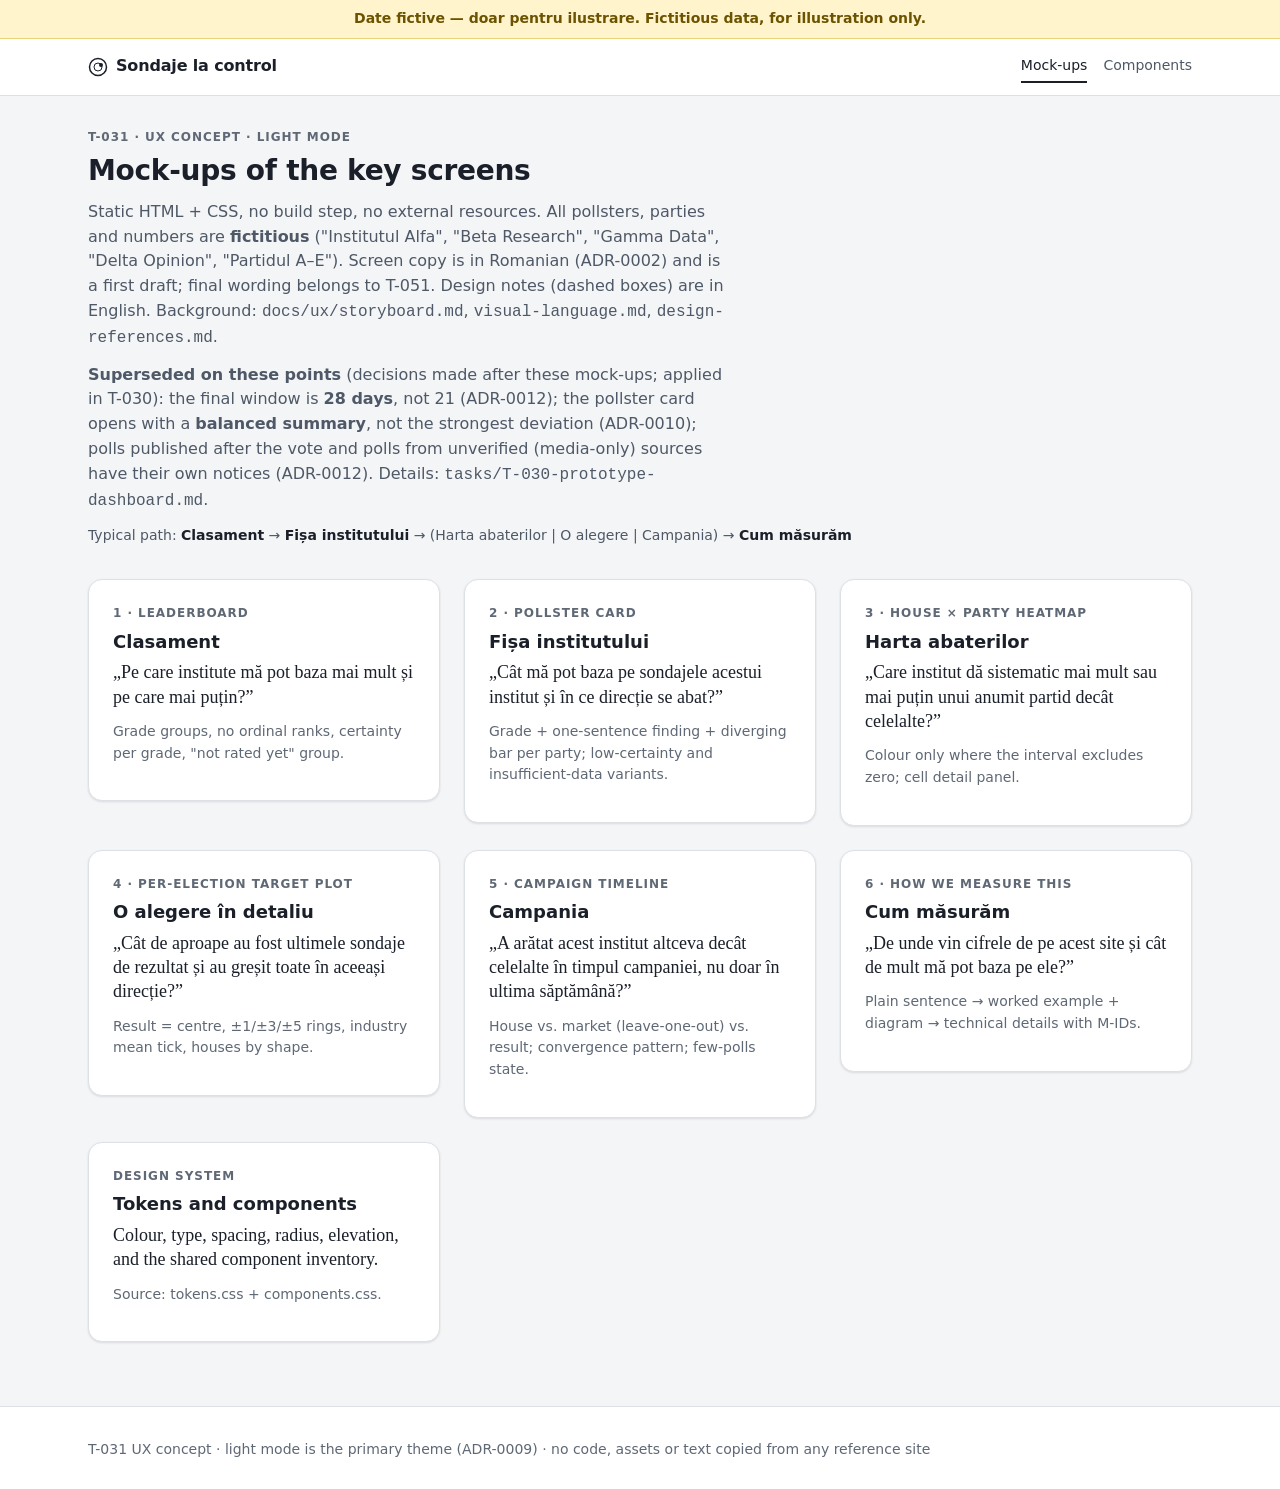
<file: docs/ux/mockups/index.html>
<!doctype html>
<html lang="en">
<head>
<meta charset="utf-8">
<meta name="viewport" content="width=device-width, initial-scale=1">
<title>T-031 UX concept · mock-ups</title>
<link rel="stylesheet" href="tokens.css">
<link rel="stylesheet" href="components.css">
<style>
  .screen-card h2 { font-size: var(--fs-md); margin-bottom: var(--space-2); }
  .screen-card .q { font-family: var(--font-serif); font-size: var(--fs-md); line-height: var(--lh-snug); margin: var(--space-2) 0 var(--space-3); color: var(--color-text); }
  .screen-card .meta { font-size: var(--fs-sm); color: var(--color-text-subtle); }
  .flow { font-size: var(--fs-sm); color: var(--color-text-muted); }
  .flow b { color: var(--color-text); }
</style>
</head>
<body>
<div class="fiction-banner" role="note">Date fictive — doar pentru ilustrare. Fictitious data, for illustration only.</div>
<header class="site-header">
  <div class="container">
    <a class="brand" href="index.html"><svg class="brand__mark" viewBox="0 0 20 20" aria-hidden="true"><circle cx="10" cy="10" r="8.5" fill="none" stroke="currentColor" stroke-width="1.5"/><circle cx="10" cy="10" r="4" fill="none" stroke="currentColor" stroke-width="1"/><circle cx="13" cy="8" r="2" fill="currentColor"/></svg>Sondaje la control</a>
    <nav class="nav" aria-label="Main">
      <a href="index.html" aria-current="page">Mock-ups</a>
      <a href="components.html">Components</a>
    </nav>
  </div>
</header>

<main class="container">
  <div class="page-head" style="margin-top:var(--space-6)">
    <p class="eyebrow">T-031 · UX concept · light mode</p>
    <h1>Mock-ups of the key screens</h1>
    <p class="prose muted" style="margin-top:var(--space-3)">Static HTML + CSS, no build step, no external resources. All pollsters, parties and numbers are <strong>fictitious</strong> ("Institutul Alfa", "Beta Research", "Gamma Data", "Delta Opinion", "Partidul A–E"). Screen copy is in Romanian (ADR-0002) and is a first draft; final wording belongs to T-051. Design notes (dashed boxes) are in English. Background: <code>docs/ux/storyboard.md</code>, <code>visual-language.md</code>, <code>design-references.md</code>.</p>
    <p class="prose muted" style="margin-top:var(--space-3)"><strong>Superseded on these points</strong> (decisions made after these mock-ups; applied in T-030): the final window is <strong>28 days</strong>, not 21 (ADR-0012); the pollster card opens with a <strong>balanced summary</strong>, not the strongest deviation (ADR-0010); polls published after the vote and polls from unverified (media-only) sources have their own notices (ADR-0012). Details: <code>tasks/T-030-prototype-dashboard.md</code>.</p>
    <p class="flow" style="margin-top:var(--space-3)">Typical path: <b>Clasament</b> → <b>Fișa institutului</b> → (Harta abaterilor | O alegere | Campania) → <b>Cum măsurăm</b></p>
  </div>

  <div class="grid-3">
    <a class="card card--link screen-card" href="leaderboard.html">
      <p class="eyebrow">1 · Leaderboard</p>
      <h2>Clasament</h2>
      <p class="q">„Pe care institute mă pot baza mai mult și pe care mai puțin?”</p>
      <p class="meta">Grade groups, no ordinal ranks, certainty per grade, "not rated yet" group.</p>
    </a>
    <a class="card card--link screen-card" href="pollster-card.html">
      <p class="eyebrow">2 · Pollster card</p>
      <h2>Fișa institutului</h2>
      <p class="q">„Cât mă pot baza pe sondajele acestui institut și în ce direcție se abat?”</p>
      <p class="meta">Grade + one-sentence finding + diverging bar per party; low-certainty and insufficient-data variants.</p>
    </a>
    <a class="card card--link screen-card" href="heatmap.html">
      <p class="eyebrow">3 · House × party heatmap</p>
      <h2>Harta abaterilor</h2>
      <p class="q">„Care institut dă sistematic mai mult sau mai puțin unui anumit partid decât celelalte?”</p>
      <p class="meta">Colour only where the interval excludes zero; cell detail panel.</p>
    </a>
    <a class="card card--link screen-card" href="target-plot.html">
      <p class="eyebrow">4 · Per-election target plot</p>
      <h2>O alegere în detaliu</h2>
      <p class="q">„Cât de aproape au fost ultimele sondaje de rezultat și au greșit toate în aceeași direcție?”</p>
      <p class="meta">Result = centre, ±1/±3/±5 rings, industry mean tick, houses by shape.</p>
    </a>
    <a class="card card--link screen-card" href="timeline.html">
      <p class="eyebrow">5 · Campaign timeline</p>
      <h2>Campania</h2>
      <p class="q">„A arătat acest institut altceva decât celelalte în timpul campaniei, nu doar în ultima săptămână?”</p>
      <p class="meta">House vs. market (leave-one-out) vs. result; convergence pattern; few-polls state.</p>
    </a>
    <a class="card card--link screen-card" href="methodology.html">
      <p class="eyebrow">6 · How we measure this</p>
      <h2>Cum măsurăm</h2>
      <p class="q">„De unde vin cifrele de pe acest site și cât de mult mă pot baza pe ele?”</p>
      <p class="meta">Plain sentence → worked example + diagram → technical details with M-IDs.</p>
    </a>
    <a class="card card--link screen-card" href="components.html">
      <p class="eyebrow">Design system</p>
      <h2>Tokens and components</h2>
      <p class="q">Colour, type, spacing, radius, elevation, and the shared component inventory.</p>
      <p class="meta">Source: tokens.css + components.css.</p>
    </a>
  </div>
</main>

<footer class="site-footer">
  <div class="container">T-031 UX concept · light mode is the primary theme (ADR-0009) · no code, assets or text copied from any reference site</div>
</footer>
</body>
</html>
</file>
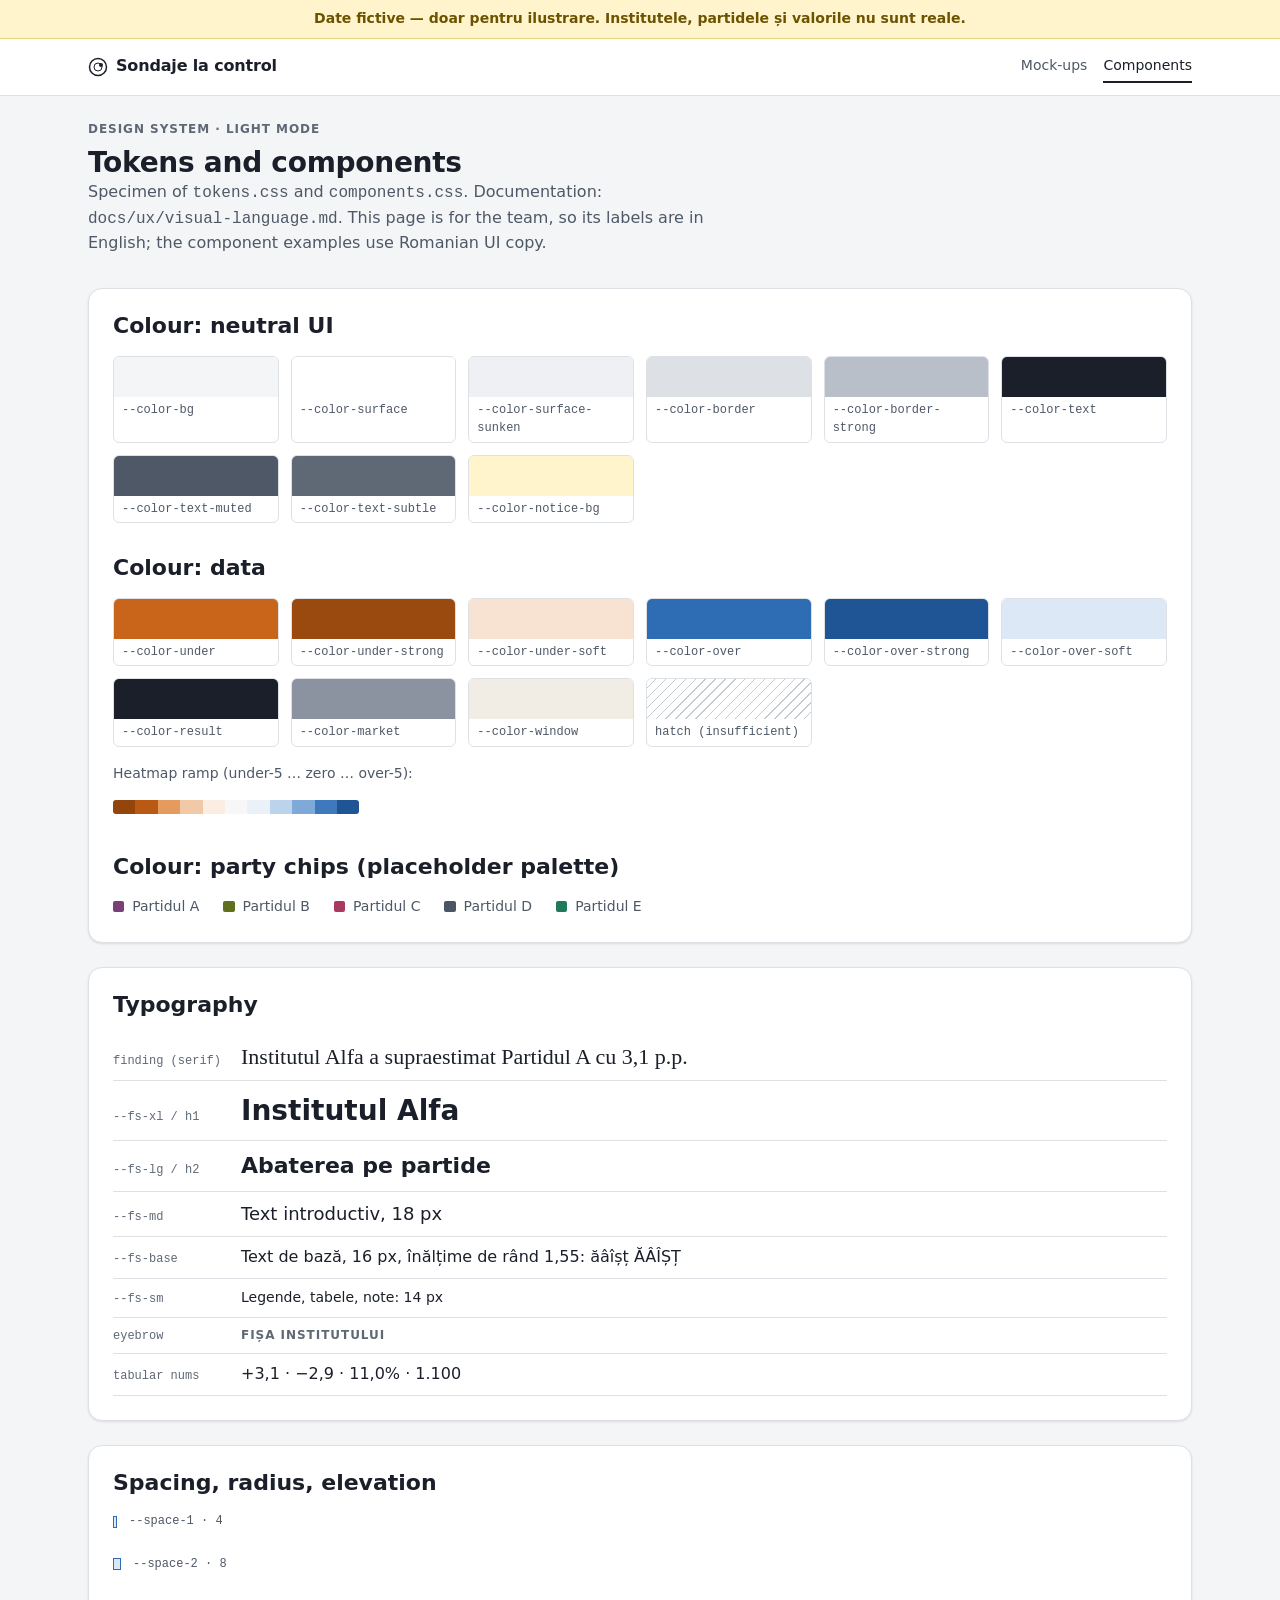
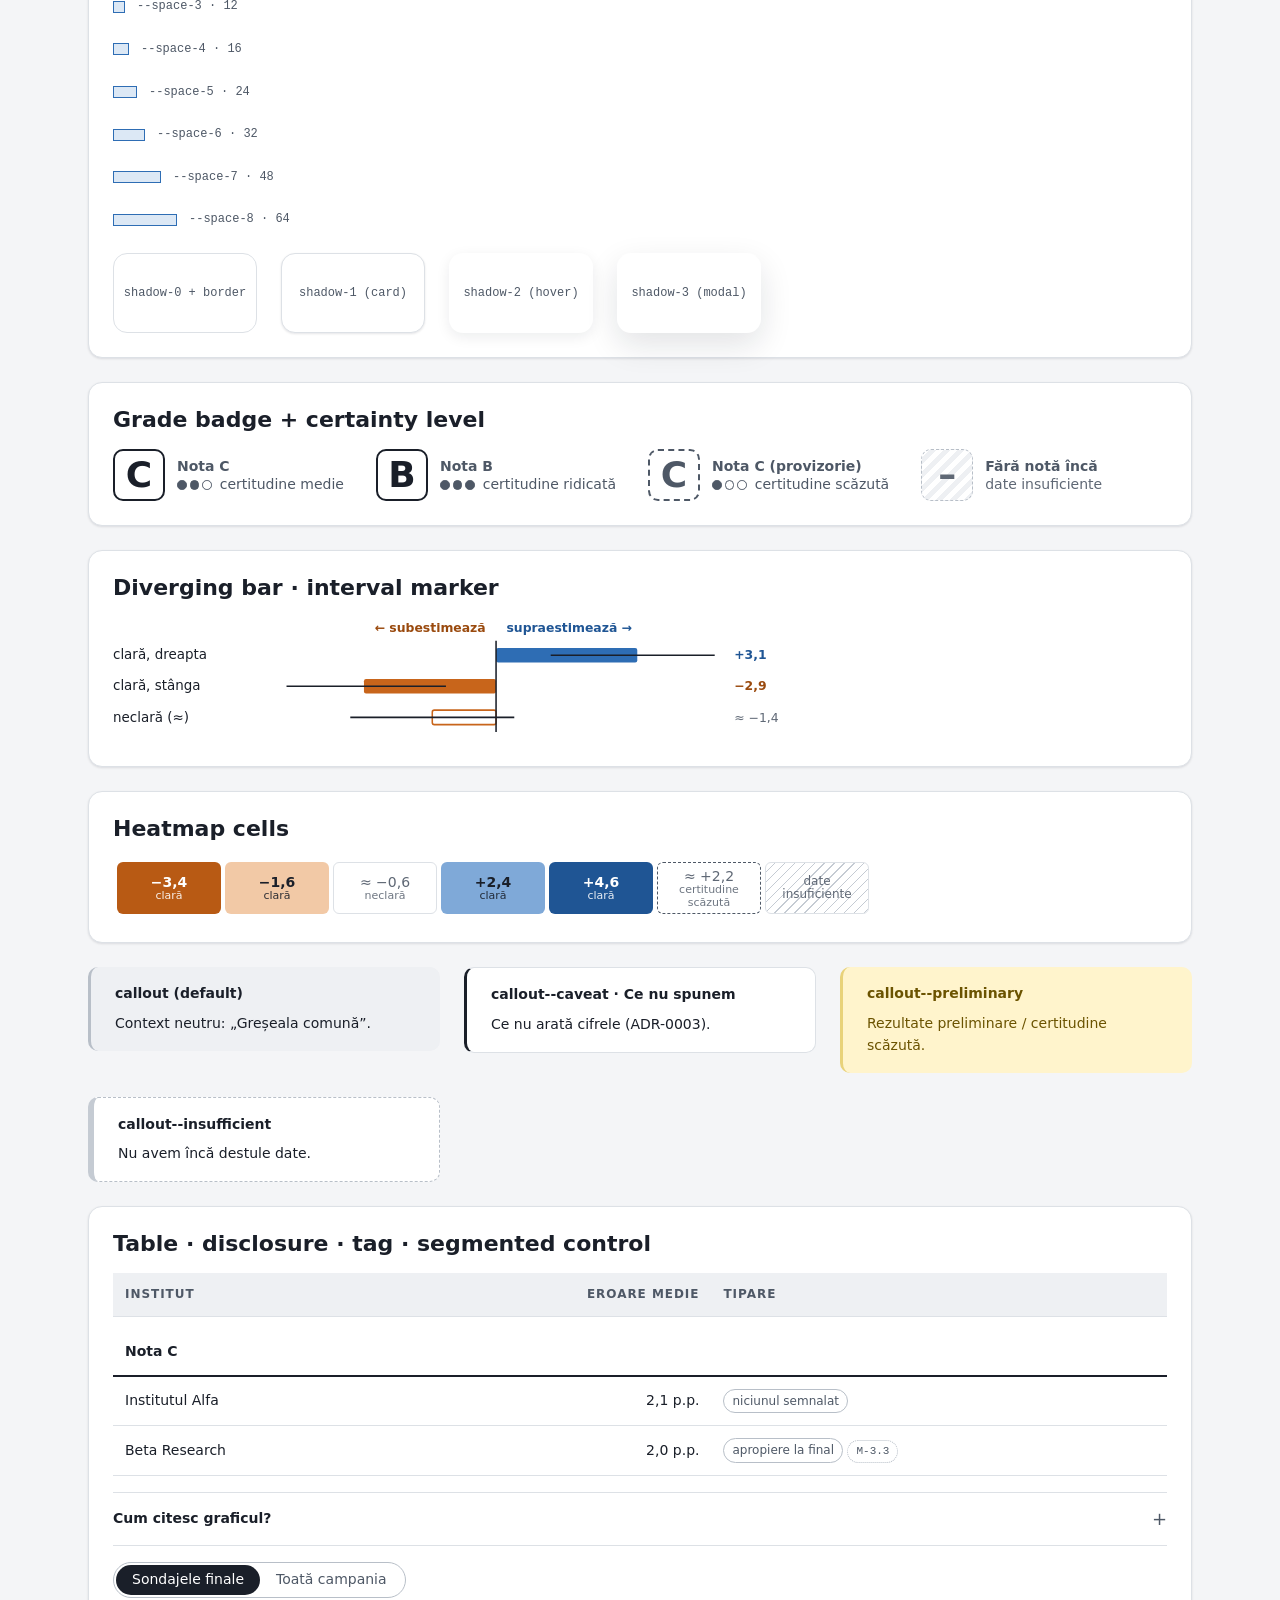
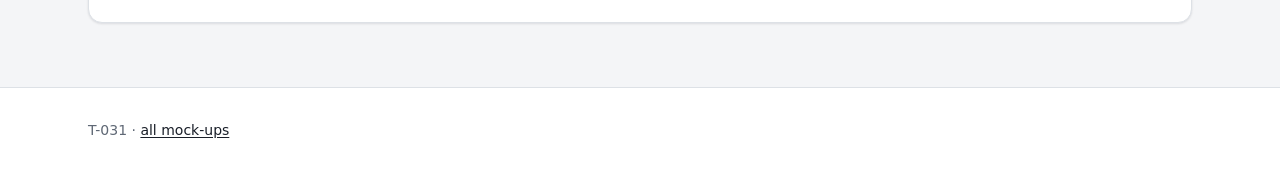
<file: docs/ux/mockups/components.html>
<!doctype html>
<html lang="en">
<head>
<meta charset="utf-8">
<meta name="viewport" content="width=device-width, initial-scale=1">
<title>Tokens and components · T-031</title>
<link rel="stylesheet" href="tokens.css">
<link rel="stylesheet" href="components.css">
<style>
  .swatches { display: grid; grid-template-columns: repeat(auto-fill, minmax(9rem, 1fr)); gap: var(--space-3); }
  .sw { border: 1px solid var(--color-border); border-radius: var(--radius-sm); overflow: hidden; font-size: var(--fs-xs); background: var(--color-surface); }
  .sw i { display: block; height: 2.5rem; }
  .sw span { display: block; padding: var(--space-1) var(--space-2); font-family: var(--font-mono); color: var(--color-text-muted); }
  .type-row { display: flex; gap: var(--space-4); align-items: baseline; border-bottom: 1px solid var(--color-border); padding: var(--space-2) 0; }
  .type-row code { width: 7rem; flex: none; font-size: var(--fs-xs); color: var(--color-text-subtle); }
  .space-row { display: flex; align-items: center; gap: var(--space-3); font-size: var(--fs-xs); font-family: var(--font-mono); color: var(--color-text-muted); }
  .space-row i { background: var(--color-over-soft); border: 1px solid var(--color-over); height: 0.75rem; display: block; }
  .elev { display: flex; gap: var(--space-5); flex-wrap: wrap; }
  .elev > div { width: 9rem; height: 5rem; background: var(--color-surface); border-radius: var(--radius-lg); display: grid; place-items: center; font-size: var(--fs-xs); font-family: var(--font-mono); color: var(--color-text-muted); }
  section h2 { margin-bottom: var(--space-4); }
</style>
</head>
<body>
<div class="fiction-banner" role="note">Date fictive — doar pentru ilustrare. Institutele, partidele și valorile nu sunt reale.</div>
<header class="site-header">
  <div class="container">
    <a class="brand" href="index.html"><svg class="brand__mark" viewBox="0 0 20 20" aria-hidden="true"><circle cx="10" cy="10" r="8.5" fill="none" stroke="currentColor" stroke-width="1.5"/><circle cx="10" cy="10" r="4" fill="none" stroke="currentColor" stroke-width="1"/><circle cx="13" cy="8" r="2" fill="currentColor"/></svg>Sondaje la control</a>
    <nav class="nav" aria-label="Principal">
      <a href="index.html">Mock-ups</a>
      <a href="components.html" aria-current="page">Components</a>
    </nav>
  </div>
</header>

<main class="container stack" style="padding-top:var(--space-5)">
  <div class="page-head">
    <p class="eyebrow">Design system · light mode</p>
    <h1>Tokens and components</h1>
    <p class="muted prose">Specimen of <code>tokens.css</code> and <code>components.css</code>. Documentation: <code>docs/ux/visual-language.md</code>. This page is for the team, so its labels are in English; the component examples use Romanian UI copy.</p>
  </div>

  <section class="card">
    <h2>Colour: neutral UI</h2>
    <div class="swatches">
      <div class="sw"><i style="background:var(--color-bg)"></i><span>--color-bg</span></div>
      <div class="sw"><i style="background:var(--color-surface)"></i><span>--color-surface</span></div>
      <div class="sw"><i style="background:var(--color-surface-sunken)"></i><span>--color-surface-sunken</span></div>
      <div class="sw"><i style="background:var(--color-border)"></i><span>--color-border</span></div>
      <div class="sw"><i style="background:var(--color-border-strong)"></i><span>--color-border-strong</span></div>
      <div class="sw"><i style="background:var(--color-text)"></i><span>--color-text</span></div>
      <div class="sw"><i style="background:var(--color-text-muted)"></i><span>--color-text-muted</span></div>
      <div class="sw"><i style="background:var(--color-text-subtle)"></i><span>--color-text-subtle</span></div>
      <div class="sw"><i style="background:var(--color-notice-bg)"></i><span>--color-notice-bg</span></div>
    </div>
    <h2 style="margin-top:var(--space-6)">Colour: data</h2>
    <div class="swatches">
      <div class="sw"><i style="background:var(--color-under)"></i><span>--color-under</span></div>
      <div class="sw"><i style="background:var(--color-under-strong)"></i><span>--color-under-strong</span></div>
      <div class="sw"><i style="background:var(--color-under-soft)"></i><span>--color-under-soft</span></div>
      <div class="sw"><i style="background:var(--color-over)"></i><span>--color-over</span></div>
      <div class="sw"><i style="background:var(--color-over-strong)"></i><span>--color-over-strong</span></div>
      <div class="sw"><i style="background:var(--color-over-soft)"></i><span>--color-over-soft</span></div>
      <div class="sw"><i style="background:var(--color-result)"></i><span>--color-result</span></div>
      <div class="sw"><i style="background:var(--color-market)"></i><span>--color-market</span></div>
      <div class="sw"><i style="background:var(--color-window)"></i><span>--color-window</span></div>
      <div class="sw"><i class="swatch-insufficient" style="background-color:transparent"></i><span>hatch (insufficient)</span></div>
    </div>
    <p class="text-small muted" style="margin-top:var(--space-4)">Heatmap ramp (under-5 … zero … over-5):</p>
    <span class="ramp" aria-hidden="true"><i style="background:var(--heat-under-5)"></i><i style="background:var(--heat-under-4)"></i><i style="background:var(--heat-under-3)"></i><i style="background:var(--heat-under-2)"></i><i style="background:var(--heat-under-1)"></i><i style="background:var(--heat-zero)"></i><i style="background:var(--heat-over-1)"></i><i style="background:var(--heat-over-2)"></i><i style="background:var(--heat-over-3)"></i><i style="background:var(--heat-over-4)"></i><i style="background:var(--heat-over-5)"></i></span>
    <h2 style="margin-top:var(--space-6)">Colour: party chips (placeholder palette)</h2>
    <div class="legend">
      <span class="party party--a"><span class="party__swatch"></span>Partidul A</span>
      <span class="party party--b"><span class="party__swatch"></span>Partidul B</span>
      <span class="party party--c"><span class="party__swatch"></span>Partidul C</span>
      <span class="party party--d"><span class="party__swatch"></span>Partidul D</span>
      <span class="party party--e"><span class="party__swatch"></span>Partidul E</span>
    </div>
  </section>

  <section class="card">
    <h2>Typography</h2>
    <div class="type-row"><code>finding (serif)</code><p class="finding" style="margin:0">Institutul Alfa a supraestimat Partidul A cu 3,1 p.p.</p></div>
    <div class="type-row"><code>--fs-xl / h1</code><span style="font-size:var(--fs-xl);font-weight:600">Institutul Alfa</span></div>
    <div class="type-row"><code>--fs-lg / h2</code><span style="font-size:var(--fs-lg);font-weight:600">Abaterea pe partide</span></div>
    <div class="type-row"><code>--fs-md</code><span style="font-size:var(--fs-md)">Text introductiv, 18 px</span></div>
    <div class="type-row"><code>--fs-base</code><span>Text de bază, 16 px, înălțime de rând 1,55: ăâîșț ĂÂÎȘȚ</span></div>
    <div class="type-row"><code>--fs-sm</code><span style="font-size:var(--fs-sm)">Legende, tabele, note: 14 px</span></div>
    <div class="type-row"><code>eyebrow</code><span class="eyebrow" style="margin:0">Fișa institutului</span></div>
    <div class="type-row"><code>tabular nums</code><span class="num">+3,1 · −2,9 · 11,0% · 1.100</span></div>
  </section>

  <section class="card">
    <h2>Spacing, radius, elevation</h2>
    <div class="stack" style="--gap:0">
      <div class="space-row"><i style="width:var(--space-1)"></i>--space-1 · 4</div>
      <div class="space-row"><i style="width:var(--space-2)"></i>--space-2 · 8</div>
      <div class="space-row"><i style="width:var(--space-3)"></i>--space-3 · 12</div>
      <div class="space-row"><i style="width:var(--space-4)"></i>--space-4 · 16</div>
      <div class="space-row"><i style="width:var(--space-5)"></i>--space-5 · 24</div>
      <div class="space-row"><i style="width:var(--space-6)"></i>--space-6 · 32</div>
      <div class="space-row"><i style="width:var(--space-7)"></i>--space-7 · 48</div>
      <div class="space-row"><i style="width:var(--space-8)"></i>--space-8 · 64</div>
    </div>
    <div class="elev" style="margin-top:var(--space-5)">
      <div style="border:1px solid var(--color-border);box-shadow:var(--shadow-0)">shadow-0 + border</div>
      <div style="border:1px solid var(--color-border);box-shadow:var(--shadow-1)">shadow-1 (card)</div>
      <div style="box-shadow:var(--shadow-2)">shadow-2 (hover)</div>
      <div style="box-shadow:var(--shadow-3)">shadow-3 (modal)</div>
    </div>
  </section>

  <section class="card">
    <h2>Grade badge + certainty level</h2>
    <div class="legend" style="gap:var(--space-6)">
      <span class="grade"><span class="grade__letter">C</span><span class="grade__text"><span class="grade__label">Nota C</span><span class="certainty"><span class="certainty__meter" aria-hidden="true"><i class="on"></i><i class="on"></i><i></i></span>certitudine medie</span></span></span>
      <span class="grade"><span class="grade__letter">B</span><span class="grade__text"><span class="grade__label">Nota B</span><span class="certainty"><span class="certainty__meter" aria-hidden="true"><i class="on"></i><i class="on"></i><i class="on"></i></span>certitudine ridicată</span></span></span>
      <span class="grade is-low"><span class="grade__letter">C</span><span class="grade__text"><span class="grade__label">Nota C (provizorie)</span><span class="certainty"><span class="certainty__meter" aria-hidden="true"><i class="on"></i><i></i><i></i></span>certitudine scăzută</span></span></span>
      <span class="grade is-unrated"><span class="grade__letter">–</span><span class="grade__text"><span class="grade__label">Fără notă încă</span><span class="subtle">date insuficiente</span></span></span>
    </div>
  </section>

  <section class="card">
    <h2>Diverging bar · interval marker</h2>
    <svg class="chart" viewBox="0 0 680 120" role="img" aria-label="Exemple de bare divergente: clară, neclară, spre stânga și spre dreapta" style="max-width:44rem">
      <!-- x(v) = 370 + 44·v -->
      <text x="360" y="14" text-anchor="end" class="t-under">← subestimează</text>
      <text x="380" y="14" class="t-over">supraestimează →</text>
      <text x="0" y="40" class="t-label">clară, dreapta</text>
      <rect class="db-over" x="370" y="29" width="136.4" height="14" rx="2"/>
      <line class="whisker" x1="422.8" y1="36" x2="581.2" y2="36"/>
      <text x="600" y="40" class="t-over">+3,1</text>
      <text x="0" y="70" class="t-label">clară, stânga</text>
      <rect class="db-under" x="242.4" y="59" width="127.6" height="14" rx="2"/>
      <line class="whisker" x1="167.6" y1="66" x2="321.6" y2="66"/>
      <text x="600" y="70" class="t-under">−2,9</text>
      <text x="0" y="100" class="t-label">neclară (≈)</text>
      <rect class="db-under is-ns" x="308.4" y="89" width="61.6" height="14" rx="2"/>
      <line class="whisker" x1="229.2" y1="96" x2="387.6" y2="96"/>
      <text x="600" y="100" class="t-ns">≈ −1,4</text>
      <line class="zero" x1="370" y1="22" x2="370" y2="110"/>
    </svg>
  </section>

  <section class="card">
    <h2>Heatmap cells</h2>
    <table class="heatmap"><tbody><tr>
      <td class="heat h-u4">−3,4<small>clară</small></td>
      <td class="heat h-u2">−1,6<small>clară</small></td>
      <td class="heat is-ns">≈ −0,6<small>neclară</small></td>
      <td class="heat h-o3">+2,4<small>clară</small></td>
      <td class="heat h-o5 ">+4,6<small>clară</small></td>
      <td class="heat is-ns is-low">≈ +2,2<small>certitudine scăzută</small></td>
      <td class="heat is-insufficient">date insuficiente</td>
    </tr></tbody></table>
  </section>

  <section class="grid-2">
    <aside class="callout"><p class="callout__title">callout (default)</p><p>Context neutru: „Greșeala comună”.</p></aside>
    <aside class="callout callout--caveat"><p class="callout__title">callout--caveat · Ce nu spunem</p><p>Ce nu arată cifrele (ADR-0003).</p></aside>
    <aside class="callout callout--preliminary"><p class="callout__title">callout--preliminary</p><p>Rezultate preliminare / certitudine scăzută.</p></aside>
    <aside class="callout callout--insufficient"><p class="callout__title">callout--insufficient</p><p>Nu avem încă destule date.</p></aside>
  </section>

  <section class="card">
    <h2>Table · disclosure · tag · segmented control</h2>
    <table class="table">
      <thead><tr><th>Institut</th><th class="num">Eroare medie</th><th>Tipare</th></tr></thead>
      <tbody>
        <tr class="group-row"><th colspan="3">Nota C</th></tr>
        <tr><td>Institutul Alfa</td><td class="num">2,1 p.p.</td><td><span class="tag">niciunul semnalat</span></td></tr>
        <tr><td>Beta Research</td><td class="num">2,0 p.p.</td><td><span class="tag">apropiere la final</span> <span class="tag tag--method">M-3.3</span></td></tr>
      </tbody>
    </table>
    <details class="disclosure" style="margin-top:var(--space-4)"><summary>Cum citesc graficul?</summary><div class="disclosure__body"><p>Al doilea nivel de informație.</p></div></details>
    <div class="segmented" role="group" aria-label="Exemplu" style="margin-top:var(--space-4)"><button type="button" aria-pressed="true">Sondajele finale</button><button type="button" aria-pressed="false">Toată campania</button></div>
  </section>
</main>

<footer class="site-footer">
  <div class="container">T-031 · <a href="index.html">all mock-ups</a></div>
</footer>
</body>
</html>
</file>
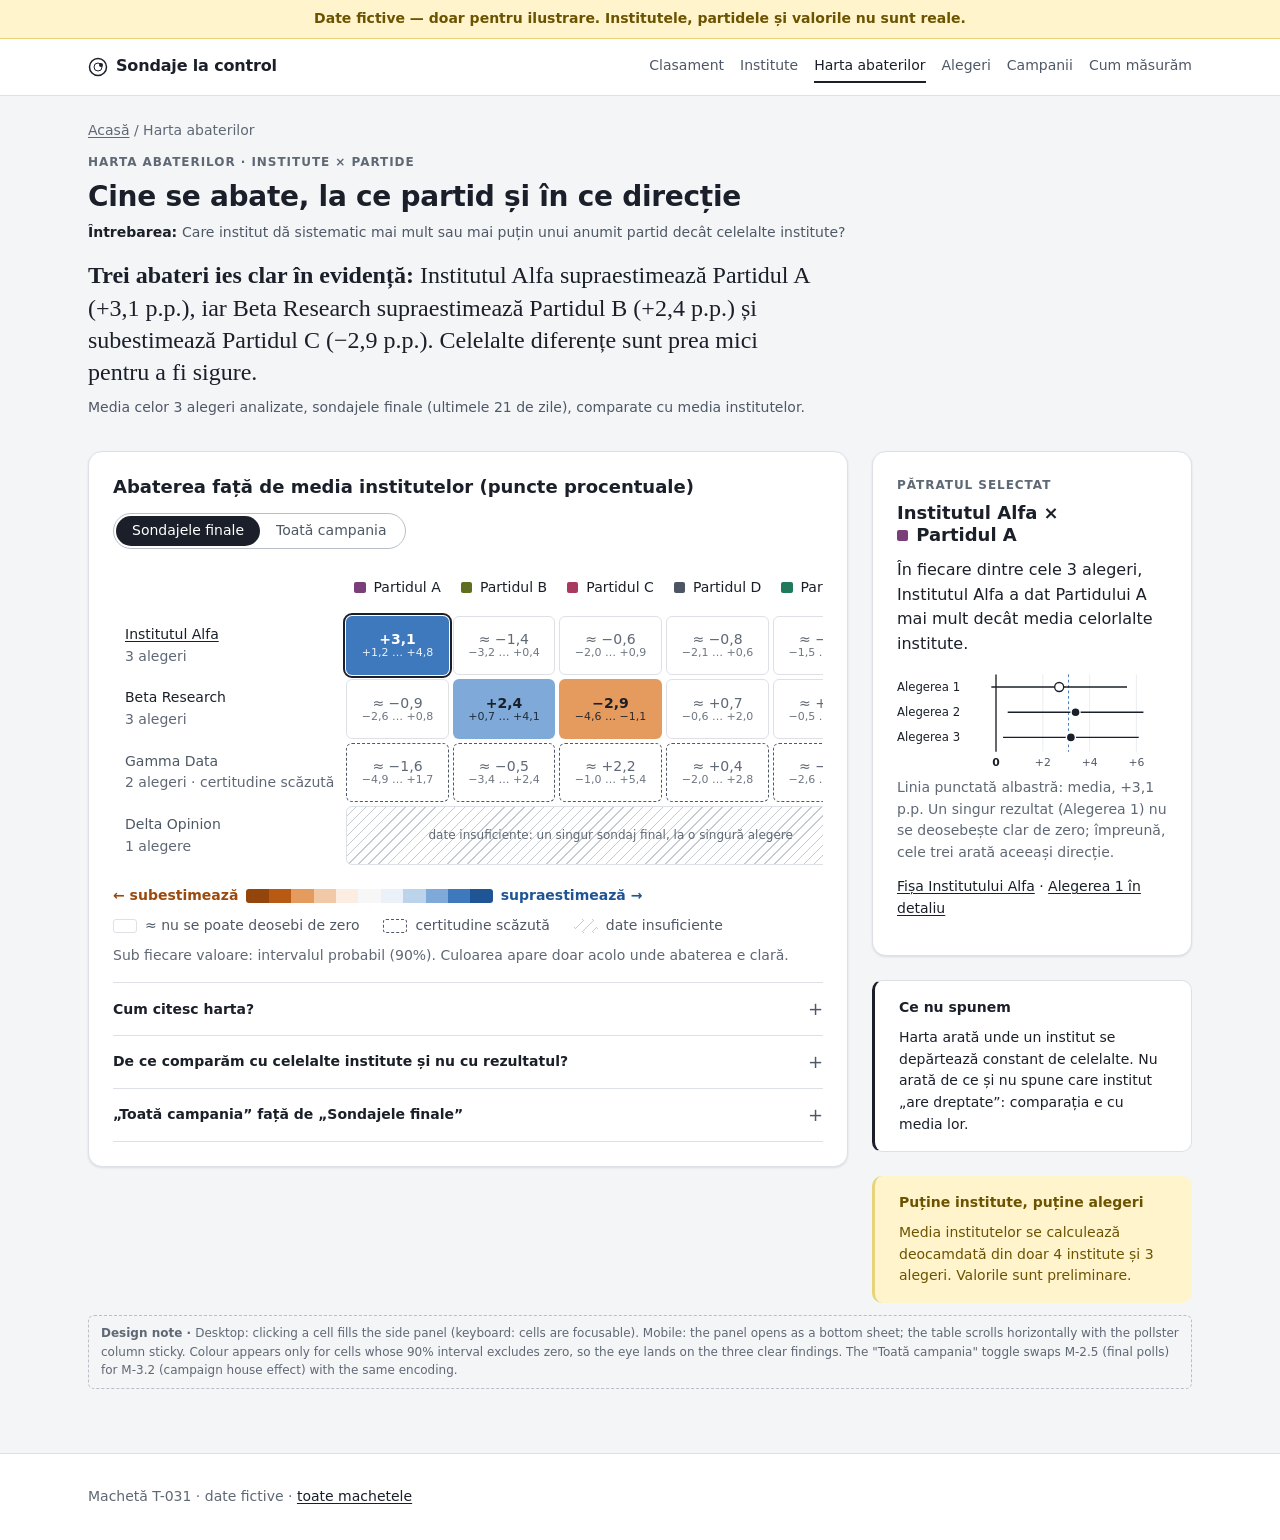
<file: docs/ux/mockups/heatmap.html>
<!doctype html>
<html lang="ro">
<head>
<meta charset="utf-8">
<meta name="viewport" content="width=device-width, initial-scale=1">
<title>Harta abaterilor · machetă T-031</title>
<link rel="stylesheet" href="tokens.css">
<link rel="stylesheet" href="components.css">
<style>
  .heat-layout { display: grid; grid-template-columns: minmax(0, 1fr) 20rem; gap: var(--space-5); align-items: start; }
  @media (max-width: 60rem) { .heat-layout { grid-template-columns: minmax(0, 1fr); } }
  .heatmap .row-low th { color: var(--color-text-muted); }
  .heat.is-selected { outline: 2px solid var(--color-text); outline-offset: 1px; }
</style>
</head>
<body>
<div class="fiction-banner" role="note">Date fictive — doar pentru ilustrare. Institutele, partidele și valorile nu sunt reale.</div>
<header class="site-header">
  <div class="container">
    <a class="brand" href="index.html"><svg class="brand__mark" viewBox="0 0 20 20" aria-hidden="true"><circle cx="10" cy="10" r="8.5" fill="none" stroke="currentColor" stroke-width="1.5"/><circle cx="10" cy="10" r="4" fill="none" stroke="currentColor" stroke-width="1"/><circle cx="13" cy="8" r="2" fill="currentColor"/></svg>Sondaje la control</a>
    <nav class="nav" aria-label="Principal">
      <a href="leaderboard.html">Clasament</a>
      <a href="pollster-card.html">Institute</a>
      <a href="heatmap.html" aria-current="page">Harta abaterilor</a>
      <a href="target-plot.html">Alegeri</a>
      <a href="timeline.html">Campanii</a>
      <a href="methodology.html">Cum măsurăm</a>
    </nav>
  </div>
</header>

<main class="container">
  <p class="breadcrumb"><a href="index.html">Acasă</a> / Harta abaterilor</p>

  <div class="page-head">
    <p class="eyebrow">Harta abaterilor · institute × partide</p>
    <h1>Cine se abate, la ce partid și în ce direcție</h1>
    <p class="question">Care institut dă sistematic mai mult sau mai puțin unui anumit partid decât celelalte institute?</p>
    <p class="finding finding--page"><strong>Trei abateri ies clar în evidență:</strong> Institutul Alfa supraestimează Partidul A (+3,1 p.p.), iar Beta Research supraestimează Partidul B (+2,4 p.p.) și subestimează Partidul C (−2,9 p.p.). Celelalte diferențe sunt prea mici pentru a fi sigure.</p>
    <p class="finding-meta">Media celor 3 alegeri analizate, sondajele finale (ultimele 21 de zile), comparate cu media institutelor.</p>
  </div>

  <div class="heat-layout">
    <section class="card" aria-labelledby="hm-title">
      <div class="card__head" style="align-items:center; flex-wrap:wrap">
        <h2 class="card__title" id="hm-title">Abaterea față de media institutelor (puncte procentuale)</h2>
        <div class="segmented" role="group" aria-label="Perioada">
          <button type="button" aria-pressed="true">Sondajele finale</button>
          <button type="button" aria-pressed="false">Toată campania</button>
        </div>
      </div>

      <div class="table-wrap" style="margin-top:var(--space-4)">
        <table class="heatmap">
          <caption class="visually-hidden">Abaterea fiecărui institut față de media institutelor, pe partide. Valorile cu „≈” nu se pot deosebi de zero.</caption>
          <thead>
            <tr>
              <td></td>
              <th scope="col"><span class="party party--a"><span class="party__swatch"></span>Partidul A</span></th>
              <th scope="col"><span class="party party--b"><span class="party__swatch"></span>Partidul B</span></th>
              <th scope="col"><span class="party party--c"><span class="party__swatch"></span>Partidul C</span></th>
              <th scope="col"><span class="party party--d"><span class="party__swatch"></span>Partidul D</span></th>
              <th scope="col"><span class="party party--e"><span class="party__swatch"></span>Partidul E</span></th>
            </tr>
          </thead>
          <tbody>
            <tr>
              <th scope="row"><a href="pollster-card.html">Institutul Alfa</a><br><small class="subtle">3 alegeri</small></th>
              <td class="heat h-o4 is-selected" tabindex="0">+3,1<small>+1,2 … +4,8</small></td>
              <td class="heat is-ns" tabindex="0">≈ −1,4<small>−3,2 … +0,4</small></td>
              <td class="heat is-ns" tabindex="0">≈ −0,6<small>−2,0 … +0,9</small></td>
              <td class="heat is-ns" tabindex="0">≈ −0,8<small>−2,1 … +0,6</small></td>
              <td class="heat is-ns" tabindex="0">≈ −0,3<small>−1,5 … +0,9</small></td>
            </tr>
            <tr>
              <th scope="row">Beta Research<br><small class="subtle">3 alegeri</small></th>
              <td class="heat is-ns" tabindex="0">≈ −0,9<small>−2,6 … +0,8</small></td>
              <td class="heat h-o3" tabindex="0">+2,4<small>+0,7 … +4,1</small></td>
              <td class="heat h-u3" tabindex="0">−2,9<small>−4,6 … −1,1</small></td>
              <td class="heat is-ns" tabindex="0">≈ +0,7<small>−0,6 … +2,0</small></td>
              <td class="heat is-ns" tabindex="0">≈ +0,7<small>−0,5 … +1,9</small></td>
            </tr>
            <tr class="row-low">
              <th scope="row">Gamma Data<br><small class="subtle">2 alegeri · certitudine scăzută</small></th>
              <td class="heat is-ns is-low" tabindex="0">≈ −1,6<small>−4,9 … +1,7</small></td>
              <td class="heat is-ns is-low" tabindex="0">≈ −0,5<small>−3,4 … +2,4</small></td>
              <td class="heat is-ns is-low" tabindex="0">≈ +2,2<small>−1,0 … +5,4</small></td>
              <td class="heat is-ns is-low" tabindex="0">≈ +0,4<small>−2,0 … +2,8</small></td>
              <td class="heat is-ns is-low" tabindex="0">≈ −0,5<small>−2,6 … +1,6</small></td>
            </tr>
            <tr class="row-low">
              <th scope="row">Delta Opinion<br><small class="subtle">1 alegere</small></th>
              <td class="heat is-insufficient" colspan="5" style="width:auto">date insuficiente: un singur sondaj final, la o singură alegere</td>
            </tr>
          </tbody>
        </table>
      </div>

      <div class="legend" style="margin-top:var(--space-4)">
        <span class="legend__item"><span class="under" style="font-weight:600">← subestimează</span>
          <span class="ramp" aria-hidden="true"><i style="background:var(--heat-under-5)"></i><i style="background:var(--heat-under-4)"></i><i style="background:var(--heat-under-3)"></i><i style="background:var(--heat-under-2)"></i><i style="background:var(--heat-under-1)"></i><i style="background:var(--heat-zero)"></i><i style="background:var(--heat-over-1)"></i><i style="background:var(--heat-over-2)"></i><i style="background:var(--heat-over-3)"></i><i style="background:var(--heat-over-4)"></i><i style="background:var(--heat-over-5)"></i></span>
          <span class="over" style="font-weight:600">supraestimează →</span></span>
        <span class="legend__item"><span class="legend__swatch" style="background:var(--color-surface);border-color:var(--color-border)"></span>≈ nu se poate deosebi de zero</span>
        <span class="legend__item"><span class="legend__swatch" style="border:1.5px dashed var(--color-text-muted)"></span>certitudine scăzută</span>
        <span class="legend__item"><span class="legend__swatch swatch-insufficient"></span>date insuficiente</span>
      </div>
      <p class="subtle text-small" style="margin-top:var(--space-2)">Sub fiecare valoare: intervalul probabil (90%). Culoarea apare doar acolo unde abaterea e clară.</p>

      <div style="margin-top:var(--space-4)">
        <details class="disclosure">
          <summary>Cum citesc harta?</summary>
          <div class="disclosure__body">
            <p>Fiecare pătrat compară un institut cu celelalte, pentru un partid. Albastru: institutul i-a dat partidului mai mult decât celelalte institute. Portocaliu: mai puțin. Cu cât culoarea e mai închisă, cu atât diferența e mai mare.</p>
            <p>Pătratele albe, cu „≈”, au o diferență prea mică sau prea nesigură ca să putem spune în ce direcție este.</p>
          </div>
        </details>
        <details class="disclosure">
          <summary>De ce comparăm cu celelalte institute și nu cu rezultatul?</summary>
          <div class="disclosure__body">
            <p>Uneori toate institutele greșesc în aceeași direcție, de exemplu când mulți alegători se hotărăsc în ultima zi. Asta nu spune nimic despre un institut anume. De aceea scădem mai întâi greșeala comună tuturor și ne uităm doar la ce rămâne. <a href="methodology.html#comparatie">Mai multe</a></p>
          </div>
        </details>
        <details class="disclosure">
          <summary>„Toată campania” față de „Sondajele finale”</summary>
          <div class="disclosure__body">
            <p>„Sondajele finale” compară ultimele sondaje dinaintea votului cu rezultatul. „Toată campania” compară fiecare sondaj cu media celorlalte institute din aceeași perioadă, pe ultimele 120 de zile. Un institut poate fi aproape de celelalte la final, dar departe de ele în restul campaniei. <a href="timeline.html">Vezi un exemplu</a></p>
          </div>
        </details>
      </div>
    </section>

    <aside class="stack" aria-label="Detaliu pentru pătratul selectat">
      <div class="card">
        <p class="eyebrow">Pătratul selectat</p>
        <h2 class="card__title">Institutul Alfa × <span class="party party--a"><span class="party__swatch"></span>Partidul A</span></h2>
        <p style="margin-top:var(--space-3)">În fiecare dintre cele 3 alegeri, Institutul Alfa a dat Partidului A mai mult decât media celorlalte institute.</p>
        <svg class="chart chart--mini" viewBox="0 0 300 120" role="img" aria-label="Abaterea pe fiecare alegere: Alegerea 1 +2,7, Alegerea 2 +3,4, Alegerea 3 +3,2 puncte procentuale; media +3,1">
          <!-- x(v) = 110 + 26·v -->
          <line class="grid" x1="162" y1="6" x2="162" y2="92"/>
          <line class="grid" x1="214" y1="6" x2="214" y2="92"/>
          <line class="grid" x1="266" y1="6" x2="266" y2="92"/>
          <line x1="190.6" y1="6" x2="190.6" y2="92" stroke="var(--color-over)" stroke-dasharray="3 3"/>
          <text x="0" y="24" class="t-label">Alegerea 1</text>
          <line class="im-whisker" x1="104.8" y1="20" x2="255.6" y2="20"/>
          <circle class="im-dot is-ns" cx="180.2" cy="20" r="5"/>
          <text x="0" y="52" class="t-label">Alegerea 2</text>
          <line class="im-whisker" x1="123" y1="48" x2="273.8" y2="48"/>
          <circle class="im-dot" cx="198.4" cy="48" r="5"/>
          <text x="0" y="80" class="t-label">Alegerea 3</text>
          <line class="im-whisker" x1="117.8" y1="76" x2="268.6" y2="76"/>
          <circle class="im-dot" cx="193.2" cy="76" r="5"/>
          <line class="zero" x1="110" y1="6" x2="110" y2="92"/>
          <text x="110" y="108" text-anchor="middle" class="t-strong">0</text>
          <text x="162" y="108" text-anchor="middle">+2</text>
          <text x="214" y="108" text-anchor="middle">+4</text>
          <text x="266" y="108" text-anchor="middle">+6</text>
        </svg>
        <p class="subtle text-small">Linia punctată albastră: media, +3,1 p.p. Un singur rezultat (Alegerea 1) nu se deosebește clar de zero; împreună, cele trei arată aceeași direcție.</p>
        <p class="text-small"><a href="pollster-card.html">Fișa Institutului Alfa</a> · <a href="target-plot.html">Alegerea 1 în detaliu</a></p>
      </div>
      <aside class="callout callout--caveat">
        <p class="callout__title">Ce nu spunem</p>
        <p>Harta arată unde un institut se depărtează constant de celelalte. Nu arată de ce și nu spune care institut „are dreptate”: comparația e cu media lor.</p>
      </aside>
      <aside class="callout callout--preliminary">
        <p class="callout__title">Puține institute, puține alegeri</p>
        <p>Media institutelor se calculează deocamdată din doar 4 institute și 3 alegeri. Valorile sunt preliminare.</p>
      </aside>
    </aside>
  </div>
  <p class="annot">Desktop: clicking a cell fills the side panel (keyboard: cells are focusable). Mobile: the panel opens as a bottom sheet; the table scrolls horizontally with the pollster column sticky. Colour appears only for cells whose 90% interval excludes zero, so the eye lands on the three clear findings. The "Toată campania" toggle swaps M-2.5 (final polls) for M-3.2 (campaign house effect) with the same encoding.</p>
</main>

<footer class="site-footer">
  <div class="container">Machetă T-031 · date fictive · <a href="index.html">toate machetele</a></div>
</footer>
</body>
</html>
</file>
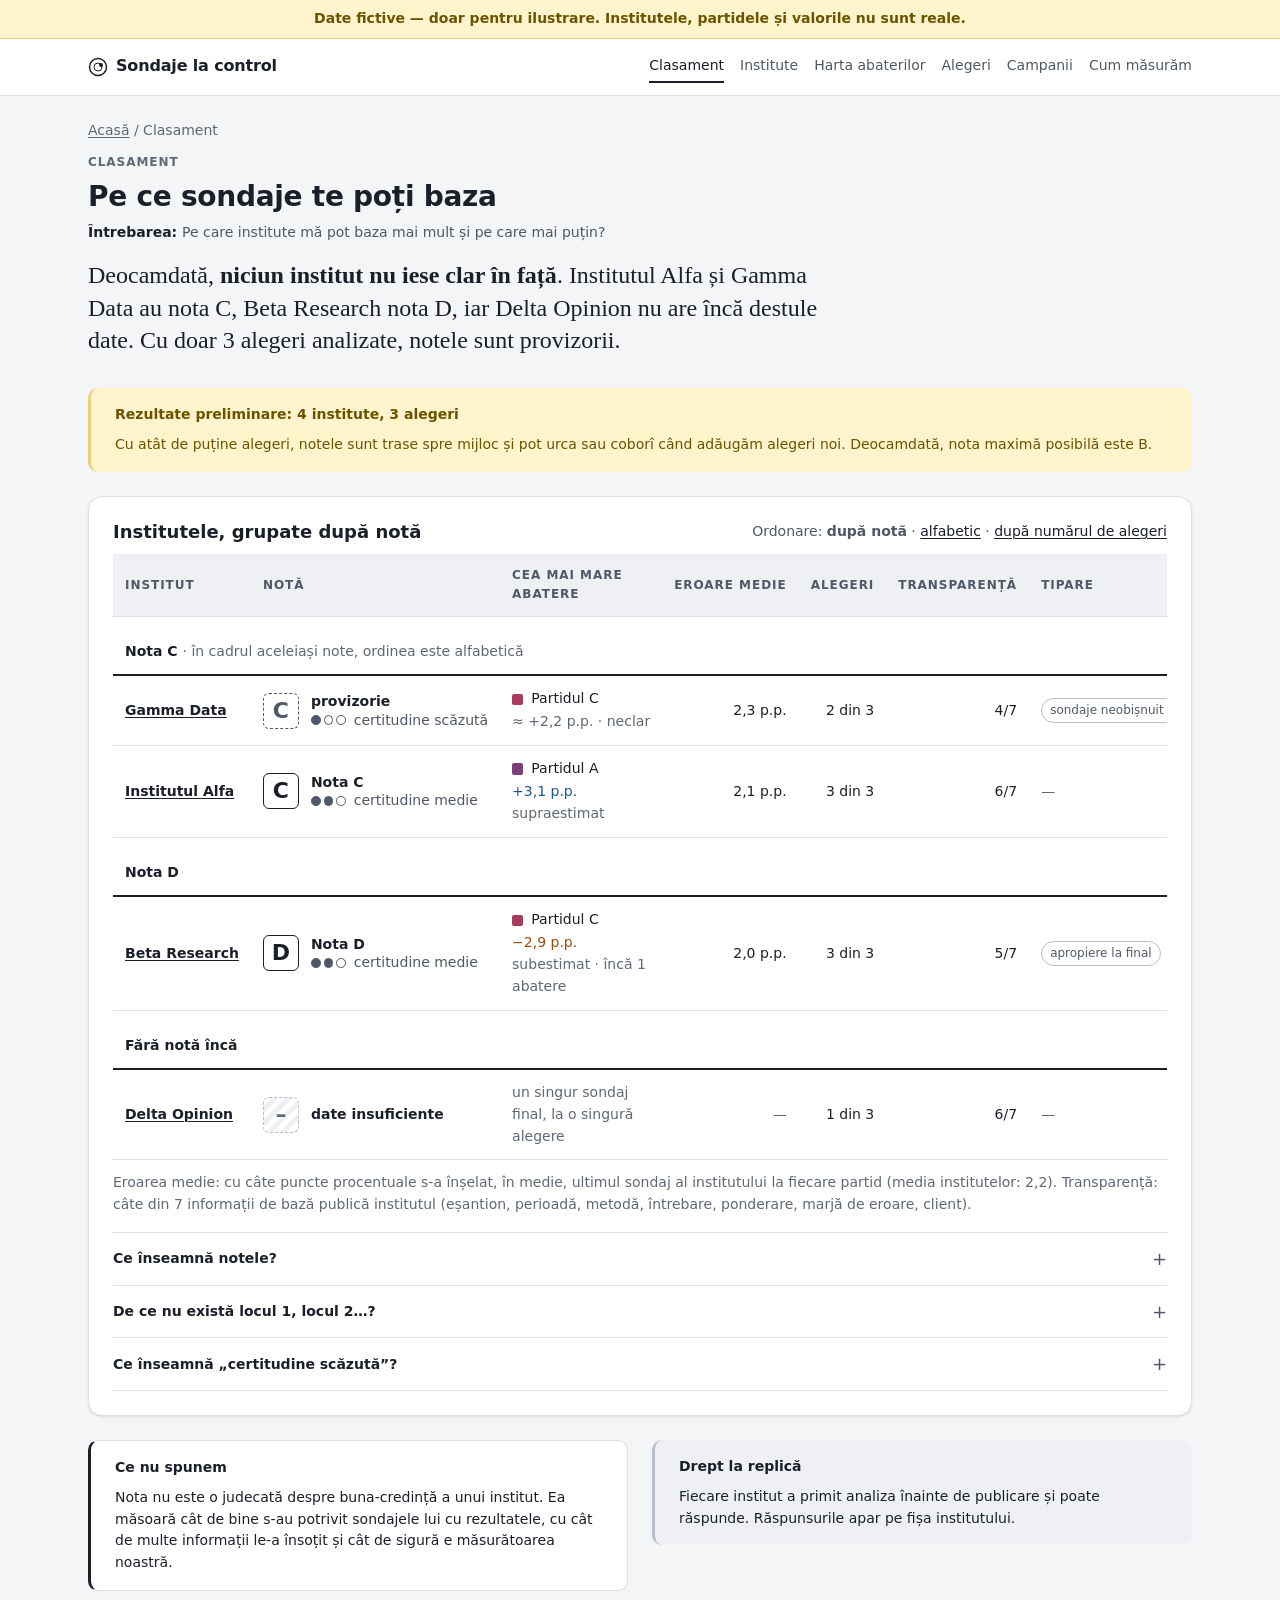
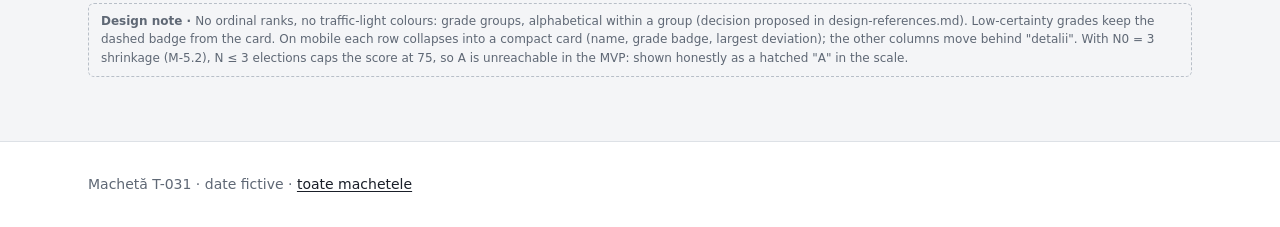
<file: docs/ux/mockups/leaderboard.html>
<!doctype html>
<html lang="ro">
<head>
<meta charset="utf-8">
<meta name="viewport" content="width=device-width, initial-scale=1">
<title>Clasament · machetă T-031</title>
<link rel="stylesheet" href="tokens.css">
<link rel="stylesheet" href="components.css">
<style>
  .scale { display: grid; grid-template-columns: repeat(5, minmax(0, 1fr)); gap: var(--space-2); margin-top: var(--space-3); }
  .scale > div { border: 1px solid var(--color-border); border-radius: var(--radius-sm); padding: var(--space-2) var(--space-3); font-size: var(--fs-xs); color: var(--color-text-muted); background: var(--color-surface); }
  .scale b { display: block; font-size: var(--fs-md); color: var(--color-text); }
  .scale .is-out { background: repeating-linear-gradient(135deg, var(--color-surface) 0 6px, var(--color-surface-sunken) 6px 12px); color: var(--color-text-subtle); }
  .scale .is-out b { color: var(--color-text-subtle); }
  @media (max-width: 40rem) { .scale { grid-template-columns: repeat(2, 1fr); } }
  .lb td:first-child { white-space: nowrap; }
  .lb td:first-child a { font-weight: var(--fw-semibold); }
  .sort { font-size: var(--fs-sm); color: var(--color-text-muted); }
</style>
</head>
<body>
<div class="fiction-banner" role="note">Date fictive — doar pentru ilustrare. Institutele, partidele și valorile nu sunt reale.</div>
<header class="site-header">
  <div class="container">
    <a class="brand" href="index.html"><svg class="brand__mark" viewBox="0 0 20 20" aria-hidden="true"><circle cx="10" cy="10" r="8.5" fill="none" stroke="currentColor" stroke-width="1.5"/><circle cx="10" cy="10" r="4" fill="none" stroke="currentColor" stroke-width="1"/><circle cx="13" cy="8" r="2" fill="currentColor"/></svg>Sondaje la control</a>
    <nav class="nav" aria-label="Principal">
      <a href="leaderboard.html" aria-current="page">Clasament</a>
      <a href="pollster-card.html">Institute</a>
      <a href="heatmap.html">Harta abaterilor</a>
      <a href="target-plot.html">Alegeri</a>
      <a href="timeline.html">Campanii</a>
      <a href="methodology.html">Cum măsurăm</a>
    </nav>
  </div>
</header>

<main class="container">
  <p class="breadcrumb"><a href="index.html">Acasă</a> / Clasament</p>

  <div class="page-head">
    <p class="eyebrow">Clasament</p>
    <h1>Pe ce sondaje te poți baza</h1>
    <p class="question">Pe care institute mă pot baza mai mult și pe care mai puțin?</p>
    <p class="finding finding--page">Deocamdată, <strong>niciun institut nu iese clar în față</strong>. Institutul Alfa și Gamma Data au nota C, Beta Research nota D, iar Delta Opinion nu are încă destule date. Cu doar 3 alegeri analizate, notele sunt provizorii.</p>
  </div>

  <aside class="callout callout--preliminary" style="margin-bottom:var(--space-5)">
    <p class="callout__title">Rezultate preliminare: 4 institute, 3 alegeri</p>
    <p>Cu atât de puține alegeri, notele sunt trase spre mijloc și pot urca sau coborî când adăugăm alegeri noi. Deocamdată, nota maximă posibilă este B.</p>
  </aside>

  <section class="card" aria-labelledby="lb-title">
    <div class="card__head" style="align-items:center; flex-wrap:wrap">
      <h2 class="card__title" id="lb-title">Institutele, grupate după notă</h2>
      <p class="sort" style="margin:0">Ordonare: <strong>după notă</strong> · <a href="#">alfabetic</a> · <a href="#">după numărul de alegeri</a></p>
    </div>
    <div class="table-wrap" style="margin-top:var(--space-3)">
      <table class="table lb">
        <thead>
          <tr>
            <th scope="col">Institut</th>
            <th scope="col">Notă</th>
            <th scope="col" title="față de media celorlalte institute">Cea mai mare abatere</th>
            <th scope="col" class="num">Eroare medie</th>
            <th scope="col" class="num">Alegeri</th>
            <th scope="col" class="num">Transparență</th>
            <th scope="col">Tipare</th>
          </tr>
        </thead>
        <tbody>
          <tr class="group-row"><th colspan="7">Nota C <span class="subtle" style="font-weight:400">· în cadrul aceleiași note, ordinea este alfabetică</span></th></tr>
          <tr>
            <td><a href="pollster-card.html">Gamma Data</a></td>
            <td>
              <span class="grade grade--sm is-low"><span class="grade__letter" aria-hidden="true">C</span><span class="grade__text"><span class="grade__label">provizorie</span><span class="certainty"><span class="certainty__meter" aria-hidden="true"><i class="on"></i><i></i><i></i></span>certitudine scăzută</span></span></span>
            </td>
            <td><span class="party party--c"><span class="party__swatch"></span>Partidul C</span> <span class="subtle num">≈ +2,2 p.p. · neclar</span></td>
            <td class="num">2,3 p.p.</td>
            <td class="num">2 din 3</td>
            <td class="num">4/7</td>
            <td><span class="tag">sondaje neobișnuit de stabile</span></td>
          </tr>
          <tr>
            <td><a href="pollster-card.html">Institutul Alfa</a></td>
            <td>
              <span class="grade grade--sm"><span class="grade__letter" aria-hidden="true">C</span><span class="grade__text"><span class="grade__label">Nota C</span><span class="certainty"><span class="certainty__meter" aria-hidden="true"><i class="on"></i><i class="on"></i><i></i></span>certitudine medie</span></span></span>
            </td>
            <td><span class="party party--a"><span class="party__swatch"></span>Partidul A</span> <span class="over num">+3,1 p.p.</span> <span class="subtle">supraestimat</span></td>
            <td class="num">2,1 p.p.</td>
            <td class="num">3 din 3</td>
            <td class="num">6/7</td>
            <td><span class="subtle">—</span></td>
          </tr>

          <tr class="group-row"><th colspan="7">Nota D</th></tr>
          <tr>
            <td><a href="pollster-card.html">Beta Research</a></td>
            <td>
              <span class="grade grade--sm"><span class="grade__letter" aria-hidden="true">D</span><span class="grade__text"><span class="grade__label">Nota D</span><span class="certainty"><span class="certainty__meter" aria-hidden="true"><i class="on"></i><i class="on"></i><i></i></span>certitudine medie</span></span></span>
            </td>
            <td><span class="party party--c"><span class="party__swatch"></span>Partidul C</span> <span class="under num">−2,9 p.p.</span> <span class="subtle">subestimat · încă 1 abatere</span></td>
            <td class="num">2,0 p.p.</td>
            <td class="num">3 din 3</td>
            <td class="num">5/7</td>
            <td><a class="tag" href="timeline.html" style="text-decoration:none">apropiere la final</a></td>
          </tr>

          <tr class="group-row"><th colspan="7">Fără notă încă</th></tr>
          <tr>
            <td><a href="pollster-card.html">Delta Opinion</a></td>
            <td>
              <span class="grade grade--sm is-unrated"><span class="grade__letter" aria-hidden="true">–</span><span class="grade__text"><span class="grade__label">date insuficiente</span></span></span>
            </td>
            <td class="subtle">un singur sondaj final, la o singură alegere</td>
            <td class="num subtle">—</td>
            <td class="num">1 din 3</td>
            <td class="num">6/7</td>
            <td><span class="subtle">—</span></td>
          </tr>
        </tbody>
      </table>
    </div>
    <p class="subtle text-small" style="margin-top:var(--space-3)">Eroarea medie: cu câte puncte procentuale s-a înșelat, în medie, ultimul sondaj al institutului la fiecare partid (media institutelor: 2,2). Transparență: câte din 7 informații de bază publică institutul (eșantion, perioadă, metodă, întrebare, ponderare, marjă de eroare, client).</p>

    <div style="margin-top:var(--space-4)">
      <details class="disclosure">
        <summary>Ce înseamnă notele?</summary>
        <div class="disclosure__body">
          <p>Nota combină cinci lucruri: cât de aproape au fost sondajele de rezultat, comparat cu celelalte institute; dacă există o abatere constantă spre un partid; cât de transparent e institutul; cum s-a comportat în campanie; și la câte alegeri l-am putut verifica.</p>
          <div class="scale" aria-label="Scara notelor">
            <div class="is-out"><b>A</b>85–100 · încă imposibil cu 3 alegeri</div>
            <div><b>B</b>70–84</div>
            <div><b>C</b>55–69</div>
            <div><b>D</b>40–54</div>
            <div><b>F</b>sub 40</div>
          </div>
          <p style="margin-top:var(--space-3)"><a href="methodology.html#nota">Cum se calculează nota, pas cu pas</a></p>
        </div>
      </details>
      <details class="disclosure">
        <summary>De ce nu există locul 1, locul 2…?</summary>
        <div class="disclosure__body">
          <p>Diferențele dintre institutele cu aceeași notă sunt mai mici decât incertitudinea măsurătorii. Un „loc 1” ar sugera o precizie pe care datele nu o au. De aceea grupăm institutele pe note și le ordonăm alfabetic în interiorul grupului.</p>
        </div>
      </details>
      <details class="disclosure">
        <summary>Ce înseamnă „certitudine scăzută”?</summary>
        <div class="disclosure__body">
          <p>Certitudinea depinde de numărul de alegeri la care am putut verifica institutul: scăzută sub 3 alegeri, medie între 3 și 5, ridicată de la 6 alegeri în sus. O notă cu certitudine scăzută e o primă estimare.</p>
        </div>
      </details>
    </div>
  </section>

  <div class="grid-2" style="margin-top:var(--space-5)">
    <aside class="callout callout--caveat">
      <p class="callout__title">Ce nu spunem</p>
      <p>Nota nu este o judecată despre buna-credință a unui institut. Ea măsoară cât de bine s-au potrivit sondajele lui cu rezultatele, cu cât de multe informații le-a însoțit și cât de sigură e măsurătoarea noastră.</p>
    </aside>
    <aside class="callout">
      <p class="callout__title">Drept la replică</p>
      <p>Fiecare institut a primit analiza înainte de publicare și poate răspunde. Răspunsurile apar pe fișa institutului.</p>
    </aside>
  </div>
  <p class="annot">No ordinal ranks, no traffic-light colours: grade groups, alphabetical within a group (decision proposed in design-references.md). Low-certainty grades keep the dashed badge from the card. On mobile each row collapses into a compact card (name, grade badge, largest deviation); the other columns move behind "detalii". With N0 = 3 shrinkage (M-5.2), N ≤ 3 elections caps the score at 75, so A is unreachable in the MVP: shown honestly as a hatched "A" in the scale.</p>
</main>

<footer class="site-footer">
  <div class="container">Machetă T-031 · date fictive · <a href="index.html">toate machetele</a></div>
</footer>
</body>
</html>
</file>
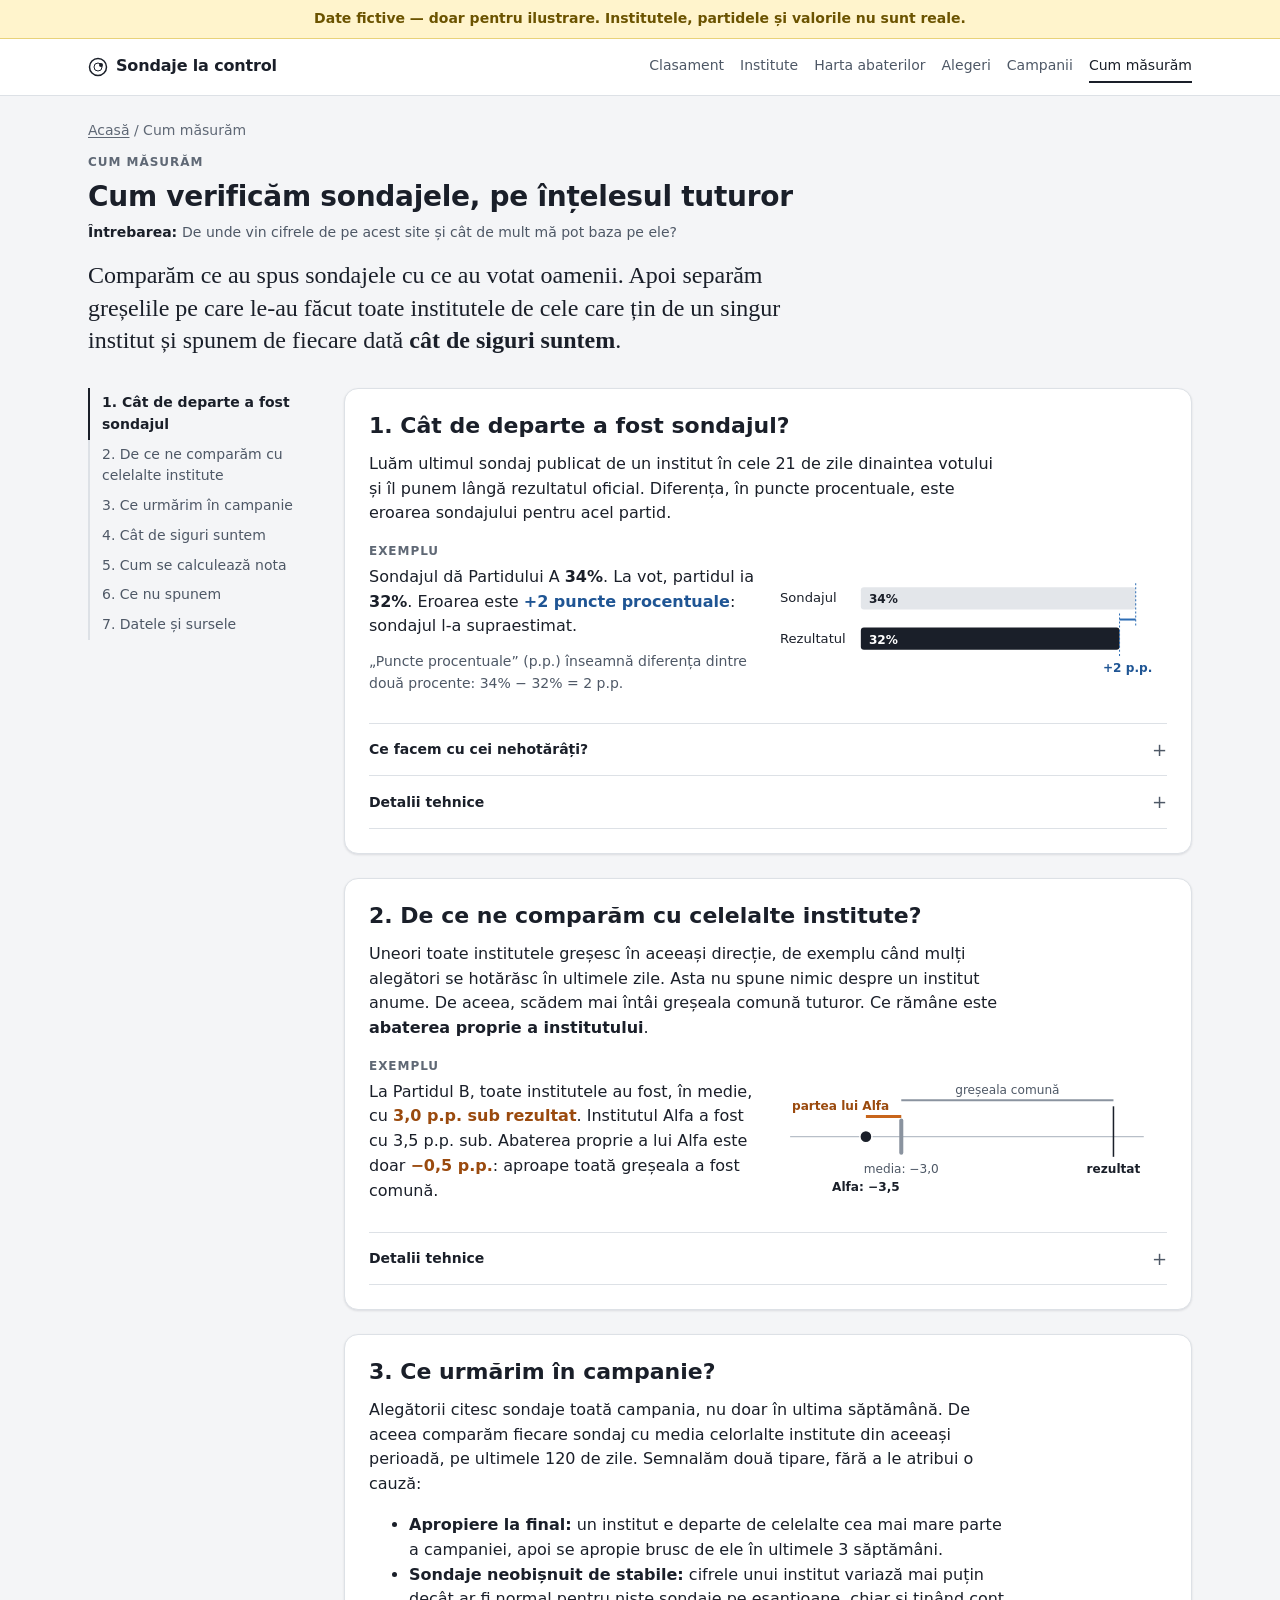
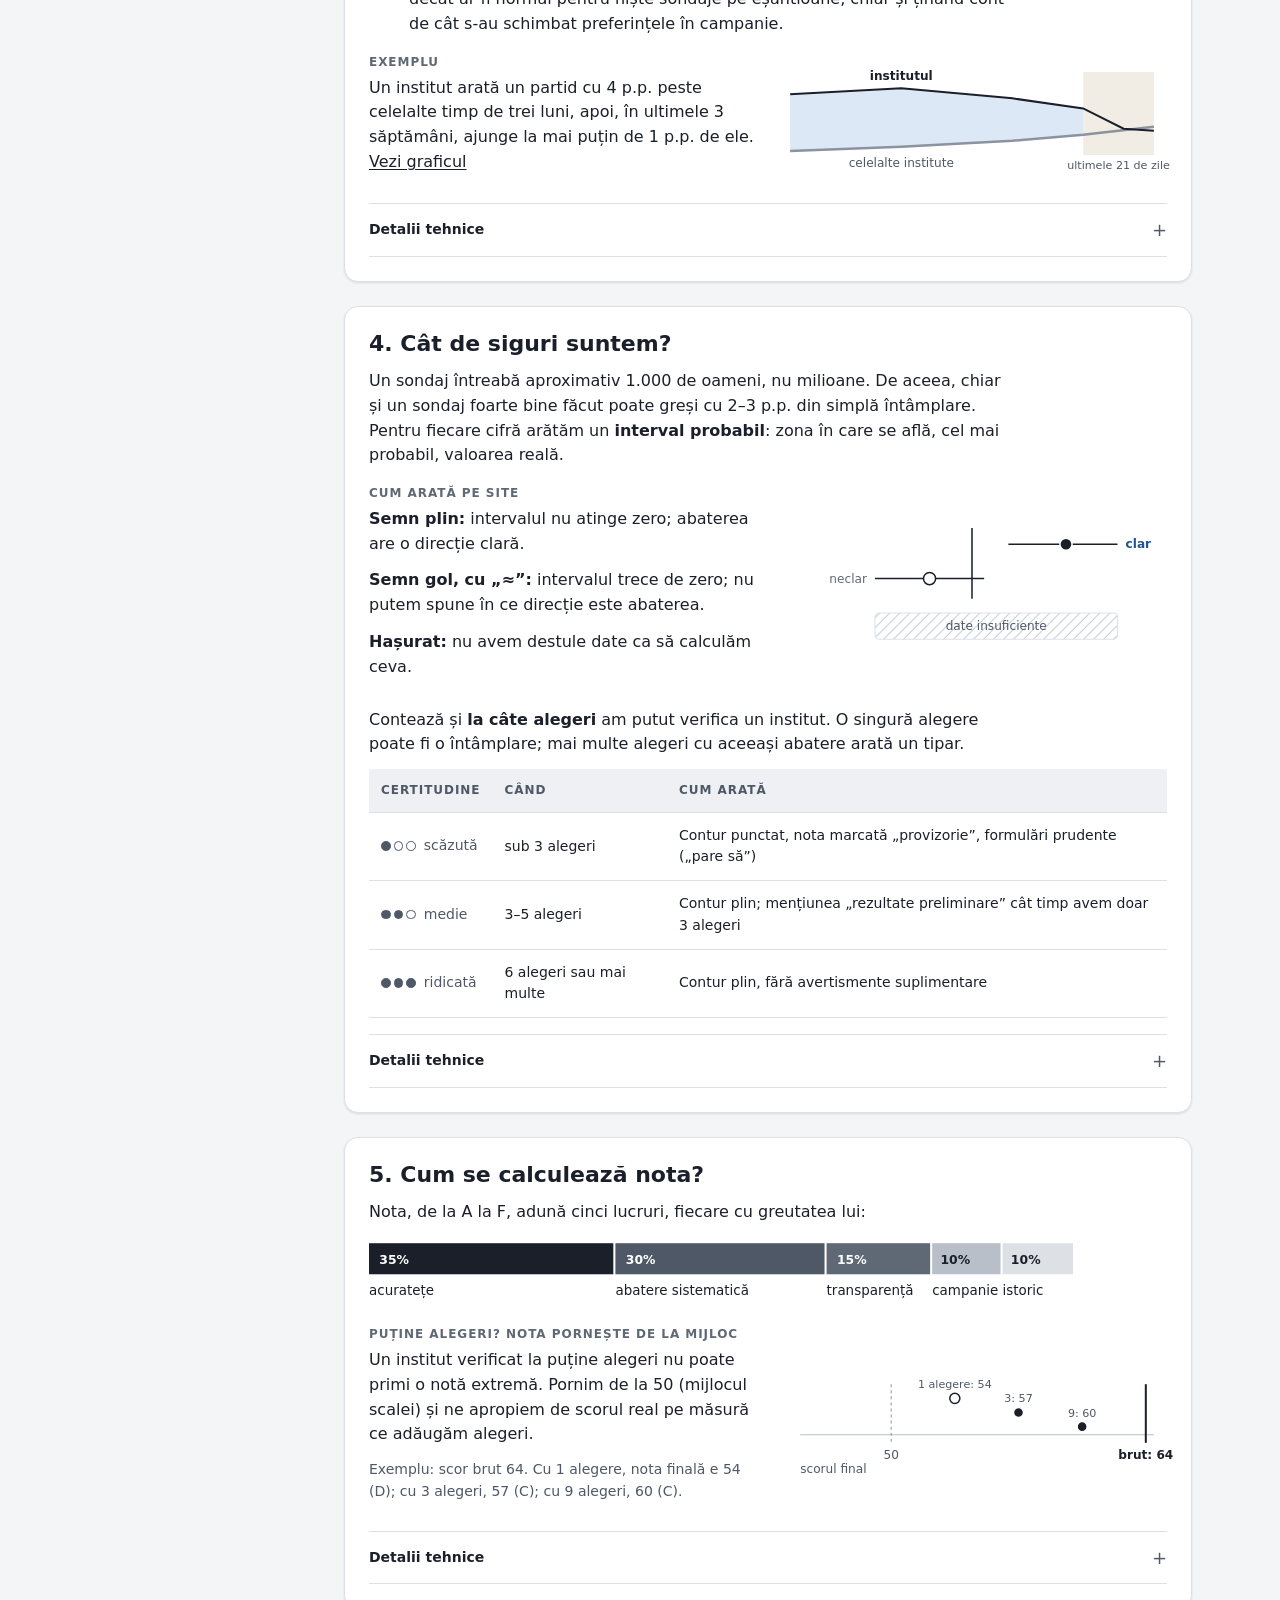
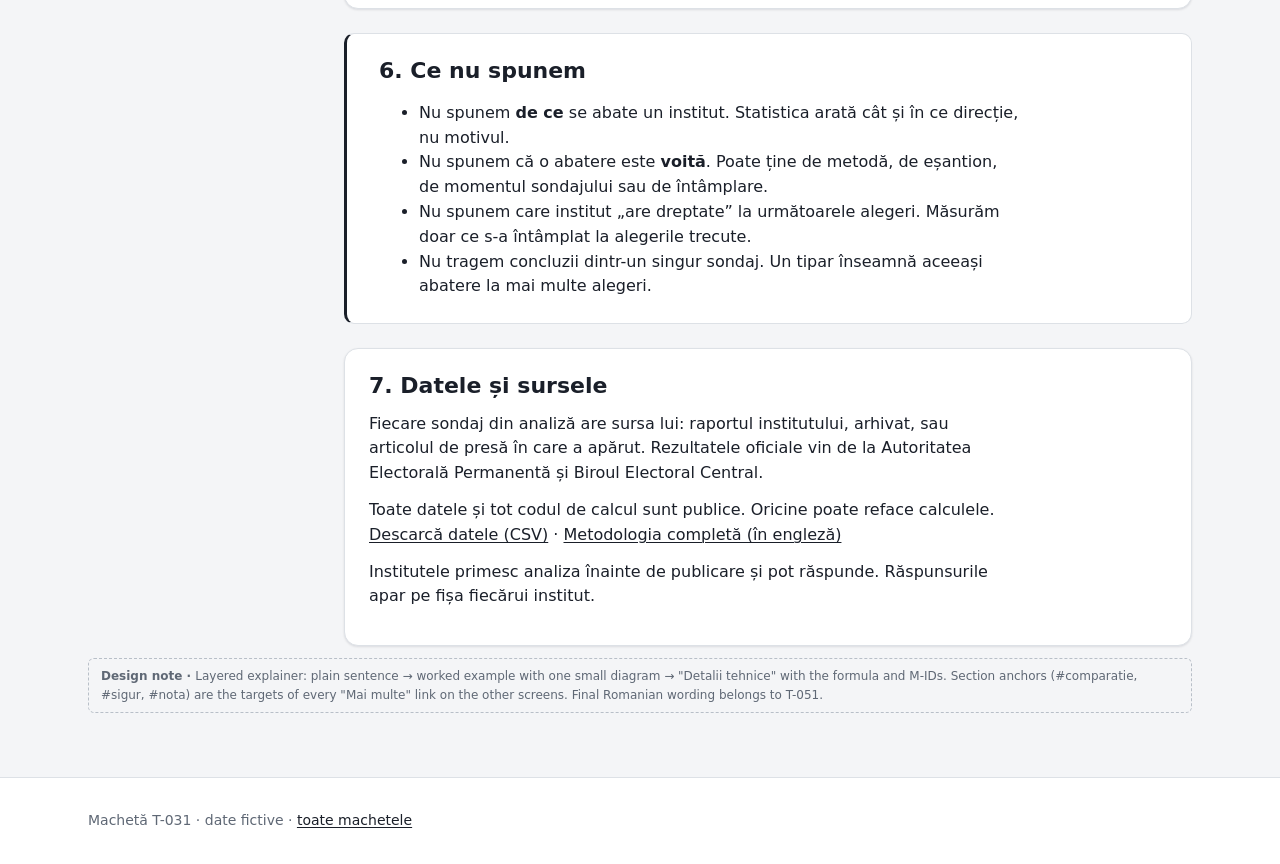
<file: docs/ux/mockups/methodology.html>
<!doctype html>
<html lang="ro">
<head>
<meta charset="utf-8">
<meta name="viewport" content="width=device-width, initial-scale=1">
<title>Cum măsurăm · machetă T-031</title>
<link rel="stylesheet" href="tokens.css">
<link rel="stylesheet" href="components.css">
<style>
  .method-layout { display: grid; grid-template-columns: 14rem minmax(0, 1fr); gap: var(--space-6); align-items: start; }
  @media (max-width: 52rem) { .method-layout { grid-template-columns: minmax(0, 1fr); } .toc { position: static !important; } }
  .toc { position: sticky; top: 5rem; font-size: var(--fs-sm); }
  .toc ol { list-style: none; padding: 0; margin: 0; border-left: 2px solid var(--color-border); }
  .toc li a { display: block; padding: var(--space-1) var(--space-3); text-decoration: none; color: var(--color-text-muted); }
  .toc li a:hover { color: var(--color-text); }
  .toc li a[aria-current="true"] { color: var(--color-text); font-weight: var(--fw-semibold); border-left: 2px solid var(--color-text); margin-left: -2px; }
  .method-section { scroll-margin-top: 5rem; }
  .method-section h2 { font-size: var(--fs-lg); margin-bottom: var(--space-3); }
  .example { display: grid; grid-template-columns: minmax(0, 1fr) minmax(0, 1fr); gap: var(--space-5); align-items: center; margin: var(--space-4) 0; }
  @media (max-width: 40rem) { .example { grid-template-columns: minmax(0, 1fr); } }
  .example__label { font-size: var(--fs-xs); font-weight: var(--fw-bold); letter-spacing: var(--tracking-eyebrow); text-transform: uppercase; color: var(--color-text-subtle); margin-bottom: var(--space-1); }
  .formula { font-family: var(--font-mono); font-size: var(--fs-sm); background: var(--color-surface-sunken); padding: var(--space-2) var(--space-3); border-radius: var(--radius-sm); display: inline-block; }
  .levels { width: 100%; }
</style>
</head>
<body>
<div class="fiction-banner" role="note">Date fictive — doar pentru ilustrare. Institutele, partidele și valorile nu sunt reale.</div>
<header class="site-header">
  <div class="container">
    <a class="brand" href="index.html"><svg class="brand__mark" viewBox="0 0 20 20" aria-hidden="true"><circle cx="10" cy="10" r="8.5" fill="none" stroke="currentColor" stroke-width="1.5"/><circle cx="10" cy="10" r="4" fill="none" stroke="currentColor" stroke-width="1"/><circle cx="13" cy="8" r="2" fill="currentColor"/></svg>Sondaje la control</a>
    <nav class="nav" aria-label="Principal">
      <a href="leaderboard.html">Clasament</a>
      <a href="pollster-card.html">Institute</a>
      <a href="heatmap.html">Harta abaterilor</a>
      <a href="target-plot.html">Alegeri</a>
      <a href="timeline.html">Campanii</a>
      <a href="methodology.html" aria-current="page">Cum măsurăm</a>
    </nav>
  </div>
</header>

<main class="container">
  <p class="breadcrumb"><a href="index.html">Acasă</a> / Cum măsurăm</p>

  <div class="page-head">
    <p class="eyebrow">Cum măsurăm</p>
    <h1>Cum verificăm sondajele, pe înțelesul tuturor</h1>
    <p class="question">De unde vin cifrele de pe acest site și cât de mult mă pot baza pe ele?</p>
    <p class="finding finding--page">Comparăm ce au spus sondajele cu ce au votat oamenii. Apoi separăm greșelile pe care le-au făcut toate institutele de cele care țin de un singur institut și spunem de fiecare dată <strong>cât de siguri suntem</strong>.</p>
  </div>

  <div class="method-layout">
    <nav class="toc" aria-label="Cuprins">
      <ol>
        <li><a href="#eroare" aria-current="true">1. Cât de departe a fost sondajul</a></li>
        <li><a href="#comparatie">2. De ce ne comparăm cu celelalte institute</a></li>
        <li><a href="#campanie">3. Ce urmărim în campanie</a></li>
        <li><a href="#sigur">4. Cât de siguri suntem</a></li>
        <li><a href="#nota">5. Cum se calculează nota</a></li>
        <li><a href="#nu-spunem">6. Ce nu spunem</a></li>
        <li><a href="#date">7. Datele și sursele</a></li>
      </ol>
    </nav>

    <div class="stack">
      <!-- 1 -->
      <section class="card method-section" id="eroare" aria-labelledby="h-eroare">
        <h2 id="h-eroare">1. Cât de departe a fost sondajul?</h2>
        <div class="prose">
          <p>Luăm ultimul sondaj publicat de un institut în cele 21 de zile dinaintea votului și îl punem lângă rezultatul oficial. Diferența, în puncte procentuale, este eroarea sondajului pentru acel partid.</p>
        </div>
        <div class="example">
          <div>
            <p class="example__label">Exemplu</p>
            <p>Sondajul dă Partidului A <strong>34%</strong>. La vot, partidul ia <strong>32%</strong>. Eroarea este <strong class="over">+2 puncte procentuale</strong>: sondajul l-a supraestimat.</p>
            <p class="muted text-small">„Puncte procentuale” (p.p.) înseamnă diferența dintre două procente: 34% − 32% = 2 p.p.</p>
          </div>
          <svg class="chart chart--mini" viewBox="0 0 380 110" role="img" aria-label="Bară pentru sondaj, 34%, și bară pentru rezultat, 32%; diferența este +2 puncte procentuale">
            <!-- width = 8 px per % ; bars start at x=80 -->
            <text x="0" y="33" class="t-label">Sondajul</text>
            <rect x="80" y="18" width="272" height="22" rx="3" style="fill:var(--color-market-soft)"/>
            <text x="88" y="34" class="t-strong">34%</text>
            <text x="0" y="73" class="t-label">Rezultatul</text>
            <rect x="80" y="58" width="256" height="22" rx="3" style="fill:var(--color-result)"/>
            <text x="88" y="74" style="fill:#fff;font-weight:600">32%</text>
            <line x1="336" y1="50" x2="352" y2="50" style="stroke:var(--color-over);stroke-width:2"/>
            <line x1="336" y1="44" x2="336" y2="86" style="stroke:var(--color-over);stroke-dasharray:2 2"/>
            <line x1="352" y1="14" x2="352" y2="56" style="stroke:var(--color-over);stroke-dasharray:2 2"/>
            <text x="344" y="102" text-anchor="middle" class="t-over">+2 p.p.</text>
          </svg>
        </div>
        <details class="disclosure">
          <summary>Ce facem cu cei nehotărâți?</summary>
          <div class="disclosure__body">
            <p>Sondajele includ și „nu știu” sau „nu răspund”; rezultatele oficiale, nu. Înainte de comparație, îi scoatem pe nehotărâți și recalculăm procentele doar între cei care au ales un partid. Exemplu: dacă 85% dintre respondenți aleg un partid și 30% aleg Partidul A, atunci Partidul A are 30 ÷ 85 ≈ 35,3% din opțiunile exprimate.</p>
            <p>Comparăm cu rezultatul din țară, pentru că majoritatea sondajelor nu întreabă alegătorii din diaspora.</p>
          </div>
        </details>
        <details class="disclosure">
          <summary>Detalii tehnice</summary>
          <div class="disclosure__body">
            <p><span class="formula">e = 100 · (s − r)</span> pentru fiecare partid; fereastra de 21 de zile și „sondajul final”. <span class="tag tag--method">M-1.1</span> <span class="tag tag--method">M-1.3</span> <span class="tag tag--method">M-1.4</span> <span class="tag tag--method">M-2.1</span></p>
          </div>
        </details>
      </section>

      <!-- 2 -->
      <section class="card method-section" id="comparatie" aria-labelledby="h-comparatie">
        <h2 id="h-comparatie">2. De ce ne comparăm cu celelalte institute?</h2>
        <div class="prose">
          <p>Uneori toate institutele greșesc în aceeași direcție, de exemplu când mulți alegători se hotărăsc în ultimele zile. Asta nu spune nimic despre un institut anume. De aceea, scădem mai întâi greșeala comună tuturor. Ce rămâne este <strong>abaterea proprie a institutului</strong>.</p>
        </div>
        <div class="example">
          <div>
            <p class="example__label">Exemplu</p>
            <p>La Partidul B, toate institutele au fost, în medie, cu <strong class="under">3,0 p.p. sub rezultat</strong>. Institutul Alfa a fost cu 3,5 p.p. sub. Abaterea proprie a lui Alfa este doar <strong class="under">−0,5 p.p.</strong>: aproape toată greșeala a fost comună.</p>
          </div>
          <svg class="chart chart--mini" viewBox="0 0 380 120" role="img" aria-label="Pe o axă, rezultatul la zero, media institutelor la −3,0 și Institutul Alfa la −3,5. Greșeala comună este −3,0, partea lui Alfa este −0,5">
            <!-- x(v) = 330 + 70·v -->
            <line class="axis" x1="10" y1="60" x2="360" y2="60"/>
            <line class="zero" x1="330" y1="30" x2="330" y2="80"/>
            <text x="330" y="96" text-anchor="middle" class="t-strong">rezultat</text>
            <line class="market-tick" x1="120" y1="44" x2="120" y2="76" style="stroke:var(--color-market);stroke-width:4;stroke-linecap:round"/>
            <text x="120" y="96" text-anchor="middle">media: −3,0</text>
            <circle class="im-dot" cx="85" cy="60" r="6"/>
            <text x="85" y="114" text-anchor="middle" class="t-strong">Alfa: −3,5</text>
            <path d="M120 24 H330" style="stroke:var(--color-market);stroke-width:2;fill:none"/>
            <text x="225" y="18" text-anchor="middle">greșeala comună</text>
            <path d="M85 40 H120" style="stroke:var(--color-under);stroke-width:3;fill:none"/>
            <text x="60" y="34" text-anchor="middle" class="t-under">partea lui Alfa</text>
          </svg>
        </div>
        <details class="disclosure">
          <summary>Detalii tehnice</summary>
          <div class="disclosure__body">
            <p><span class="formula">abatere = e(institut) − media ponderată a erorilor tuturor institutelor</span>, separat pe partid și pe alegere. Deocamdată „toate institutele” înseamnă cele 4 din analiză. <span class="tag tag--method">M-2.5</span> <span class="tag tag--method">M-2.6</span></p>
          </div>
        </details>
      </section>

      <!-- 3 -->
      <section class="card method-section" id="campanie" aria-labelledby="h-campanie">
        <h2 id="h-campanie">3. Ce urmărim în campanie?</h2>
        <div class="prose">
          <p>Alegătorii citesc sondaje toată campania, nu doar în ultima săptămână. De aceea comparăm fiecare sondaj cu media celorlalte institute din aceeași perioadă, pe ultimele 120 de zile. Semnalăm două tipare, fără a le atribui o cauză:</p>
          <ul>
            <li><strong>Apropiere la final:</strong> un institut e departe de celelalte cea mai mare parte a campaniei, apoi se apropie brusc de ele în ultimele 3 săptămâni.</li>
            <li><strong>Sondaje neobișnuit de stabile:</strong> cifrele unui institut variază mai puțin decât ar fi normal pentru niște sondaje pe eșantioane, chiar și ținând cont de cât s-au schimbat preferințele în campanie.</li>
          </ul>
        </div>
        <div class="example">
          <div>
            <p class="example__label">Exemplu</p>
            <p>Un institut arată un partid cu 4 p.p. peste celelalte timp de trei luni, apoi, în ultimele 3 săptămâni, ajunge la mai puțin de 1 p.p. de ele. <a href="timeline.html">Vezi graficul</a></p>
          </div>
          <svg class="chart chart--mini" viewBox="0 0 380 110" role="img" aria-label="Linia institutului pornește mult deasupra mediei celorlalte și se apropie de ea în ultimele 3 săptămâni">
            <rect x="300" y="8" width="70" height="82" style="fill:var(--color-window)"/>
            <polygon points="10,30 120,24 230,34 300,44 300,70 230,76 120,82 10,86" style="fill:var(--color-over-soft)"/>
            <polyline points="10,86 120,82 230,76 300,70 370,62" style="fill:none;stroke:var(--color-market);stroke-width:2.5"/>
            <polyline points="10,30 120,24 230,34 300,44 340,64 370,66" style="fill:none;stroke:var(--color-house);stroke-width:2"/>
            <text x="120" y="16" text-anchor="middle" class="t-strong">institutul</text>
            <text x="120" y="102" text-anchor="middle">celelalte institute</text>
            <text x="335" y="104" text-anchor="middle" style="font-size:11px">ultimele 21 de zile</text>
          </svg>
        </div>
        <details class="disclosure">
          <summary>Detalii tehnice</summary>
          <div class="disclosure__body">
            <p>Media celorlalte institute exclude sondajele institutului analizat. Apropiere la final: diferența timpurie ≥ 2 p.p. și diferența finală ≤ o treime din ea. Sondaje stabile: varianța observată sub jumătate din cea așteptată, minimum 5 sondaje. Ambele praguri vor fi calibrate. <span class="tag tag--method">M-3.1</span> <span class="tag tag--method">M-3.2</span> <span class="tag tag--method">M-3.3</span> <span class="tag tag--method">M-3.4</span></p>
          </div>
        </details>
      </section>

      <!-- 4 -->
      <section class="card method-section" id="sigur" aria-labelledby="h-sigur">
        <h2 id="h-sigur">4. Cât de siguri suntem?</h2>
        <div class="prose">
          <p>Un sondaj întreabă aproximativ 1.000 de oameni, nu milioane. De aceea, chiar și un sondaj foarte bine făcut poate greși cu 2–3 p.p. din simplă întâmplare. Pentru fiecare cifră arătăm un <strong>interval probabil</strong>: zona în care se află, cel mai probabil, valoarea reală.</p>
        </div>
        <div class="example">
          <div>
            <p class="example__label">Cum arată pe site</p>
            <p><strong>Semn plin:</strong> intervalul nu atinge zero; abaterea are o direcție clară.</p>
            <p><strong>Semn gol, cu „≈”:</strong> intervalul trece de zero; nu putem spune în ce direcție este abaterea.</p>
            <p><strong>Hașurat:</strong> nu avem destule date ca să calculăm ceva.</p>
          </div>
          <svg class="chart chart--mini" viewBox="0 0 380 130" role="img" aria-label="Exemplu de interval clar, de la +1,2 la +4,8, și de interval care trece de zero, de la −3,2 la +0,4; dedesubt, o zonă hașurată pentru date insuficiente">
            <defs>
              <pattern id="hatch" width="7" height="7" patternUnits="userSpaceOnUse" patternTransform="rotate(45)">
                <rect width="7" height="7" style="fill:var(--color-surface)"/>
                <line x1="0" y1="0" x2="0" y2="7" style="stroke:var(--color-hatch);stroke-width:2"/>
              </pattern>
            </defs>
            <!-- x(v) = 190 + 30·v -->
            <line class="zero" x1="190" y1="6" x2="190" y2="76"/>
            <line class="im-whisker" x1="226" y1="22" x2="334" y2="22"/>
            <circle class="im-dot" cx="283" cy="22" r="6"/>
            <text x="342" y="26" class="t-over">clar</text>
            <line class="im-whisker" x1="94" y1="56" x2="202" y2="56"/>
            <circle class="im-dot is-ns" cx="148" cy="56" r="6"/>
            <text x="86" y="60" text-anchor="end" class="t-ns">neclar</text>
            <rect x="94" y="90" width="240" height="26" rx="4" style="fill:url(#hatch);stroke:var(--color-border)"/>
            <text x="214" y="107" text-anchor="middle">date insuficiente</text>
          </svg>
        </div>
        <p class="prose">Contează și <strong>la câte alegeri</strong> am putut verifica un institut. O singură alegere poate fi o întâmplare; mai multe alegeri cu aceeași abatere arată un tipar.</p>
        <table class="table levels" style="margin-top:var(--space-3)">
          <thead><tr><th>Certitudine</th><th>Când</th><th>Cum arată</th></tr></thead>
          <tbody>
            <tr><td><span class="certainty"><span class="certainty__meter" aria-hidden="true"><i class="on"></i><i></i><i></i></span>scăzută</span></td><td>sub 3 alegeri</td><td>Contur punctat, nota marcată „provizorie”, formulări prudente („pare să”)</td></tr>
            <tr><td><span class="certainty"><span class="certainty__meter" aria-hidden="true"><i class="on"></i><i class="on"></i><i></i></span>medie</span></td><td>3–5 alegeri</td><td>Contur plin; mențiunea „rezultate preliminare” cât timp avem doar 3 alegeri</td></tr>
            <tr><td><span class="certainty"><span class="certainty__meter" aria-hidden="true"><i class="on"></i><i class="on"></i><i class="on"></i></span>ridicată</span></td><td>6 alegeri sau mai multe</td><td>Contur plin, fără avertismente suplimentare</td></tr>
          </tbody>
        </table>
        <details class="disclosure" style="margin-top:var(--space-4)">
          <summary>Detalii tehnice</summary>
          <div class="disclosure__body">
            <p>Eroarea de eșantionare a unui sondaj ține cont de un efect de design de 1,5. Intervalele sunt de 90%. Pentru abateri pe mai multe alegeri folosim un test de semn, un test t și, ulterior, un model ierarhic bayesian. Unitatea de analiză este perechea (institut, alegere). <span class="tag tag--method">M-1.6</span> <span class="tag tag--method">M-4</span> <span class="tag tag--method">M-5.2</span></p>
          </div>
        </details>
      </section>

      <!-- 5 -->
      <section class="card method-section" id="nota" aria-labelledby="h-nota">
        <h2 id="h-nota">5. Cum se calculează nota?</h2>
        <div class="prose">
          <p>Nota, de la A la F, adună cinci lucruri, fiecare cu greutatea lui:</p>
        </div>
        <svg class="chart" viewBox="0 0 680 70" role="img" aria-label="Ponderi: acuratețe 35%, abatere sistematică 30%, transparență 15%, comportament în campanie 10%, istoric 10%" style="max-width:44rem">
          <!-- 6.8 px per % -->
          <rect x="0" y="6" width="236" height="30" style="fill:var(--color-text)"/>
          <rect x="238" y="6" width="202" height="30" style="fill:var(--color-text-muted)"/>
          <rect x="442" y="6" width="100" height="30" style="fill:var(--color-text-subtle)"/>
          <rect x="544" y="6" width="66" height="30" style="fill:var(--color-border-strong)"/>
          <rect x="612" y="6" width="68" height="30" style="fill:var(--color-border)"/>
          <text x="10" y="26" style="fill:#fff;font-weight:600">35%</text>
          <text x="248" y="26" style="fill:#fff;font-weight:600">30%</text>
          <text x="452" y="26" style="fill:#fff;font-weight:600">15%</text>
          <text x="552" y="26" class="t-strong">10%</text>
          <text x="620" y="26" class="t-strong">10%</text>
          <text x="0" y="56" class="t-label">acuratețe</text>
          <text x="238" y="56" class="t-label">abatere sistematică</text>
          <text x="442" y="56" class="t-label">transparență</text>
          <text x="544" y="56" class="t-label">campanie</text>
          <text x="612" y="56" class="t-label">istoric</text>
        </svg>
        <div class="example">
          <div>
            <p class="example__label">Puține alegeri? Nota pornește de la mijloc</p>
            <p>Un institut verificat la puține alegeri nu poate primi o notă extremă. Pornim de la 50 (mijlocul scalei) și ne apropiem de scorul real pe măsură ce adăugăm alegeri.</p>
            <p class="muted text-small">Exemplu: scor brut 64. Cu 1 alegere, nota finală e 54 (D); cu 3 alegeri, 57 (C); cu 9 alegeri, 60 (C).</p>
          </div>
          <svg class="chart chart--mini" viewBox="0 0 380 110" role="img" aria-label="Scorul final se apropie de scorul brut 64 pe măsură ce crește numărul de alegeri: 54 la o alegere, 57 la trei, 60 la nouă">
            <!-- x(score) = 20 + 18·(score − 45) -->
            <line class="axis" x1="20" y1="70" x2="370" y2="70"/>
            <line x1="110" y1="20" x2="110" y2="78" style="stroke:var(--color-market);stroke-dasharray:3 3"/>
            <text x="110" y="94" text-anchor="middle">50</text>
            <line x1="362" y1="20" x2="362" y2="78" style="stroke:var(--color-text);stroke-width:2"/>
            <text x="362" y="94" text-anchor="middle" class="t-strong">brut: 64</text>
            <circle class="im-dot is-ns" cx="173" cy="34" r="5"/><text x="173" y="24" text-anchor="middle" style="font-size:11px">1 alegere: 54</text>
            <circle class="im-dot" cx="236" cy="48" r="5"/><text x="236" y="38" text-anchor="middle" style="font-size:11px">3: 57</text>
            <circle class="im-dot" cx="299" cy="62" r="5"/><text x="299" y="52" text-anchor="middle" style="font-size:11px">9: 60</text>
            <text x="20" y="108">scorul final</text>
          </svg>
        </div>
        <details class="disclosure">
          <summary>Detalii tehnice</summary>
          <div class="disclosure__body">
            <p>Fiecare componentă e transformată într-un percentil 0–100 între institutele evaluate. <span class="formula">scor = (N · brut + 3 · 50) / (N + 3)</span>, N = numărul de alegeri. Praguri: A ≥ 85, B ≥ 70, C ≥ 55, D ≥ 40, F &lt; 40. Ponderile vor fi validate pe alegeri viitoare. <span class="tag tag--method">M-5.1</span> <span class="tag tag--method">M-5.2</span> <span class="tag tag--method">M-5.3</span> <span class="tag tag--method">M-5.4</span></p>
          </div>
        </details>
      </section>

      <!-- 6 -->
      <section class="callout callout--caveat method-section" id="nu-spunem" aria-labelledby="h-nu-spunem" style="font-size:var(--fs-base);padding:var(--space-5) var(--space-6)">
        <h2 id="h-nu-spunem" class="callout__title" style="font-size:var(--fs-lg)">6. Ce nu spunem</h2>
        <ul class="prose">
          <li>Nu spunem <strong>de ce</strong> se abate un institut. Statistica arată cât și în ce direcție, nu motivul.</li>
          <li>Nu spunem că o abatere este <strong>voită</strong>. Poate ține de metodă, de eșantion, de momentul sondajului sau de întâmplare.</li>
          <li>Nu spunem care institut „are dreptate” la următoarele alegeri. Măsurăm doar ce s-a întâmplat la alegerile trecute.</li>
          <li>Nu tragem concluzii dintr-un singur sondaj. Un tipar înseamnă aceeași abatere la mai multe alegeri.</li>
        </ul>
      </section>

      <!-- 7 -->
      <section class="card method-section" id="date" aria-labelledby="h-date">
        <h2 id="h-date">7. Datele și sursele</h2>
        <div class="prose">
          <p>Fiecare sondaj din analiză are sursa lui: raportul institutului, arhivat, sau articolul de presă în care a apărut. Rezultatele oficiale vin de la Autoritatea Electorală Permanentă și Biroul Electoral Central.</p>
          <p>Toate datele și tot codul de calcul sunt publice. Oricine poate reface calculele. <a href="#">Descarcă datele (CSV)</a> · <a href="#">Metodologia completă (în engleză)</a></p>
          <p>Institutele primesc analiza înainte de publicare și pot răspunde. Răspunsurile apar pe fișa fiecărui institut.</p>
        </div>
      </section>
    </div>
  </div>
  <p class="annot">Layered explainer: plain sentence → worked example with one small diagram → "Detalii tehnice" with the formula and M-IDs. Section anchors (#comparatie, #sigur, #nota) are the targets of every "Mai multe" link on the other screens. Final Romanian wording belongs to T-051.</p>
</main>

<footer class="site-footer">
  <div class="container">Machetă T-031 · date fictive · <a href="index.html">toate machetele</a></div>
</footer>
</body>
</html>
</file>
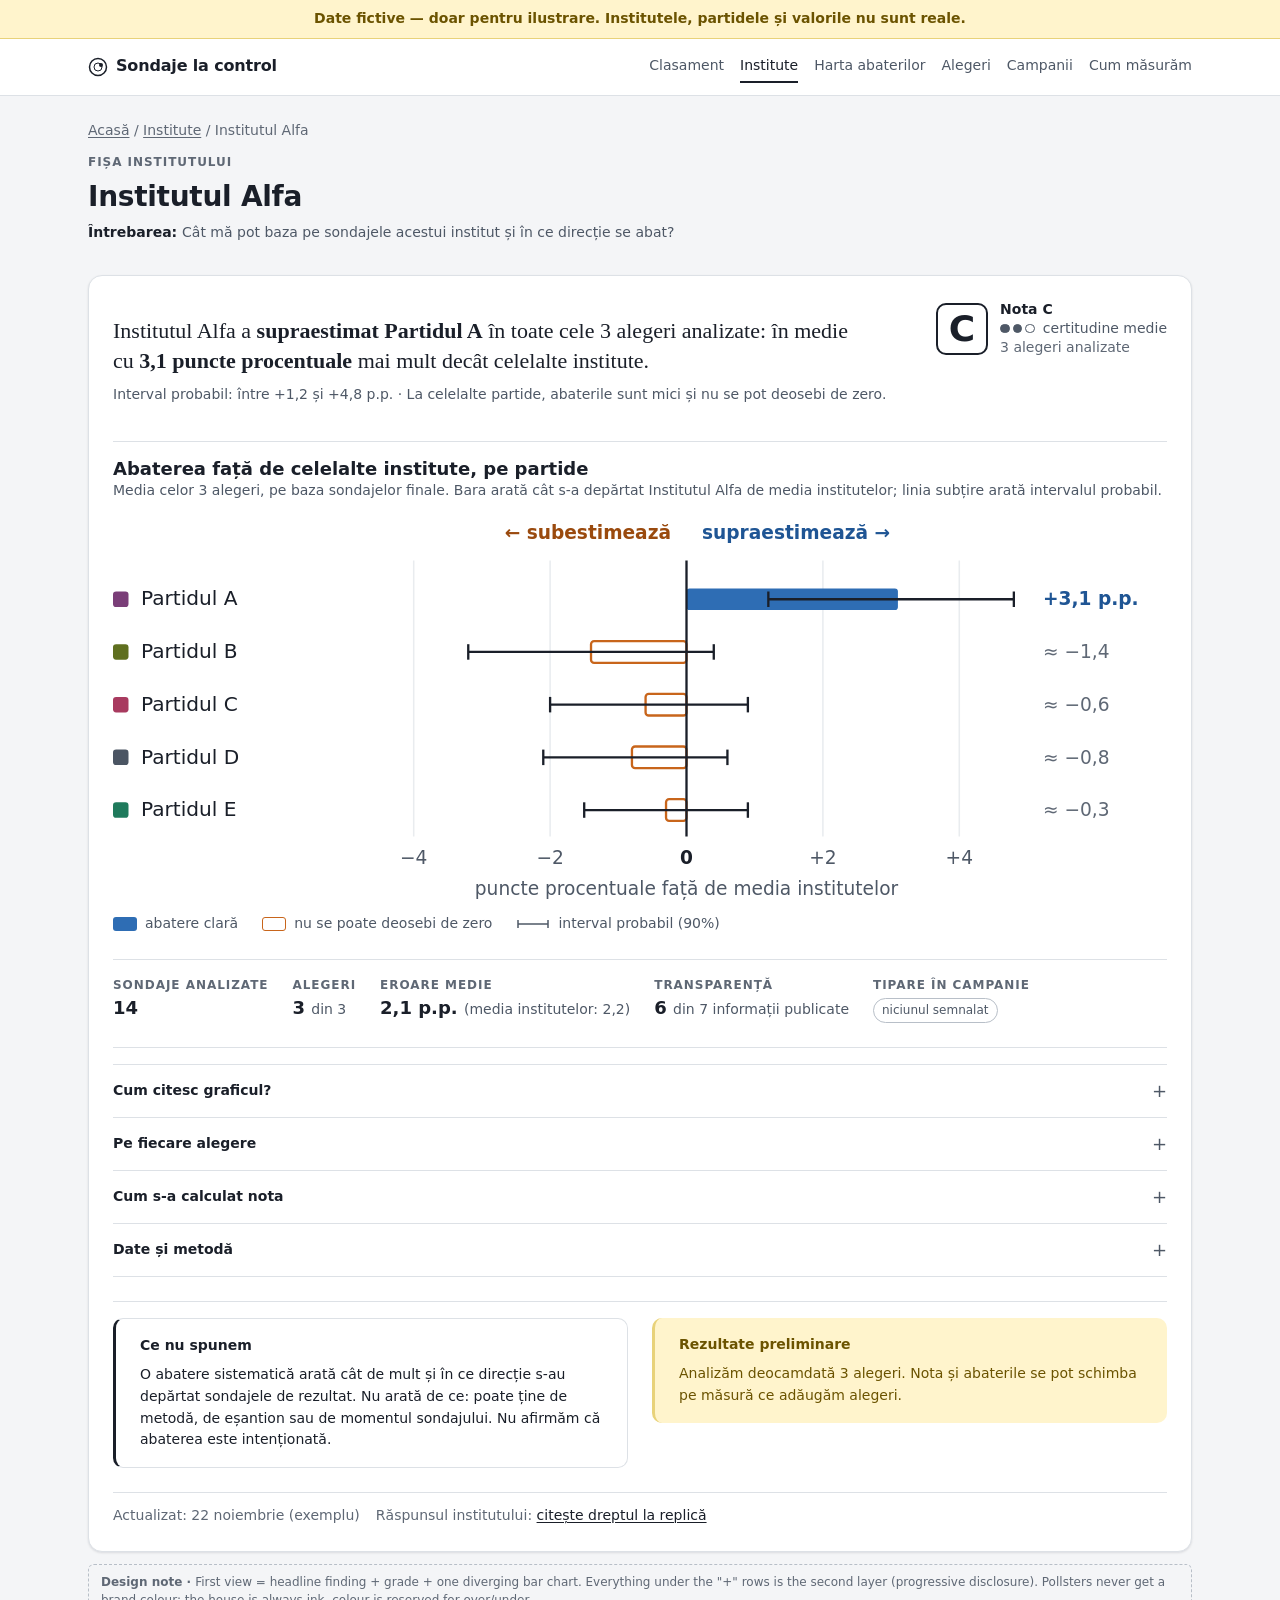
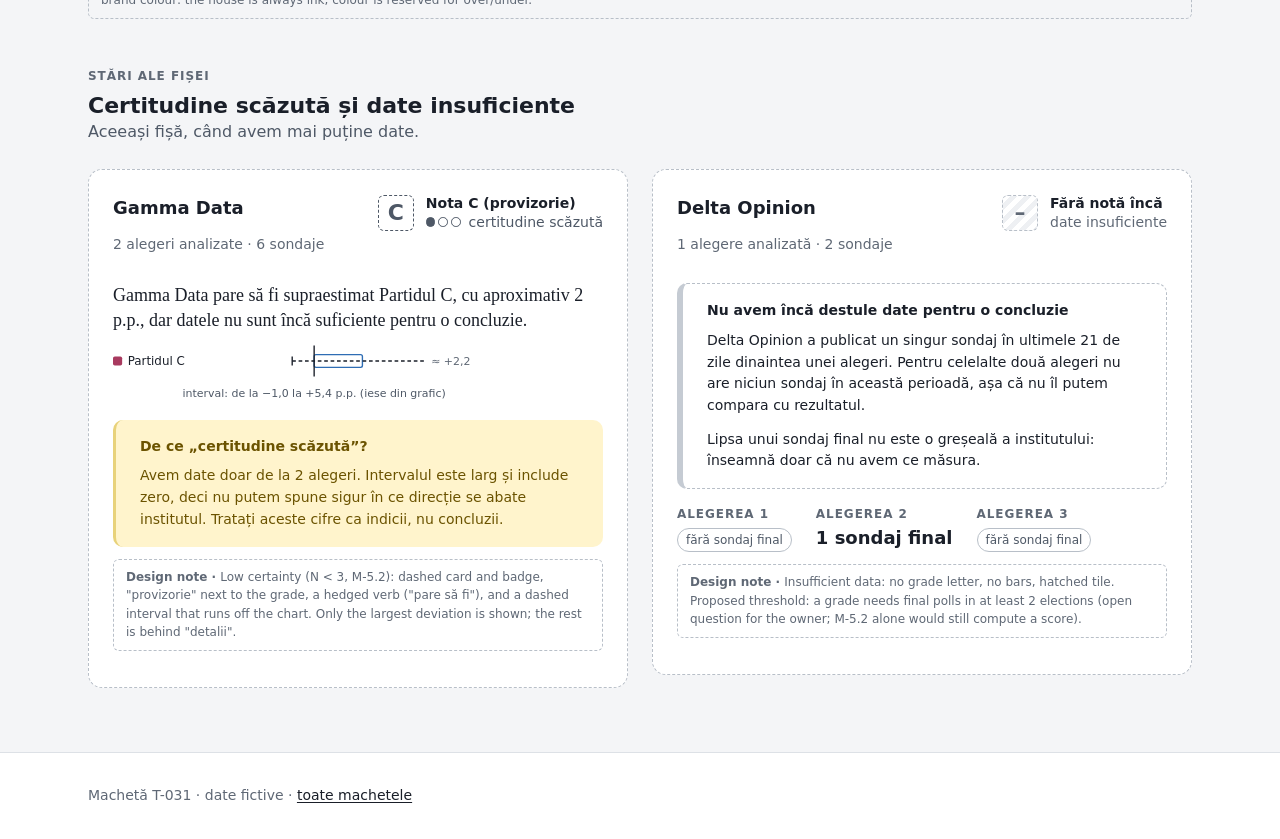
<file: docs/ux/mockups/pollster-card.html>
<!doctype html>
<html lang="ro">
<head>
<meta charset="utf-8">
<meta name="viewport" content="width=device-width, initial-scale=1">
<title>Fișa institutului · machetă T-031</title>
<link rel="stylesheet" href="tokens.css">
<link rel="stylesheet" href="components.css">
</head>
<body>
<div class="fiction-banner" role="note">Date fictive — doar pentru ilustrare. Institutele, partidele și valorile nu sunt reale.</div>
<header class="site-header">
  <div class="container">
    <a class="brand" href="index.html"><svg class="brand__mark" viewBox="0 0 20 20" aria-hidden="true"><circle cx="10" cy="10" r="8.5" fill="none" stroke="currentColor" stroke-width="1.5"/><circle cx="10" cy="10" r="4" fill="none" stroke="currentColor" stroke-width="1"/><circle cx="13" cy="8" r="2" fill="currentColor"/></svg>Sondaje la control</a>
    <nav class="nav" aria-label="Principal">
      <a href="leaderboard.html">Clasament</a>
      <a href="pollster-card.html" aria-current="page">Institute</a>
      <a href="heatmap.html">Harta abaterilor</a>
      <a href="target-plot.html">Alegeri</a>
      <a href="timeline.html">Campanii</a>
      <a href="methodology.html">Cum măsurăm</a>
    </nav>
  </div>
</header>

<main class="container">
  <p class="breadcrumb"><a href="index.html">Acasă</a> / <a href="leaderboard.html">Institute</a> / Institutul Alfa</p>

  <div class="page-head">
    <p class="eyebrow">Fișa institutului</p>
    <h1>Institutul Alfa</h1>
    <p class="question">Cât mă pot baza pe sondajele acestui institut și în ce direcție se abat?</p>
  </div>

  <article class="card" aria-labelledby="finding-alfa">
    <div class="card__head">
      <div>
        <p class="finding" id="finding-alfa">Institutul Alfa a <strong>supraestimat Partidul A</strong> în toate cele 3 alegeri analizate: în medie cu <strong>3,1 puncte procentuale</strong> mai mult decât celelalte institute.</p>
        <p class="finding-meta">Interval probabil: între +1,2 și +4,8 p.p. · La celelalte partide, abaterile sunt mici și nu se pot deosebi de zero.</p>
      </div>
      <div class="grade" title="Nota C, certitudine medie">
        <span class="grade__letter" aria-hidden="true">C</span>
        <span class="grade__text">
          <span class="grade__label">Nota C</span>
          <span class="certainty"><span class="certainty__meter" aria-hidden="true"><i class="on"></i><i class="on"></i><i></i></span>certitudine medie</span>
          <span class="subtle">3 alegeri analizate</span>
        </span>
      </div>
    </div>

    <div class="card__section">
      <h2 class="card__title">Abaterea față de celelalte institute, pe partide</h2>
      <p class="muted text-small">Media celor 3 alegeri, pe baza sondajelor finale. Bara arată cât s-a depărtat Institutul Alfa de media institutelor; linia subțire arată intervalul probabil.</p>
      <svg class="chart only-wide" viewBox="0 0 680 250" role="img" aria-labelledby="db-title db-desc">
        <title id="db-title">Abaterea Institutului Alfa față de media institutelor, pe partide</title>
        <desc id="db-desc">Partidul A: +3,1 puncte procentuale, interval de la +1,2 la +4,8. Partidul B: −1,4, interval de la −3,2 la +0,4. Partidul C: −0,6. Partidul D: −0,8. Partidul E: −0,3. Doar abaterea la Partidul A se deosebește clar de zero.</desc>
        <!-- direction labels -->
        <text x="360" y="16" text-anchor="end" class="t-under">← subestimează</text>
        <text x="380" y="16" text-anchor="start" class="t-over">supraestimează →</text>
        <!-- grid: x(v) = 370 + 44·v -->
        <line class="grid" x1="194" y1="30" x2="194" y2="208"/>
        <line class="grid" x1="282" y1="30" x2="282" y2="208"/>
        <line class="grid" x1="458" y1="30" x2="458" y2="208"/>
        <line class="grid" x1="546" y1="30" x2="546" y2="208"/>
        <!-- rows -->
        <g>
          <rect x="0" y="50" width="10" height="10" rx="2" style="fill:var(--party-a)"/>
          <text x="18" y="59" class="t-label">Partidul A</text>
          <rect class="db-over" x="370" y="48" width="136.4" height="14" rx="2"/>
          <line class="whisker" x1="422.8" y1="55" x2="581.2" y2="55"/>
          <line class="whisker" x1="422.8" y1="50" x2="422.8" y2="60"/><line class="whisker" x1="581.2" y1="50" x2="581.2" y2="60"/>
          <text x="600" y="59" class="t-over">+3,1 p.p.</text>
        </g>
        <g>
          <rect x="0" y="84" width="10" height="10" rx="2" style="fill:var(--party-b)"/>
          <text x="18" y="93" class="t-label">Partidul B</text>
          <rect class="db-under is-ns" x="308.4" y="82" width="61.6" height="14" rx="2"/>
          <line class="whisker" x1="229.2" y1="89" x2="387.6" y2="89"/>
          <line class="whisker" x1="229.2" y1="84" x2="229.2" y2="94"/><line class="whisker" x1="387.6" y1="84" x2="387.6" y2="94"/>
          <text x="600" y="93" class="t-ns">≈ −1,4</text>
        </g>
        <g>
          <rect x="0" y="118" width="10" height="10" rx="2" style="fill:var(--party-c)"/>
          <text x="18" y="127" class="t-label">Partidul C</text>
          <rect class="db-under is-ns" x="343.6" y="116" width="26.4" height="14" rx="2"/>
          <line class="whisker" x1="282" y1="123" x2="409.6" y2="123"/>
          <line class="whisker" x1="282" y1="118" x2="282" y2="128"/><line class="whisker" x1="409.6" y1="118" x2="409.6" y2="128"/>
          <text x="600" y="127" class="t-ns">≈ −0,6</text>
        </g>
        <g>
          <rect x="0" y="152" width="10" height="10" rx="2" style="fill:var(--party-d)"/>
          <text x="18" y="161" class="t-label">Partidul D</text>
          <rect class="db-under is-ns" x="334.8" y="150" width="35.2" height="14" rx="2"/>
          <line class="whisker" x1="277.6" y1="157" x2="396.4" y2="157"/>
          <line class="whisker" x1="277.6" y1="152" x2="277.6" y2="162"/><line class="whisker" x1="396.4" y1="152" x2="396.4" y2="162"/>
          <text x="600" y="161" class="t-ns">≈ −0,8</text>
        </g>
        <g>
          <rect x="0" y="186" width="10" height="10" rx="2" style="fill:var(--party-e)"/>
          <text x="18" y="195" class="t-label">Partidul E</text>
          <rect class="db-under is-ns" x="356.8" y="184" width="13.2" height="14" rx="2"/>
          <line class="whisker" x1="304" y1="191" x2="409.6" y2="191"/>
          <line class="whisker" x1="304" y1="186" x2="304" y2="196"/><line class="whisker" x1="409.6" y1="186" x2="409.6" y2="196"/>
          <text x="600" y="195" class="t-ns">≈ −0,3</text>
        </g>
        <!-- zero line drawn last so it sits on top -->
        <line class="zero" x1="370" y1="30" x2="370" y2="208"/>
        <!-- ticks -->
        <text x="194" y="226" text-anchor="middle">−4</text>
        <text x="282" y="226" text-anchor="middle">−2</text>
        <text x="370" y="226" text-anchor="middle" class="t-strong">0</text>
        <text x="458" y="226" text-anchor="middle">+2</text>
        <text x="546" y="226" text-anchor="middle">+4</text>
        <text x="370" y="246" text-anchor="middle">puncte procentuale față de media institutelor</text>
      </svg>
      <!-- Phone variant: label above each bar, same encoding. x(v) = 150 + 28·v -->
      <svg class="chart only-narrow" viewBox="0 0 360 320" role="img" aria-labelledby="db-title db-desc" style="font-size:13px">
        <text x="140" y="12" text-anchor="end" class="t-under">← subestimează</text>
        <text x="160" y="12" class="t-over">supraestimează →</text>
        <line class="grid" x1="38" y1="24" x2="38" y2="288"/><line class="grid" x1="94" y1="24" x2="94" y2="288"/>
        <line class="grid" x1="206" y1="24" x2="206" y2="288"/><line class="grid" x1="262" y1="24" x2="262" y2="288"/>
        <rect x="0" y="27" width="10" height="10" rx="2" style="fill:var(--party-a)"/><text x="16" y="36" class="t-label">Partidul A</text>
        <rect class="db-over" x="150" y="45" width="86.8" height="14" rx="2"/>
        <line class="whisker" x1="183.6" y1="52" x2="284.4" y2="52"/><line class="whisker" x1="183.6" y1="47" x2="183.6" y2="57"/><line class="whisker" x1="284.4" y1="47" x2="284.4" y2="57"/>
        <text x="296" y="56" class="t-over">+3,1</text>
        <rect x="0" y="83" width="10" height="10" rx="2" style="fill:var(--party-b)"/><text x="16" y="92" class="t-label">Partidul B</text>
        <rect class="db-under is-ns" x="110.8" y="101" width="39.2" height="14" rx="2"/>
        <line class="whisker" x1="60.4" y1="108" x2="161.2" y2="108"/><line class="whisker" x1="60.4" y1="103" x2="60.4" y2="113"/><line class="whisker" x1="161.2" y1="103" x2="161.2" y2="113"/>
        <text x="296" y="112" class="t-ns">≈ −1,4</text>
        <rect x="0" y="139" width="10" height="10" rx="2" style="fill:var(--party-c)"/><text x="16" y="148" class="t-label">Partidul C</text>
        <rect class="db-under is-ns" x="133.2" y="157" width="16.8" height="14" rx="2"/>
        <line class="whisker" x1="94" y1="164" x2="175.2" y2="164"/><line class="whisker" x1="94" y1="159" x2="94" y2="169"/><line class="whisker" x1="175.2" y1="159" x2="175.2" y2="169"/>
        <text x="296" y="168" class="t-ns">≈ −0,6</text>
        <rect x="0" y="195" width="10" height="10" rx="2" style="fill:var(--party-d)"/><text x="16" y="204" class="t-label">Partidul D</text>
        <rect class="db-under is-ns" x="127.6" y="213" width="22.4" height="14" rx="2"/>
        <line class="whisker" x1="91.2" y1="220" x2="166.8" y2="220"/><line class="whisker" x1="91.2" y1="215" x2="91.2" y2="225"/><line class="whisker" x1="166.8" y1="215" x2="166.8" y2="225"/>
        <text x="296" y="224" class="t-ns">≈ −0,8</text>
        <rect x="0" y="251" width="10" height="10" rx="2" style="fill:var(--party-e)"/><text x="16" y="260" class="t-label">Partidul E</text>
        <rect class="db-under is-ns" x="141.6" y="269" width="8.4" height="14" rx="2"/>
        <line class="whisker" x1="108" y1="276" x2="175.2" y2="276"/><line class="whisker" x1="108" y1="271" x2="108" y2="281"/><line class="whisker" x1="175.2" y1="271" x2="175.2" y2="281"/>
        <text x="296" y="280" class="t-ns">≈ −0,3</text>
        <line class="zero" x1="150" y1="24" x2="150" y2="288"/>
        <text x="38" y="304" text-anchor="middle">−4</text><text x="94" y="304" text-anchor="middle">−2</text>
        <text x="150" y="304" text-anchor="middle" class="t-strong">0</text>
        <text x="206" y="304" text-anchor="middle">+2</text><text x="262" y="304" text-anchor="middle">+4</text>
        <text x="150" y="318" text-anchor="middle">p.p. față de media institutelor</text>
      </svg>
      <div class="legend" style="margin-top: var(--space-3)">
        <span class="legend__item"><span class="legend__swatch" style="background:var(--color-over)"></span>abatere clară</span>
        <span class="legend__item"><span class="legend__swatch" style="background:var(--color-surface);border:1.5px solid var(--color-under)"></span>nu se poate deosebi de zero</span>
        <span class="legend__item"><svg width="34" height="10" aria-hidden="true"><line x1="2" y1="5" x2="32" y2="5" stroke="currentColor" stroke-width="1.5"/><line x1="2" y1="1" x2="2" y2="9" stroke="currentColor" stroke-width="1.5"/><line x1="32" y1="1" x2="32" y2="9" stroke="currentColor" stroke-width="1.5"/></svg>interval probabil (90%)</span>
      </div>
    </div>

    <div class="card__section">
      <dl class="stats">
        <div class="stat"><dt>Sondaje analizate</dt><dd>14</dd></div>
        <div class="stat"><dt>Alegeri</dt><dd>3 <small>din 3</small></dd></div>
        <div class="stat"><dt>Eroare medie</dt><dd>2,1 p.p. <small>(media institutelor: 2,2)</small></dd></div>
        <div class="stat"><dt>Transparență</dt><dd>6 <small>din 7 informații publicate</small></dd></div>
        <div class="stat"><dt>Tipare în campanie</dt><dd><span class="tag">niciunul semnalat</span></dd></div>
      </dl>
    </div>

    <div class="card__section">
      <details class="disclosure">
        <summary>Cum citesc graficul?</summary>
        <div class="disclosure__body">
          <p>Linia neagră din mijloc înseamnă „la fel ca media celorlalte institute”. O bară spre dreapta înseamnă că Institutul Alfa a dat partidului un procent mai mare decât celelalte institute; spre stânga, mai mic.</p>
          <p>Comparăm cu celelalte institute, nu direct cu rezultatul, pentru că uneori toate institutele greșesc în aceeași direcție. Aici ne interesează doar partea de abatere care îi aparține institutului.</p>
          <p>Linia subțire arată intervalul în care se află, cel mai probabil, abaterea reală. Când intervalul trece de partea cealaltă a liniei de zero, bara e goală: nu putem spune în ce direcție se abate institutul.</p>
        </div>
      </details>
      <details class="disclosure">
        <summary>Pe fiecare alegere</summary>
        <div class="disclosure__body">
          <div class="table-wrap">
            <table class="table">
              <thead><tr><th>Alegerea</th><th>Ultimul sondaj</th><th class="num">Eroare medie</th><th class="num">Partidul A, față de institute</th></tr></thead>
              <tbody>
                <tr><td>Alegerea 1 · parlamentare</td><td>cu 6 zile înainte</td><td class="num">1,8 p.p. <span class="subtle">(1,7)</span></td><td class="num over">+2,7 p.p.</td></tr>
                <tr><td>Alegerea 2 · prezidențiale, turul 1</td><td>cu 4 zile înainte</td><td class="num">2,4 p.p. <span class="subtle">(2,6)</span></td><td class="num over">+3,4 p.p.</td></tr>
                <tr><td>Alegerea 3 · prezidențiale, turul 2</td><td>cu 3 zile înainte</td><td class="num">2,1 p.p. <span class="subtle">(2,4)</span></td><td class="num over">+3,2 p.p.</td></tr>
              </tbody>
            </table>
          </div>
          <p class="subtle" style="margin-top:var(--space-2)">La alegerile prezidențiale, abaterea se atribuie partidului prin candidatul pe care l-a susținut. În paranteză: media institutelor.</p>
        </div>
      </details>
      <details class="disclosure">
        <summary>Cum s-a calculat nota</summary>
        <div class="disclosure__body">
          <div class="table-wrap"><table class="table">
            <thead><tr><th>Componentă</th><th class="num">Pondere</th><th class="num">Scor (0–100)</th></tr></thead>
            <tbody>
              <tr><td>Acuratețe față de celelalte institute</td><td class="num">35%</td><td class="num">70</td></tr>
              <tr><td>Abatere sistematică (cât de mare și cât de sigură)</td><td class="num">30%</td><td class="num">40</td></tr>
              <tr><td>Transparență</td><td class="num">15%</td><td class="num">86</td></tr>
              <tr><td>Comportament în campanie</td><td class="num">10%</td><td class="num">90</td></tr>
              <tr><td>Istoric (câte alegeri)</td><td class="num">10%</td><td class="num">60</td></tr>
              <tr><th>Scor brut</th><td></td><th class="num">64</th></tr>
              <tr><th>Scor final, ajustat pentru numărul mic de alegeri</th><td></td><th class="num">57 → C</th></tr>
            </tbody>
          </table></div>
          <p style="margin-top:var(--space-2)">Cu puține alegeri, scorul este tras spre mijloc (50). Astfel, un institut nu primește o notă foarte bună sau foarte slabă pe baza a doar unul-două rezultate.</p>
        </div>
      </details>
      <details class="disclosure">
        <summary>Date și metodă</summary>
        <div class="disclosure__body">
          <p>Toate sondajele folosite, cu sursa fiecăruia: <a href="#">descarcă datele (CSV)</a> · <a href="methodology.html">Cum măsurăm</a></p>
          <p><span class="tag tag--method">M-2.5</span> <span class="tag tag--method">M-4</span> <span class="tag tag--method">M-5</span></p>
        </div>
      </details>
    </div>

    <div class="card__section grid-2">
      <aside class="callout callout--caveat">
        <p class="callout__title">Ce nu spunem</p>
        <p>O abatere sistematică arată cât de mult și în ce direcție s-au depărtat sondajele de rezultat. Nu arată de ce: poate ține de metodă, de eșantion sau de momentul sondajului. Nu afirmăm că abaterea este intenționată.</p>
      </aside>
      <aside class="callout callout--preliminary">
        <p class="callout__title">Rezultate preliminare</p>
        <p>Analizăm deocamdată 3 alegeri. Nota și abaterile se pot schimba pe măsură ce adăugăm alegeri.</p>
      </aside>
    </div>

    <div class="card__foot">
      <span>Actualizat: 22 noiembrie (exemplu)</span>
      <span>Răspunsul institutului: <a href="#">citește dreptul la replică</a></span>
    </div>
  </article>
  <p class="annot">First view = headline finding + grade + one diverging bar chart. Everything under the "+" rows is the second layer (progressive disclosure). Pollsters never get a brand colour: the house is always ink, colour is reserved for over/under.</p>

  <section class="stack" style="margin-top:var(--space-7)" aria-labelledby="states">
    <div>
      <p class="eyebrow">Stări ale fișei</p>
      <h2 id="states">Certitudine scăzută și date insuficiente</h2>
      <p class="muted">Aceeași fișă, când avem mai puține date.</p>
    </div>
    <div class="grid-2">
      <article class="card card--dashed" aria-labelledby="finding-gamma">
        <div class="card__head">
          <div>
            <p class="card__title">Gamma Data</p>
            <p class="card__meta">2 alegeri analizate · 6 sondaje</p>
          </div>
          <div class="grade grade--sm is-low" title="Nota C, certitudine scăzută">
            <span class="grade__letter" aria-hidden="true">C</span>
            <span class="grade__text">
              <span class="grade__label">Nota C (provizorie)</span>
              <span class="certainty"><span class="certainty__meter" aria-hidden="true"><i class="on"></i><i></i><i></i></span>certitudine scăzută</span>
            </span>
          </div>
        </div>
        <p class="finding" id="finding-gamma" style="font-size:var(--fs-md)">Gamma Data pare să fi supraestimat Partidul C, cu aproximativ 2 p.p., dar datele nu sunt încă suficiente pentru o concluzie.</p>
        <svg class="chart chart--mini" viewBox="0 0 420 70" role="img" aria-label="Partidul C: +2,2 puncte procentuale, interval de la −1,0 la +5,4; nu se poate deosebi de zero">
          <!-- x(v) = 220 + 24·v -->
          <rect x="0" y="18" width="10" height="10" rx="2" style="fill:var(--party-c)"/>
          <text x="16" y="27" class="t-label">Partidul C</text>
          <rect class="db-over is-ns" x="220" y="16" width="52.8" height="14" rx="2"/>
          <line class="whisker" x1="196" y1="23" x2="340" y2="23" stroke-dasharray="4 3"/>
          <line class="whisker" x1="196" y1="18" x2="196" y2="28"/>
          <line class="zero" x1="220" y1="6" x2="220" y2="40"/>
          <text x="348" y="27" class="t-ns">≈ +2,2</text>
          <text x="220" y="62" text-anchor="middle">interval: de la −1,0 la +5,4 p.p. (iese din grafic)</text>
        </svg>
        <aside class="callout callout--preliminary" style="margin-top:var(--space-4)">
          <p class="callout__title">De ce „certitudine scăzută”?</p>
          <p>Avem date doar de la 2 alegeri. Intervalul este larg și include zero, deci nu putem spune sigur în ce direcție se abate institutul. Tratați aceste cifre ca indicii, nu concluzii.</p>
        </aside>
        <p class="annot">Low certainty (N &lt; 3, M-5.2): dashed card and badge, "provizorie" next to the grade, a hedged verb ("pare să fi"), and a dashed interval that runs off the chart. Only the largest deviation is shown; the rest is behind "detalii".</p>
      </article>

      <article class="card card--dashed" aria-labelledby="title-delta">
        <div class="card__head">
          <div>
            <p class="card__title" id="title-delta">Delta Opinion</p>
            <p class="card__meta">1 alegere analizată · 2 sondaje</p>
          </div>
          <div class="grade grade--sm is-unrated" title="Fără notă: date insuficiente">
            <span class="grade__letter" aria-hidden="true">–</span>
            <span class="grade__text">
              <span class="grade__label">Fără notă încă</span>
              <span class="subtle">date insuficiente</span>
            </span>
          </div>
        </div>
        <aside class="callout callout--insufficient" style="margin-top:var(--space-4)">
          <p class="callout__title">Nu avem încă destule date pentru o concluzie</p>
          <p>Delta Opinion a publicat un singur sondaj în ultimele 21 de zile dinaintea unei alegeri. Pentru celelalte două alegeri nu are niciun sondaj în această perioadă, așa că nu îl putem compara cu rezultatul.</p>
          <p>Lipsa unui sondaj final nu este o greșeală a institutului: înseamnă doar că nu avem ce măsura.</p>
        </aside>
        <dl class="stats" style="margin-top:var(--space-4)">
          <div class="stat"><dt>Alegerea 1</dt><dd><span class="tag">fără sondaj final</span></dd></div>
          <div class="stat"><dt>Alegerea 2</dt><dd>1 sondaj final</dd></div>
          <div class="stat"><dt>Alegerea 3</dt><dd><span class="tag">fără sondaj final</span></dd></div>
        </dl>
        <p class="annot">Insufficient data: no grade letter, no bars, hatched tile. Proposed threshold: a grade needs final polls in at least 2 elections (open question for the owner; M-5.2 alone would still compute a score).</p>
      </article>
    </div>
  </section>
</main>

<footer class="site-footer">
  <div class="container">Machetă T-031 · date fictive · <a href="index.html">toate machetele</a></div>
</footer>
</body>
</html>
</file>
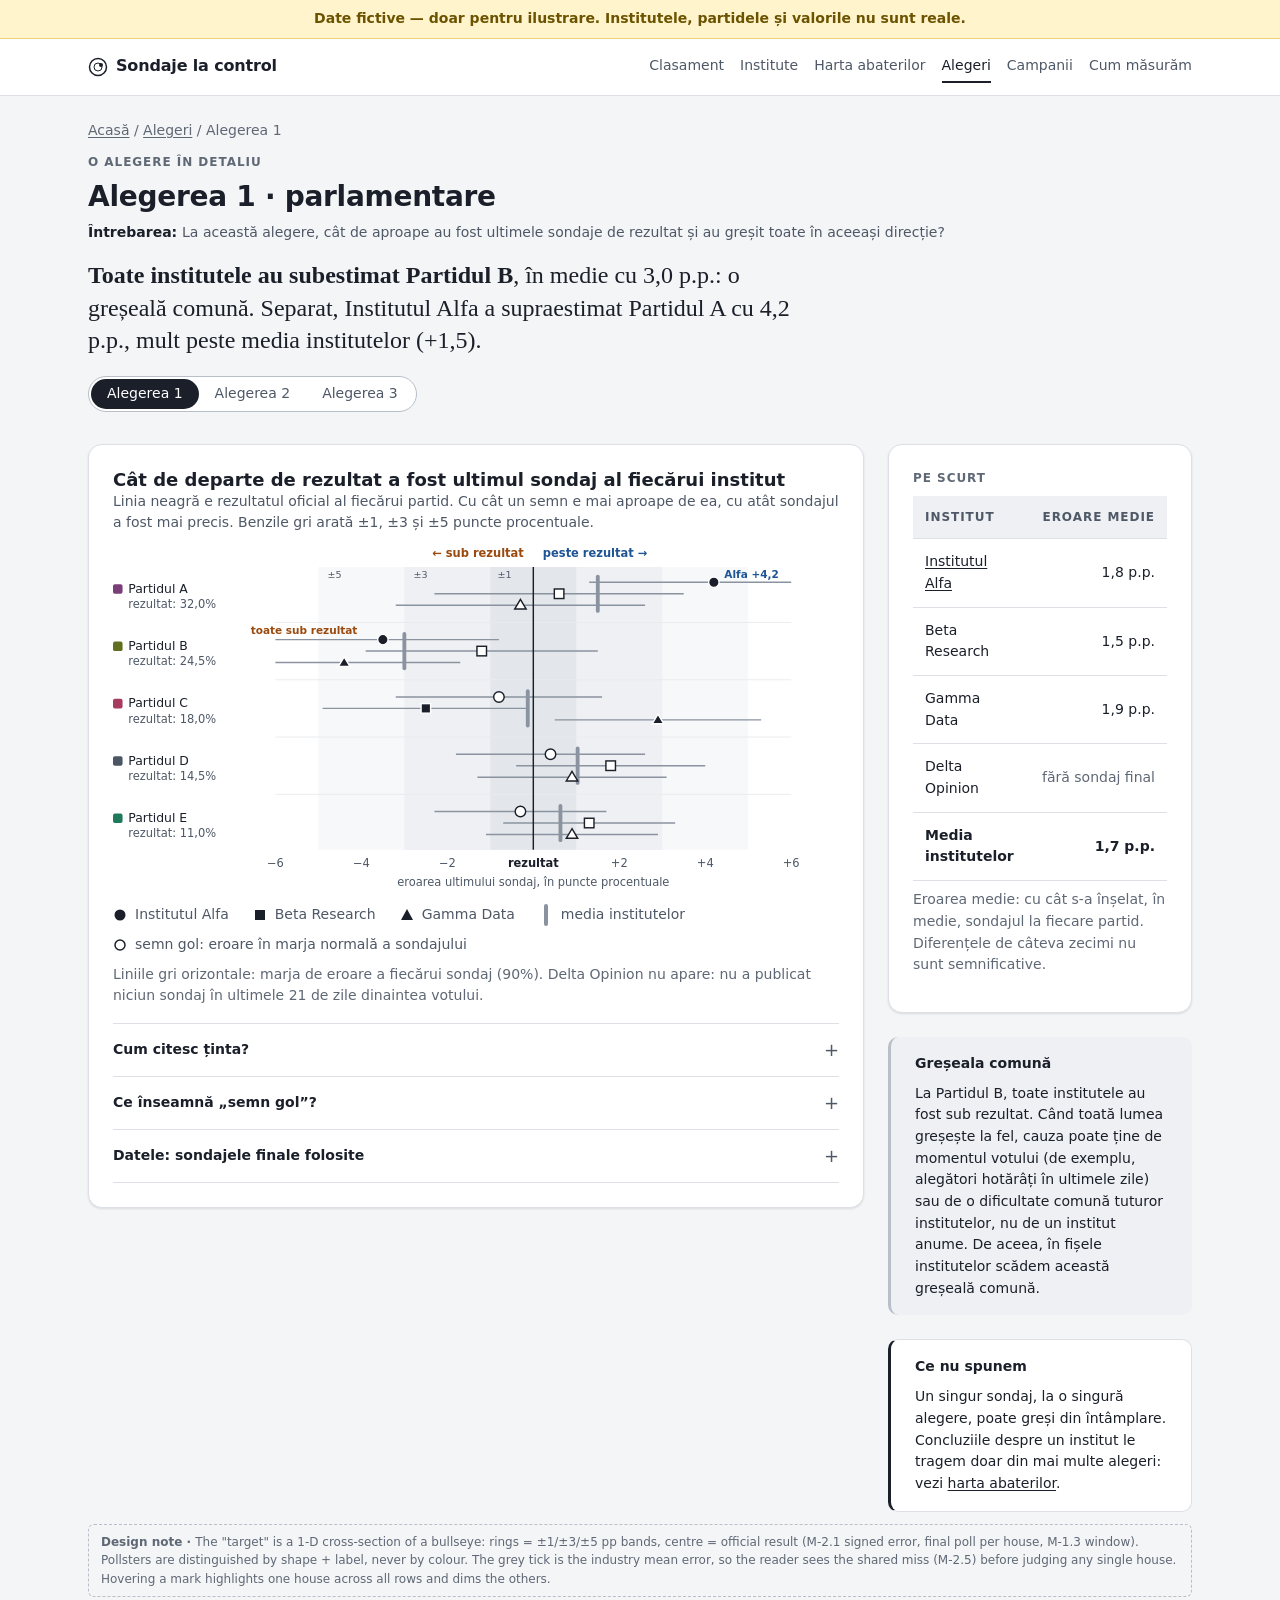
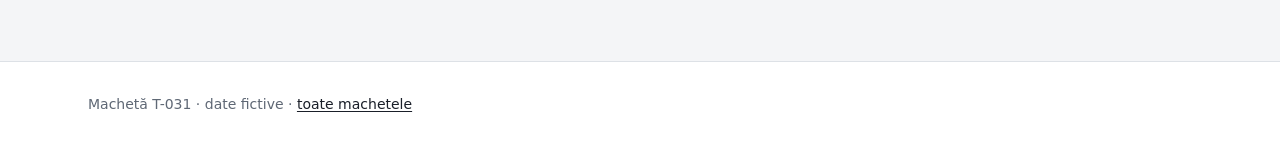
<file: docs/ux/mockups/target-plot.html>
<!doctype html>
<html lang="ro">
<head>
<meta charset="utf-8">
<meta name="viewport" content="width=device-width, initial-scale=1">
<title>O alegere în detaliu (ținta) · machetă T-031</title>
<link rel="stylesheet" href="tokens.css">
<link rel="stylesheet" href="components.css">
<style>
  .target-layout { display: grid; grid-template-columns: minmax(0, 1fr) 19rem; gap: var(--space-5); align-items: start; }
  @media (max-width: 60rem) { .target-layout { grid-template-columns: minmax(0, 1fr); } }
  .band-1 { fill: var(--color-market-soft); }
  .band-3 { fill: var(--color-surface-sunken); }
  .band-5 { fill: #f7f8fa; }
  .market-tick { stroke: var(--color-market); stroke-width: 4; stroke-linecap: round; }
  .shape-key { display: inline-block; vertical-align: middle; }
</style>
</head>
<body>
<div class="fiction-banner" role="note">Date fictive — doar pentru ilustrare. Institutele, partidele și valorile nu sunt reale.</div>
<header class="site-header">
  <div class="container">
    <a class="brand" href="index.html"><svg class="brand__mark" viewBox="0 0 20 20" aria-hidden="true"><circle cx="10" cy="10" r="8.5" fill="none" stroke="currentColor" stroke-width="1.5"/><circle cx="10" cy="10" r="4" fill="none" stroke="currentColor" stroke-width="1"/><circle cx="13" cy="8" r="2" fill="currentColor"/></svg>Sondaje la control</a>
    <nav class="nav" aria-label="Principal">
      <a href="leaderboard.html">Clasament</a>
      <a href="pollster-card.html">Institute</a>
      <a href="heatmap.html">Harta abaterilor</a>
      <a href="target-plot.html" aria-current="page">Alegeri</a>
      <a href="timeline.html">Campanii</a>
      <a href="methodology.html">Cum măsurăm</a>
    </nav>
  </div>
</header>

<main class="container">
  <p class="breadcrumb"><a href="index.html">Acasă</a> / <a href="#">Alegeri</a> / Alegerea 1</p>

  <div class="page-head">
    <p class="eyebrow">O alegere în detaliu</p>
    <h1>Alegerea 1 · parlamentare</h1>
    <p class="question">La această alegere, cât de aproape au fost ultimele sondaje de rezultat și au greșit toate în aceeași direcție?</p>
    <p class="finding finding--page"><strong>Toate institutele au subestimat Partidul B</strong>, în medie cu 3,0 p.p.: o greșeală comună. Separat, Institutul Alfa a supraestimat Partidul A cu 4,2 p.p., mult peste media institutelor (+1,5).</p>
    <div class="segmented" role="group" aria-label="Alegerea" style="margin-top:var(--space-3)">
      <button type="button" aria-pressed="true">Alegerea 1</button>
      <button type="button" aria-pressed="false">Alegerea 2</button>
      <button type="button" aria-pressed="false">Alegerea 3</button>
    </div>
  </div>

  <div class="target-layout">
    <section class="card" aria-labelledby="tp-title">
      <h2 class="card__title" id="tp-title">Cât de departe de rezultat a fost ultimul sondaj al fiecărui institut</h2>
      <p class="muted text-small">Linia neagră e rezultatul oficial al fiecărui partid. Cu cât un semn e mai aproape de ea, cu atât sondajul a fost mai precis. Benzile gri arată ±1, ±3 și ±5 puncte procentuale.</p>

      <svg class="chart" viewBox="0 0 760 362" role="img" aria-labelledby="tp-svg-title tp-svg-desc">
        <title id="tp-svg-title">Eroarea sondajului final, pe partide și institute, la Alegerea 1</title>
        <desc id="tp-svg-desc">Partidul A: Alfa +4,2, Beta +0,6, Gamma −0,3, media institutelor +1,5. Partidul B: Alfa −3,5, Beta −1,2, Gamma −4,4, media −3,0. Partidul C: Alfa −0,8, Beta −2,5, Gamma +2,9. Partidul D: Alfa +0,4, Beta +1,8, Gamma +0,9. Partidul E: Alfa −0,3, Beta +1,3, Gamma +0,9. Delta Opinion nu a avut sondaj în ultimele 21 de zile.</desc>
        <!-- x(v) = 440 + 45·v ; rows at y = 50, 110, 170, 230, 290 -->
        <text x="430" y="12" text-anchor="end" class="t-under">← sub rezultat</text>
        <text x="450" y="12" text-anchor="start" class="t-over">peste rezultat →</text>
        <rect class="band-5" x="215" y="22" width="450" height="296"/>
        <rect class="band-3" x="305" y="22" width="270" height="296"/>
        <rect class="band-1" x="395" y="22" width="90" height="296"/>
        <text x="232" y="34" text-anchor="middle" style="font-size:10px">±5</text>
        <text x="322" y="34" text-anchor="middle" style="font-size:10px">±3</text>
        <text x="410" y="34" text-anchor="middle" style="font-size:10px">±1</text>
        <line class="grid" x1="170" y1="80" x2="710" y2="80"/>
        <line class="grid" x1="170" y1="140" x2="710" y2="140"/>
        <line class="grid" x1="170" y1="200" x2="710" y2="200"/>
        <line class="grid" x1="170" y1="260" x2="710" y2="260"/>

        <!-- Party A, result 32,0% -->
        <rect x="0" y="40" width="10" height="10" rx="2" style="fill:var(--party-a)"/>
        <text x="16" y="49" class="t-label">Partidul A</text>
        <text x="16" y="65">rezultat: 32,0%</text>
        <line class="market-tick" x1="507.5" y1="32" x2="507.5" y2="68"/>
        <line class="im-whisker is-muted" x1="498.5" y1="38" x2="710" y2="38"/>
        <circle class="im-dot" cx="629" cy="38" r="5.5"/>
        <text x="640" y="34" class="t-over" style="font-size:11px">Alfa +4,2</text>
        <line class="im-whisker is-muted" x1="336.5" y1="50" x2="597.5" y2="50"/>
        <rect class="im-dot is-ns" x="462" y="45" width="10" height="10"/>
        <line class="im-whisker is-muted" x1="296" y1="62" x2="557" y2="62"/>
        <polygon class="im-dot is-ns" points="426.5,56 420.5,66 432.5,66"/>

        <!-- Party B, result 24,5% -->
        <rect x="0" y="100" width="10" height="10" rx="2" style="fill:var(--party-b)"/>
        <text x="16" y="109" class="t-label">Partidul B</text>
        <text x="16" y="125">rezultat: 24,5%</text>
        <line class="market-tick" x1="305" y1="92" x2="305" y2="128"/>
        <line class="im-whisker is-muted" x1="170" y1="98" x2="404" y2="98"/>
        <circle class="im-dot" cx="282.5" cy="98" r="5.5"/>
        <line class="im-whisker is-muted" x1="264.5" y1="110" x2="507.5" y2="110"/>
        <rect class="im-dot is-ns" x="381" y="105" width="10" height="10"/>
        <line class="im-whisker is-muted" x1="170" y1="122" x2="363.5" y2="122"/>
        <polygon class="im-dot" points="242,116 236,126 248,126"/>
        <text x="200" y="92" class="t-under" style="font-size:11px" text-anchor="middle">toate sub rezultat</text>

        <!-- Party C, result 18,0% -->
        <rect x="0" y="160" width="10" height="10" rx="2" style="fill:var(--party-c)"/>
        <text x="16" y="169" class="t-label">Partidul C</text>
        <text x="16" y="185">rezultat: 18,0%</text>
        <line class="market-tick" x1="434.2" y1="152" x2="434.2" y2="188"/>
        <line class="im-whisker is-muted" x1="296" y1="158" x2="512" y2="158"/>
        <circle class="im-dot is-ns" cx="404" cy="158" r="5.5"/>
        <line class="im-whisker is-muted" x1="219.5" y1="170" x2="435.5" y2="170"/>
        <rect class="im-dot" x="322.5" y="165" width="10" height="10"/>
        <line class="im-whisker is-muted" x1="462.5" y1="182" x2="678.5" y2="182"/>
        <polygon class="im-dot" points="570.5,176 564.5,186 576.5,186"/>

        <!-- Party D, result 14,5% -->
        <rect x="0" y="220" width="10" height="10" rx="2" style="fill:var(--party-d)"/>
        <text x="16" y="229" class="t-label">Partidul D</text>
        <text x="16" y="245">rezultat: 14,5%</text>
        <line class="market-tick" x1="486.4" y1="212" x2="486.4" y2="248"/>
        <line class="im-whisker is-muted" x1="359" y1="218" x2="557" y2="218"/>
        <circle class="im-dot is-ns" cx="458" cy="218" r="5.5"/>
        <line class="im-whisker is-muted" x1="422" y1="230" x2="620" y2="230"/>
        <rect class="im-dot is-ns" x="516" y="225" width="10" height="10"/>
        <line class="im-whisker is-muted" x1="381.5" y1="242" x2="579.5" y2="242"/>
        <polygon class="im-dot is-ns" points="480.5,236 474.5,246 486.5,246"/>

        <!-- Party E, result 11,0% -->
        <rect x="0" y="280" width="10" height="10" rx="2" style="fill:var(--party-e)"/>
        <text x="16" y="289" class="t-label">Partidul E</text>
        <text x="16" y="305">rezultat: 11,0%</text>
        <line class="market-tick" x1="468.4" y1="272" x2="468.4" y2="308"/>
        <line class="im-whisker is-muted" x1="336.5" y1="278" x2="516.5" y2="278"/>
        <circle class="im-dot is-ns" cx="426.5" cy="278" r="5.5"/>
        <line class="im-whisker is-muted" x1="408.5" y1="290" x2="588.5" y2="290"/>
        <rect class="im-dot is-ns" x="493.5" y="285" width="10" height="10"/>
        <line class="im-whisker is-muted" x1="390.5" y1="302" x2="570.5" y2="302"/>
        <polygon class="im-dot is-ns" points="480.5,296 474.5,306 486.5,306"/>

        <line class="zero" x1="440" y1="22" x2="440" y2="318"/>
        <text x="170" y="336" text-anchor="middle">−6</text>
        <text x="260" y="336" text-anchor="middle">−4</text>
        <text x="350" y="336" text-anchor="middle">−2</text>
        <text x="440" y="336" text-anchor="middle" class="t-strong">rezultat</text>
        <text x="530" y="336" text-anchor="middle">+2</text>
        <text x="620" y="336" text-anchor="middle">+4</text>
        <text x="710" y="336" text-anchor="middle">+6</text>
        <text x="440" y="356" text-anchor="middle">eroarea ultimului sondaj, în puncte procentuale</text>
      </svg>

      <div class="legend" style="margin-top:var(--space-3)">
        <span class="legend__item"><svg class="shape-key" width="14" height="14" aria-hidden="true"><circle cx="7" cy="7" r="5.5" fill="var(--color-house)"/></svg>Institutul Alfa</span>
        <span class="legend__item"><svg class="shape-key" width="14" height="14" aria-hidden="true"><rect x="2" y="2" width="10" height="10" fill="var(--color-house)"/></svg>Beta Research</span>
        <span class="legend__item"><svg class="shape-key" width="14" height="14" aria-hidden="true"><polygon points="7,1 1,12 13,12" fill="var(--color-house)"/></svg>Gamma Data</span>
        <span class="legend__item"><svg class="shape-key" width="14" height="22" aria-hidden="true"><line x1="7" y1="2" x2="7" y2="20" stroke="var(--color-market)" stroke-width="4" stroke-linecap="round"/></svg>media institutelor</span>
        <span class="legend__item"><svg class="shape-key" width="14" height="14" aria-hidden="true"><circle cx="7" cy="7" r="5" fill="#fff" stroke="var(--color-house)" stroke-width="1.5"/></svg>semn gol: eroare în marja normală a sondajului</span>
      </div>
      <p class="subtle text-small" style="margin-top:var(--space-2)">Liniile gri orizontale: marja de eroare a fiecărui sondaj (90%). Delta Opinion nu apare: nu a publicat niciun sondaj în ultimele 21 de zile dinaintea votului.</p>

      <div style="margin-top:var(--space-4)">
        <details class="disclosure">
          <summary>Cum citesc ținta?</summary>
          <div class="disclosure__body">
            <p>Imaginați-vă o țintă: centrul (linia neagră) este rezultatul oficial. Fiecare semn este ultimul sondaj al unui institut. Un semn la dreapta înseamnă că sondajul i-a dat partidului mai mult decât a primit la vot; la stânga, mai puțin.</p>
            <p>Bara groasă gri arată unde a fost, în medie, ansamblul institutelor. Când toate semnele sunt de aceeași parte, ca la Partidul B, avem o greșeală comună, nu a unui institut anume.</p>
          </div>
        </details>
        <details class="disclosure">
          <summary>Ce înseamnă „semn gol”?</summary>
          <div class="disclosure__body">
            <p>Orice sondaj are o marjă de eroare, pentru că întreabă doar o parte dintre alegători. Un semn gol înseamnă că eroarea se încadrează în această marjă: poate fi doar întâmplare. Un semn plin înseamnă că eroarea e mai mare decât ar explica întâmplarea, pentru acel sondaj.</p>
          </div>
        </details>
        <details class="disclosure">
          <summary>Datele: sondajele finale folosite</summary>
          <div class="disclosure__body">
            <div class="table-wrap">
              <table class="table">
                <thead><tr><th>Institut</th><th>Teren încheiat</th><th class="num">Eșantion</th><th>Sursa</th></tr></thead>
                <tbody>
                  <tr><td>Institutul Alfa</td><td>cu 6 zile înainte</td><td class="num">1.100</td><td><a href="#">raport (arhivat)</a></td></tr>
                  <tr><td>Beta Research</td><td>cu 9 zile înainte</td><td class="num">1.020</td><td><a href="#">raport (arhivat)</a></td></tr>
                  <tr><td>Gamma Data</td><td>cu 5 zile înainte</td><td class="num">900</td><td><a href="#">articol de presă</a></td></tr>
                  <tr><td>Delta Opinion</td><td colspan="3" class="subtle">ultimul sondaj: cu 34 de zile înainte (în afara ferestrei de 21 de zile)</td></tr>
                </tbody>
              </table>
            </div>
          </div>
        </details>
      </div>
    </section>

    <aside class="stack" aria-label="Rezumatul alegerii">
      <div class="card">
        <p class="eyebrow">Pe scurt</p>
        <table class="table">
          <thead><tr><th>Institut</th><th class="num">Eroare medie</th></tr></thead>
          <tbody>
            <tr><td><a href="pollster-card.html">Institutul Alfa</a></td><td class="num">1,8 p.p.</td></tr>
            <tr><td>Beta Research</td><td class="num">1,5 p.p.</td></tr>
            <tr><td>Gamma Data</td><td class="num">1,9 p.p.</td></tr>
            <tr><td>Delta Opinion</td><td class="num subtle">fără sondaj final</td></tr>
            <tr><th>Media institutelor</th><th class="num">1,7 p.p.</th></tr>
          </tbody>
        </table>
        <p class="subtle text-small" style="margin-top:var(--space-2)">Eroarea medie: cu cât s-a înșelat, în medie, sondajul la fiecare partid. Diferențele de câteva zecimi nu sunt semnificative.</p>
      </div>
      <aside class="callout">
        <p class="callout__title">Greșeala comună</p>
        <p>La Partidul B, toate institutele au fost sub rezultat. Când toată lumea greșește la fel, cauza poate ține de momentul votului (de exemplu, alegători hotărâți în ultimele zile) sau de o dificultate comună tuturor institutelor, nu de un institut anume. De aceea, în fișele institutelor scădem această greșeală comună.</p>
      </aside>
      <aside class="callout callout--caveat">
        <p class="callout__title">Ce nu spunem</p>
        <p>Un singur sondaj, la o singură alegere, poate greși din întâmplare. Concluziile despre un institut le tragem doar din mai multe alegeri: vezi <a href="heatmap.html">harta abaterilor</a>.</p>
      </aside>
    </aside>
  </div>
  <p class="annot">The "target" is a 1-D cross-section of a bullseye: rings = ±1/±3/±5 pp bands, centre = official result (M-2.1 signed error, final poll per house, M-1.3 window). Pollsters are distinguished by shape + label, never by colour. The grey tick is the industry mean error, so the reader sees the shared miss (M-2.5) before judging any single house. Hovering a mark highlights one house across all rows and dims the others.</p>
</main>

<footer class="site-footer">
  <div class="container">Machetă T-031 · date fictive · <a href="index.html">toate machetele</a></div>
</footer>
</body>
</html>
</file>
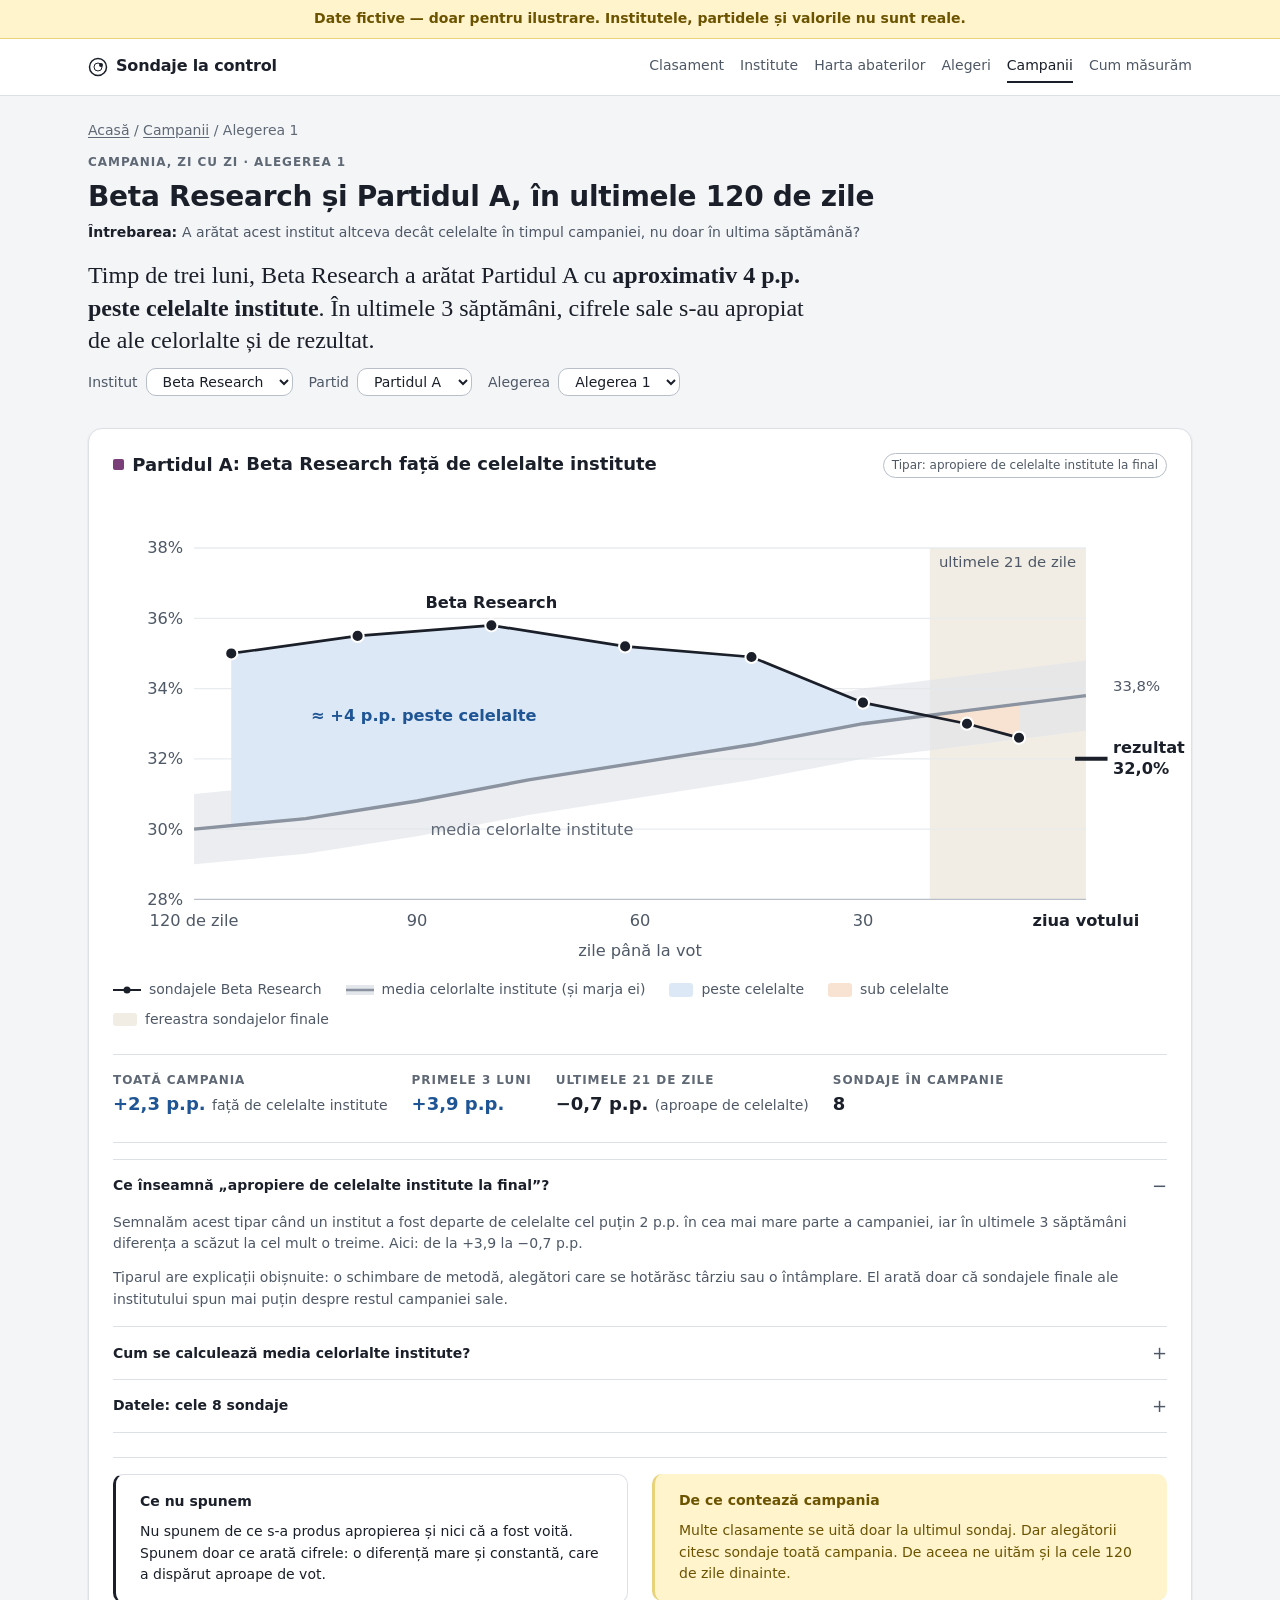
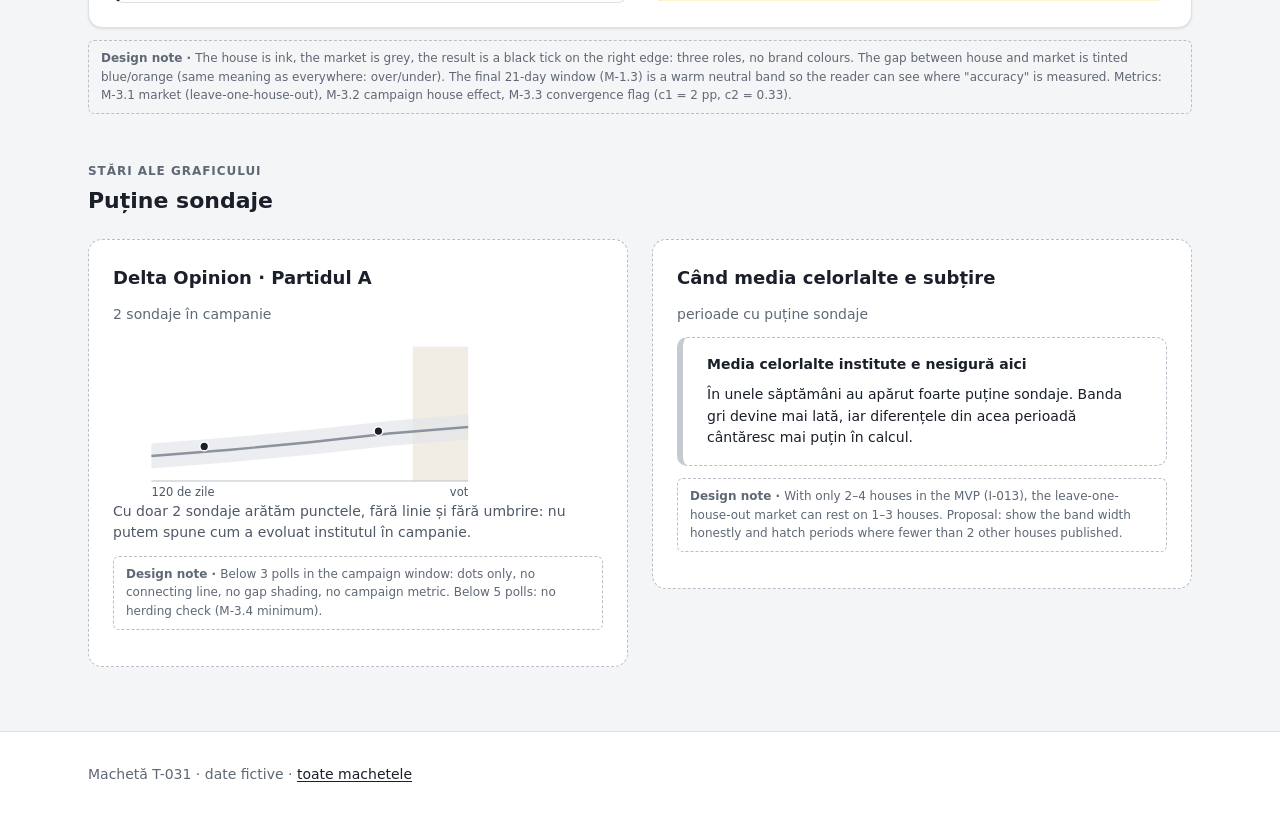
<file: docs/ux/mockups/timeline.html>
<!doctype html>
<html lang="ro">
<head>
<meta charset="utf-8">
<meta name="viewport" content="width=device-width, initial-scale=1">
<title>Campania (cronologie) · machetă T-031</title>
<link rel="stylesheet" href="tokens.css">
<link rel="stylesheet" href="components.css">
<style>
  .controls { display: flex; flex-wrap: wrap; gap: var(--space-4); align-items: center; margin-top: var(--space-3); }
  .controls label { font-size: var(--fs-sm); color: var(--color-text-muted); display: inline-flex; gap: var(--space-2); align-items: center; }
  .controls select { font: inherit; font-size: var(--fs-sm); padding: var(--space-1) var(--space-3); border: 1px solid var(--color-border-strong); border-radius: var(--radius-md); background: var(--color-surface); color: var(--color-text); }
  .market-line { fill: none; stroke: var(--color-market); stroke-width: 2.5; }
  .market-band { fill: var(--color-market-soft); opacity: 0.7; }
  .house-line { fill: none; stroke: var(--color-house); stroke-width: 2; }
  .gap-over { fill: var(--color-over-soft); }
  .gap-under { fill: var(--color-under-soft); }
  .window { fill: var(--color-window); }
</style>
</head>
<body>
<div class="fiction-banner" role="note">Date fictive — doar pentru ilustrare. Institutele, partidele și valorile nu sunt reale.</div>
<header class="site-header">
  <div class="container">
    <a class="brand" href="index.html"><svg class="brand__mark" viewBox="0 0 20 20" aria-hidden="true"><circle cx="10" cy="10" r="8.5" fill="none" stroke="currentColor" stroke-width="1.5"/><circle cx="10" cy="10" r="4" fill="none" stroke="currentColor" stroke-width="1"/><circle cx="13" cy="8" r="2" fill="currentColor"/></svg>Sondaje la control</a>
    <nav class="nav" aria-label="Principal">
      <a href="leaderboard.html">Clasament</a>
      <a href="pollster-card.html">Institute</a>
      <a href="heatmap.html">Harta abaterilor</a>
      <a href="target-plot.html">Alegeri</a>
      <a href="timeline.html" aria-current="page">Campanii</a>
      <a href="methodology.html">Cum măsurăm</a>
    </nav>
  </div>
</header>

<main class="container">
  <p class="breadcrumb"><a href="index.html">Acasă</a> / <a href="#">Campanii</a> / Alegerea 1</p>

  <div class="page-head">
    <p class="eyebrow">Campania, zi cu zi · Alegerea 1</p>
    <h1>Beta Research și Partidul A, în ultimele 120 de zile</h1>
    <p class="question">A arătat acest institut altceva decât celelalte în timpul campaniei, nu doar în ultima săptămână?</p>
    <p class="finding finding--page">Timp de trei luni, Beta Research a arătat Partidul A cu <strong>aproximativ 4 p.p. peste celelalte institute</strong>. În ultimele 3 săptămâni, cifrele sale s-au apropiat de ale celorlalte și de rezultat.</p>
    <div class="controls">
      <label>Institut <select aria-label="Institut"><option>Beta Research</option><option>Institutul Alfa</option><option>Gamma Data</option><option>Delta Opinion</option></select></label>
      <label>Partid <select aria-label="Partid"><option>Partidul A</option><option>Partidul B</option><option>Partidul C</option><option>Partidul D</option><option>Partidul E</option></select></label>
      <label>Alegerea <select aria-label="Alegerea"><option>Alegerea 1</option><option>Alegerea 2</option><option>Alegerea 3</option></select></label>
    </div>
  </div>

  <section class="card" aria-labelledby="tl-title">
    <div class="card__head" style="flex-wrap:wrap">
      <h2 class="card__title" id="tl-title"><span class="party party--a"><span class="party__swatch"></span>Partidul A</span>: Beta Research față de celelalte institute</h2>
      <span class="tag">Tipar: apropiere de celelalte institute la final</span>
    </div>

    <svg class="chart" viewBox="0 0 780 350" role="img" aria-labelledby="tl-svg-title tl-svg-desc" style="margin-top:var(--space-4)">
      <title id="tl-svg-title">Sondajele Beta Research pentru Partidul A, comparate cu media celorlalte institute și cu rezultatul</title>
      <desc id="tl-svg-desc">Între 115 și 45 de zile înainte de vot, Beta Research a dat Partidului A între 34,9% și 35,8%, iar media celorlalte institute a fost între 30,2% și 32,4%. În ultimele 30 de zile, Beta Research a coborât la 33,6%, 33,0% și 32,6%, aproape de media celorlalte (33,6%). Rezultatul oficial: 32,0%.</desc>
      <!-- x(d) = 720 + 5.5·d (d = days before the vote, −120..0); y(s) = 300 − 26·(s − 28) -->
      <rect class="window" x="604.5" y="40" width="115.5" height="260"/>
      <text x="662" y="54" text-anchor="middle" style="font-size:11px">ultimele 21 de zile</text>

      <line class="grid" x1="60" y1="40" x2="720" y2="40"/>
      <line class="grid" x1="60" y1="92" x2="720" y2="92"/>
      <line class="grid" x1="60" y1="144" x2="720" y2="144"/>
      <line class="grid" x1="60" y1="196" x2="720" y2="196"/>
      <line class="grid" x1="60" y1="248" x2="720" y2="248"/>
      <line class="axis" x1="60" y1="300" x2="720" y2="300"/>
      <text x="52" y="44" text-anchor="end">38%</text>
      <text x="52" y="96" text-anchor="end">36%</text>
      <text x="52" y="148" text-anchor="end">34%</text>
      <text x="52" y="200" text-anchor="end">32%</text>
      <text x="52" y="252" text-anchor="end">30%</text>
      <text x="52" y="304" text-anchor="end">28%</text>

      <!-- market band (±1 pp) and line: other houses only (leave-one-house-out) -->
      <polygon class="market-band" points="60,222 142.5,214.2 225,201.2 307.5,185.6 390,172.6 472.5,159.6 555,144 637.5,133.6 720,123.2 720,175.2 637.5,185.6 555,196 472.5,211.6 390,224.6 307.5,237.6 225,253.2 142.5,266.2 60,274"/>
      <!-- gap shading -->
      <polygon class="gap-over" points="87.5,118 181,105 280,97.2 379,112.8 472.5,120.6 555,154.4 602.5,164 555,170 472.5,185.6 379,200.3 280,216.8 181,234.1 87.5,245.4"/>
      <polygon class="gap-under" points="602.5,164 632,170 670.5,180.4 670.5,155.4 632,160.3"/>
      <polyline class="market-line" points="60,248 142.5,240.2 225,227.2 307.5,211.6 390,198.6 472.5,185.6 555,170 637.5,159.6 720,149.2"/>
      <polyline class="house-line" points="87.5,118 181,105 280,97.2 379,112.8 472.5,120.6 555,154.4 632,170 670.5,180.4"/>
      <g>
        <circle class="im-dot" cx="87.5" cy="118" r="4.5"/>
        <circle class="im-dot" cx="181" cy="105" r="4.5"/>
        <circle class="im-dot" cx="280" cy="97.2" r="4.5"/>
        <circle class="im-dot" cx="379" cy="112.8" r="4.5"/>
        <circle class="im-dot" cx="472.5" cy="120.6" r="4.5"/>
        <circle class="im-dot" cx="555" cy="154.4" r="4.5"/>
        <circle class="im-dot" cx="632" cy="170" r="4.5"/>
        <circle class="im-dot" cx="670.5" cy="180.4" r="4.5"/>
      </g>
      <!-- result -->
      <line class="zero" x1="712" y1="196" x2="736" y2="196" style="stroke-width:3"/>
      <text x="740" y="192" class="t-strong">rezultat</text>
      <text x="740" y="207" class="t-strong">32,0%</text>

      <!-- direct labels -->
      <text x="280" y="84" text-anchor="middle" class="t-strong">Beta Research</text>
      <text x="310" y="252" text-anchor="middle" style="fill:var(--color-text-subtle)">media celorlalte institute</text>
      <text x="230" y="168" text-anchor="middle" class="t-over">≈ +4 p.p. peste celelalte</text>
      <text x="740" y="146" style="font-size:11px">33,8%</text>

      <text x="60" y="320" text-anchor="middle">120 de zile</text>
      <text x="225" y="320" text-anchor="middle">90</text>
      <text x="390" y="320" text-anchor="middle">60</text>
      <text x="555" y="320" text-anchor="middle">30</text>
      <text x="720" y="320" text-anchor="middle" class="t-strong">ziua votului</text>
      <text x="390" y="342" text-anchor="middle">zile până la vot</text>
    </svg>

    <div class="legend" style="margin-top:var(--space-3)">
      <span class="legend__item"><svg width="28" height="10" aria-hidden="true"><line x1="0" y1="5" x2="28" y2="5" stroke="var(--color-house)" stroke-width="2"/><circle cx="14" cy="5" r="3.5" fill="var(--color-house)"/></svg>sondajele Beta Research</span>
      <span class="legend__item"><svg width="28" height="12" aria-hidden="true"><rect x="0" y="1" width="28" height="10" fill="var(--color-market-soft)"/><line x1="0" y1="6" x2="28" y2="6" stroke="var(--color-market)" stroke-width="2.5"/></svg>media celorlalte institute (și marja ei)</span>
      <span class="legend__item"><span class="legend__swatch" style="background:var(--color-over-soft)"></span>peste celelalte</span>
      <span class="legend__item"><span class="legend__swatch" style="background:var(--color-under-soft)"></span>sub celelalte</span>
      <span class="legend__item"><span class="legend__swatch" style="background:var(--color-window)"></span>fereastra sondajelor finale</span>
    </div>

    <div class="card__section">
      <dl class="stats">
        <div class="stat"><dt>Toată campania</dt><dd class="over">+2,3 p.p. <small>față de celelalte institute</small></dd></div>
        <div class="stat"><dt>Primele 3 luni</dt><dd class="over">+3,9 p.p.</dd></div>
        <div class="stat"><dt>Ultimele 21 de zile</dt><dd>−0,7 p.p. <small>(aproape de celelalte)</small></dd></div>
        <div class="stat"><dt>Sondaje în campanie</dt><dd>8</dd></div>
      </dl>
    </div>

    <div class="card__section">
      <details class="disclosure" open>
        <summary>Ce înseamnă „apropiere de celelalte institute la final”?</summary>
        <div class="disclosure__body">
          <p>Semnalăm acest tipar când un institut a fost departe de celelalte cel puțin 2 p.p. în cea mai mare parte a campaniei, iar în ultimele 3 săptămâni diferența a scăzut la cel mult o treime. Aici: de la +3,9 la −0,7 p.p.</p>
          <p>Tiparul are explicații obișnuite: o schimbare de metodă, alegători care se hotărăsc târziu sau o întâmplare. El arată doar că sondajele finale ale institutului spun mai puțin despre restul campaniei sale.</p>
        </div>
      </details>
      <details class="disclosure">
        <summary>Cum se calculează media celorlalte institute?</summary>
        <div class="disclosure__body">
          <p>Pentru fiecare zi, facem o medie netezită a sondajelor publicate de <em>celelalte</em> institute. Sondajele Beta Research nu intră în această medie, ca să nu se compare institutul cu el însuși. Banda gri arată cât de sigură e media: e mai lată acolo unde au fost puține sondaje.</p>
        </div>
      </details>
      <details class="disclosure">
        <summary>Datele: cele 8 sondaje</summary>
        <div class="disclosure__body"><p>Tabel cu data terenului, eșantionul, metoda și sursa fiecărui sondaj · <a href="#">descarcă (CSV)</a></p></div>
      </details>
    </div>

    <div class="card__section grid-2">
      <aside class="callout callout--caveat">
        <p class="callout__title">Ce nu spunem</p>
        <p>Nu spunem de ce s-a produs apropierea și nici că a fost voită. Spunem doar ce arată cifrele: o diferență mare și constantă, care a dispărut aproape de vot.</p>
      </aside>
      <aside class="callout callout--preliminary">
        <p class="callout__title">De ce contează campania</p>
        <p>Multe clasamente se uită doar la ultimul sondaj. Dar alegătorii citesc sondaje toată campania. De aceea ne uităm și la cele 120 de zile dinainte.</p>
      </aside>
    </div>
  </section>
  <p class="annot">The house is ink, the market is grey, the result is a black tick on the right edge: three roles, no brand colours. The gap between house and market is tinted blue/orange (same meaning as everywhere: over/under). The final 21-day window (M-1.3) is a warm neutral band so the reader can see where "accuracy" is measured. Metrics: M-3.1 market (leave-one-house-out), M-3.2 campaign house effect, M-3.3 convergence flag (c1 = 2 pp, c2 = 0.33).</p>

  <section class="stack" style="margin-top:var(--space-7)" aria-labelledby="tl-states">
    <div>
      <p class="eyebrow">Stări ale graficului</p>
      <h2 id="tl-states">Puține sondaje</h2>
    </div>
    <div class="grid-2">
      <article class="card card--dashed">
        <p class="card__title">Delta Opinion · Partidul A</p>
        <p class="card__meta">2 sondaje în campanie</p>
        <svg class="chart chart--mini" viewBox="0 0 400 170" role="img" aria-label="Doar două sondaje Delta Opinion, la 100 și la 34 de zile înainte de vot, ambele aproape de media celorlalte institute">
          <!-- x(d) = 370 + 2.75·d ; y(s) = 150 − 13·(s − 28) -->
          <rect class="window" x="312.25" y="10" width="57.75" height="140"/>
          <line class="axis" x1="40" y1="150" x2="370" y2="150"/>
          <polygon class="market-band" points="40,111 122.5,104.5 205,96.7 287.5,87.6 370,80.8 370,106.8 287.5,113.6 205,122.7 122.5,130.5 40,137"/>
          <polyline class="market-line" points="40,124 122.5,117.5 205,109.7 287.5,100.6 370,93.8"/>
          <circle class="im-dot" cx="95" cy="114" r="4.5"/>
          <circle class="im-dot" cx="276.5" cy="98" r="4.5"/>
          <text x="40" y="166">120 de zile</text>
          <text x="370" y="166" text-anchor="end">vot</text>
        </svg>
        <p class="text-small muted">Cu doar 2 sondaje arătăm punctele, fără linie și fără umbrire: nu putem spune cum a evoluat institutul în campanie.</p>
        <p class="annot">Below 3 polls in the campaign window: dots only, no connecting line, no gap shading, no campaign metric. Below 5 polls: no herding check (M-3.4 minimum).</p>
      </article>
      <article class="card card--dashed">
        <p class="card__title">Când media celorlalte e subțire</p>
        <p class="card__meta">perioade cu puține sondaje</p>
        <aside class="callout callout--insufficient">
          <p class="callout__title">Media celorlalte institute e nesigură aici</p>
          <p>În unele săptămâni au apărut foarte puține sondaje. Banda gri devine mai lată, iar diferențele din acea perioadă cântăresc mai puțin în calcul.</p>
        </aside>
        <p class="annot">With only 2–4 houses in the MVP (I-013), the leave-one-house-out market can rest on 1–3 houses. Proposal: show the band width honestly and hatch periods where fewer than 2 other houses published.</p>
      </article>
    </div>
  </section>
</main>

<footer class="site-footer">
  <div class="container">Machetă T-031 · date fictive · <a href="index.html">toate machetele</a></div>
</footer>
</body>
</html>
</file>
<file: docs/ux/mockups/tokens.css>
@charset "UTF-8";
/*
 * Design tokens: T-031 UX concept (ADR-0009).
 * Light mode is the primary theme. Dark mode is an optional mapping of the
 * same token names, documented in ../visual-language.md (not used in mock-ups).
 *
 * Rules:
 * - Components use tokens only, never raw hex values.
 * - Colour is reserved for data. UI chrome stays neutral (ink + greys).
 * - Text tokens meet WCAG AA (>= 4.5:1) on both --color-bg and --color-surface.
 */

:root {
  color-scheme: light;

  /* ---------- Neutral UI ---------- */
  --color-bg: #f4f5f7;              /* page background, cool off-white */
  --color-surface: #ffffff;         /* cards, tables, charts */
  --color-surface-sunken: #eef0f3;  /* table header, disclosure body, wells */
  --color-border: #dde1e6;          /* hairlines, card outline */
  --color-border-strong: #b8bfc8;   /* axis lines, input outlines */
  --color-gridline: #e9ecef;        /* chart gridlines */

  --color-text: #1a1f29;            /* 16.5:1 on surface */
  --color-text-muted: #4e5866;      /* 7.2:1 on surface: secondary text */
  --color-text-subtle: #5f6875;     /* 5.2:1 on bg: captions, axis labels */
  --color-link: var(--color-text);  /* links are ink + underline, not colour */
  --color-focus: #2563eb;           /* focus ring only */

  /* ---------- Data: direction of deviation (diverging, colour-blind safe) ---------- */
  /* Left = underestimates (orange), right = overestimates (blue). Always paired
     with a sign (+/−), a position (left/right of zero), and a word. */
  --color-over: #2e6db4;            /* bar fill, 5.3:1 */
  --color-over-strong: #1f5594;     /* text on light bg */
  --color-over-soft: #dce8f5;       /* tint, area fill */
  --color-under: #c8651b;           /* bar fill, 3.9:1 (graphic object, >= 3:1) */
  --color-under-strong: #9a4a0e;    /* text on light bg */
  --color-under-soft: #f8e3d2;      /* tint, area fill */

  /* Heatmap ramp: 5 steps per side + neutral middle. Steps 1-3 take ink text,
     steps 4-5 take white text (all >= 4.5:1). */
  --heat-over-1: #eaf1f9;
  --heat-over-2: #bcd3ec;
  --heat-over-3: #7fa9d8;
  --heat-over-4: #3e78bd;
  --heat-over-5: #1f5594;
  --heat-zero: #f7f7f8;
  --heat-under-1: #fbede2;
  --heat-under-2: #f2c9a6;
  --heat-under-3: #e59b5e;
  --heat-under-4: #b85a14;
  --heat-under-5: #93450b;

  /* ---------- Data: references and states ---------- */
  --color-result: #1a1f29;          /* the official result (the "zero") */
  --color-market: #8a939f;          /* market / other houses (3.1:1 on surface) */
  --color-market-soft: #e3e6ea;
  --color-house: #1a1f29;           /* the house in focus: ink, never a brand colour */
  --color-window: #f1ede4;          /* final 21-day accuracy window (M-1.3) */
  --color-hatch: #c5cbd3;           /* "insufficient data" hatching */

  /* ---------- Party identity (placeholder palette for FICTITIOUS parties) ---------- */
  /* Real party colours are set per party in data; they are used ONLY as a
     small chip next to the party name, never to encode values. Hues here are
     chosen away from the over/under blue-orange pair. */
  --party-a: #7a3e78;
  --party-b: #5f6f1f;
  --party-c: #a83a5f;
  --party-d: #4b5563;
  --party-e: #1f7a5c;

  /* ---------- Notices ---------- */
  --color-notice-bg: #fff4cc;       /* fictitious-data banner, "preliminary" callout */
  --color-notice-text: #6b5300;     /* 6.7:1 on notice bg */
  --color-notice-border: #e8d27a;

  /* ---------- Typography ---------- */
  /* No web fonts are loaded (no CDN). Inter is used if installed locally. */
  --font-sans: "Inter", "Segoe UI", system-ui, -apple-system, "Helvetica Neue", Arial, sans-serif;
  /* Serif is used ONLY for the headline finding: it marks "this is the answer". */
  --font-serif: "Source Serif 4", "Source Serif Pro", Charter, "Sitka Text", Cambria, Georgia, serif;
  --font-mono: "JetBrains Mono", "Cascadia Mono", Consolas, "SFMono-Regular", monospace;

  --fs-xs: 0.75rem;     /* 12px: eyebrow, axis ticks */
  --fs-sm: 0.875rem;    /* 14px: captions, table */
  --fs-base: 1rem;      /* 16px: body */
  --fs-md: 1.125rem;    /* 18px: lead text */
  --fs-lg: 1.375rem;    /* 22px: card headline finding */
  --fs-xl: 1.75rem;     /* 28px: page title */
  --fs-2xl: 2.25rem;    /* 36px: big numbers, grade letter */

  --lh-tight: 1.2;
  --lh-snug: 1.35;
  --lh-body: 1.55;

  --fw-regular: 400;
  --fw-medium: 500;
  --fw-semibold: 600;
  --fw-bold: 700;

  --tracking-eyebrow: 0.08em;

  /* ---------- Spacing (4px base) ---------- */
  --space-1: 0.25rem;   /* 4 */
  --space-2: 0.5rem;    /* 8 */
  --space-3: 0.75rem;   /* 12 */
  --space-4: 1rem;      /* 16 */
  --space-5: 1.5rem;    /* 24 */
  --space-6: 2rem;      /* 32 */
  --space-7: 3rem;      /* 48 */
  --space-8: 4rem;      /* 64 */

  /* ---------- Radius ---------- */
  --radius-sm: 6px;     /* chips, badges, heat cells */
  --radius-md: 10px;    /* callouts, inputs */
  --radius-lg: 14px;    /* cards */
  --radius-pill: 999px;

  /* ---------- Elevation ---------- */
  --shadow-0: none;
  --shadow-1: 0 1px 2px rgba(16, 24, 40, 0.05), 0 1px 3px rgba(16, 24, 40, 0.06); /* cards */
  --shadow-2: 0 4px 14px rgba(16, 24, 40, 0.08);  /* hovered card, popover */
  --shadow-3: 0 12px 32px rgba(16, 24, 40, 0.12); /* modal (rare) */

  /* ---------- Layout ---------- */
  --container-max: 72rem;   /* 1152px */
  --measure: 40rem;         /* max line length for prose */
}
</file>
<file: docs/ux/mockups/components.css>
@charset "UTF-8";
/*
 * Component styles: T-031 UX concept. Uses tokens.css only.
 * Inventory (see ../visual-language.md §6): page chrome, card, grade badge with
 * certainty level, party chip, diverging bar, heatmap cell, interval marker,
 * callout, table, disclosure, tag, legend, segmented control.
 */

/* ---------- Base ---------- */
*, *::before, *::after { box-sizing: border-box; }
html { -webkit-text-size-adjust: 100%; }
body {
  margin: 0;
  background: var(--color-bg);
  color: var(--color-text);
  font-family: var(--font-sans);
  font-size: var(--fs-base);
  line-height: var(--lh-body);
  font-variant-numeric: tabular-nums;
}
h1, h2, h3, h4 { margin: 0; line-height: var(--lh-tight); font-weight: var(--fw-semibold); }
h1 { font-size: var(--fs-xl); letter-spacing: -0.01em; }
h2 { font-size: var(--fs-lg); }
h3 { font-size: var(--fs-md); }
p { margin: 0 0 var(--space-3); }
a { color: var(--color-link); text-decoration: underline; text-underline-offset: 2px; text-decoration-thickness: 1px; }
a:hover { text-decoration-thickness: 2px; }
:focus-visible { outline: 2px solid var(--color-focus); outline-offset: 2px; border-radius: 2px; }
small, .text-small { font-size: var(--fs-sm); }
.muted { color: var(--color-text-muted); }
.subtle { color: var(--color-text-subtle); }
.num { font-variant-numeric: tabular-nums; white-space: nowrap; }
.over { color: var(--color-over-strong); }
.under { color: var(--color-under-strong); }
.visually-hidden { position: absolute; width: 1px; height: 1px; overflow: hidden; clip: rect(0 0 0 0); white-space: nowrap; }

.container { max-width: var(--container-max); margin: 0 auto; padding: 0 var(--space-5); }
.prose { max-width: var(--measure); }
.stack > * + * { margin-top: var(--space-5); }
.grid-2 { display: grid; grid-template-columns: repeat(auto-fit, minmax(min(22rem, 100%), 1fr)); gap: var(--space-5); align-items: start; }
.grid-3 { display: grid; grid-template-columns: repeat(auto-fit, minmax(min(17rem, 100%), 1fr)); gap: var(--space-5); align-items: start; }

/* ---------- Fictitious-data banner (mandatory on every mock-up) ---------- */
.fiction-banner {
  background: var(--color-notice-bg);
  color: var(--color-notice-text);
  border-bottom: 1px solid var(--color-notice-border);
  font-size: var(--fs-sm);
  font-weight: var(--fw-semibold);
  text-align: center;
  padding: var(--space-2) var(--space-4);
}

/* ---------- Site header ---------- */
.site-header {
  background: var(--color-surface);
  border-bottom: 1px solid var(--color-border);
  position: sticky; top: 0; z-index: 10;
}
.site-header .container { display: flex; align-items: center; gap: var(--space-5); min-height: 3.5rem; flex-wrap: wrap; }
.brand { font-weight: var(--fw-bold); text-decoration: none; letter-spacing: -0.01em; display: flex; align-items: center; gap: var(--space-2); }
.brand__mark { width: 1.25rem; height: 1.25rem; }
.nav { display: flex; gap: var(--space-4); margin-left: auto; flex-wrap: wrap; }
.nav a { text-decoration: none; font-size: var(--fs-sm); color: var(--color-text-muted); padding: var(--space-1) 0; border-bottom: 2px solid transparent; }
.nav a:hover { color: var(--color-text); }
.nav a[aria-current="page"] { color: var(--color-text); border-bottom-color: var(--color-text); font-weight: var(--fw-medium); }

/* ---------- Page head ---------- */
.breadcrumb { font-size: var(--fs-sm); color: var(--color-text-subtle); margin: var(--space-5) 0 var(--space-3); }
.breadcrumb a { color: inherit; }
.page-head { margin-bottom: var(--space-6); }
.eyebrow {
  font-size: var(--fs-xs);
  font-weight: var(--fw-bold);
  letter-spacing: var(--tracking-eyebrow);
  text-transform: uppercase;
  color: var(--color-text-subtle);
  margin: 0 0 var(--space-2);
}
/* The single question a screen answers, written on the screen. */
.question { font-size: var(--fs-sm); color: var(--color-text-muted); margin: var(--space-2) 0 0; }
.question::before { content: "\00CEntrebarea: "; font-weight: var(--fw-semibold); color: var(--color-text); }
/* The answer: a plain-language headline finding, the only serif element. */
.finding {
  font-family: var(--font-serif);
  font-size: var(--fs-lg);
  line-height: var(--lh-snug);
  font-weight: var(--fw-regular);
  max-width: 46rem;
  margin: var(--space-4) 0 var(--space-2);
  font-variant-numeric: lining-nums tabular-nums;
}
.finding strong { font-weight: var(--fw-bold); }
.finding--page { font-size: 1.5rem; }
.finding-meta { font-size: var(--fs-sm); color: var(--color-text-muted); }

/* ---------- Card ---------- */
.card {
  background: var(--color-surface);
  border: 1px solid var(--color-border);
  border-radius: var(--radius-lg);
  box-shadow: var(--shadow-1);
  padding: var(--space-5);
}
.card--link { display: block; text-decoration: none; transition: box-shadow 0.15s ease; }
.card--link:hover { box-shadow: var(--shadow-2); }
.card__head { display: flex; gap: var(--space-4); align-items: flex-start; justify-content: space-between; }
.card__title { font-size: var(--fs-md); font-weight: var(--fw-semibold); }
.card__meta { font-size: var(--fs-sm); color: var(--color-text-subtle); margin-top: var(--space-1); }
.card__section { border-top: 1px solid var(--color-border); margin-top: var(--space-5); padding-top: var(--space-4); }
.card__foot { border-top: 1px solid var(--color-border); margin-top: var(--space-5); padding-top: var(--space-3); font-size: var(--fs-sm); color: var(--color-text-subtle); display: flex; gap: var(--space-4); flex-wrap: wrap; }
.card--dashed { border-style: dashed; border-color: var(--color-border-strong); box-shadow: none; }

/* Stat strip: big number + small label */
.stats { display: flex; gap: var(--space-5); flex-wrap: wrap; margin: 0; }
.stat dt { font-size: var(--fs-xs); color: var(--color-text-subtle); text-transform: uppercase; letter-spacing: var(--tracking-eyebrow); font-weight: var(--fw-bold); }
.stat dd { margin: 0; font-size: var(--fs-md); font-weight: var(--fw-semibold); }
.stat dd small { font-weight: var(--fw-regular); color: var(--color-text-muted); }

/* ---------- Grade badge + certainty level (M-5.2) ---------- */
.grade { display: inline-flex; align-items: center; gap: var(--space-3); }
.grade__letter {
  display: grid; place-items: center;
  width: 3.25rem; height: 3.25rem;
  border: 2px solid var(--color-text);
  border-radius: var(--radius-md);
  font-size: var(--fs-2xl);
  font-weight: var(--fw-bold);
  line-height: 1;
  color: var(--color-text);
  background: var(--color-surface);
}
.grade__text { display: flex; flex-direction: column; font-size: var(--fs-sm); line-height: var(--lh-snug); }
.grade__label { font-weight: var(--fw-semibold); }
.grade--sm .grade__letter { width: 2.25rem; height: 2.25rem; font-size: var(--fs-lg); border-width: 1.5px; border-radius: var(--radius-sm); }
/* Low certainty: dashed outline + muted letter. The grade is a provisional estimate. */
.grade.is-low .grade__letter { border-style: dashed; border-color: var(--color-text-muted); color: var(--color-text-muted); }
/* Not rated: no letter is shown, only a dash on a hatched tile. */
.grade.is-unrated .grade__letter {
  border: 1.5px dashed var(--color-border-strong); color: var(--color-text-subtle);
  background: repeating-linear-gradient(135deg, var(--color-surface) 0 5px, var(--color-surface-sunken) 5px 10px);
}

/* Certainty meter: 3 segments, filled = level. Always followed by a word. */
.certainty { display: inline-flex; align-items: center; gap: var(--space-2); color: var(--color-text-muted); white-space: nowrap; }
.certainty__meter { display: inline-flex; gap: 3px; }
.certainty__meter i { width: 0.6rem; height: 0.6rem; border-radius: 50%; border: 1.5px solid var(--color-text-muted); display: block; }
.certainty__meter i.on { background: var(--color-text-muted); }

/* ---------- Party chip ---------- */
.party { display: inline-flex; align-items: center; gap: var(--space-2); white-space: nowrap; }
.party__swatch { width: 0.7rem; height: 0.7rem; border-radius: 2px; flex: none; }
.party--a .party__swatch { background: var(--party-a); }
.party--b .party__swatch { background: var(--party-b); }
.party--c .party__swatch { background: var(--party-c); }
.party--d .party__swatch { background: var(--party-d); }
.party--e .party__swatch { background: var(--party-e); }

/* ---------- Charts (inline SVG) ---------- */
.chart { width: 100%; height: auto; display: block; overflow: visible; font-family: var(--font-sans); }
.chart--mini { max-width: 24rem; }
.chart text { fill: var(--color-text-muted); font-size: 12px; }
.chart .t-label { fill: var(--color-text); font-size: 13px; }
.chart .t-strong { fill: var(--color-text); font-weight: 600; }
.chart .t-over { fill: var(--color-over-strong); font-weight: 600; }
.chart .t-under { fill: var(--color-under-strong); font-weight: 600; }
.chart .t-ns { fill: var(--color-text-subtle); }
.chart .grid { stroke: var(--color-gridline); stroke-width: 1; }
.chart .axis { stroke: var(--color-border-strong); stroke-width: 1; }
.chart .zero { stroke: var(--color-result); stroke-width: 1.5; }

/* Diverging bar: bar = point estimate, whisker = 90% interval. */
.db-over { fill: var(--color-over); }
.db-under { fill: var(--color-under); }
/* Interval crosses zero: hollow bar (outline only) + muted value. */
.db-over.is-ns, .db-under.is-ns { fill: var(--color-surface); stroke-width: 1.5; }
.db-over.is-ns { stroke: var(--color-over); }
.db-under.is-ns { stroke: var(--color-under); }
.whisker { stroke: var(--color-text); stroke-width: 1.5; }

/* Interval marker: dot + whisker. Hollow when the interval includes zero. */
.im-dot { fill: var(--color-house); stroke: var(--color-surface); stroke-width: 1.5; }
.im-dot.is-ns { fill: var(--color-surface); stroke: var(--color-house); }
.im-dot.is-muted { fill: var(--color-market); }
.im-whisker { stroke: var(--color-house); stroke-width: 1.5; }
.im-whisker.is-muted { stroke: var(--color-market); }
.im-market { fill: var(--color-surface); stroke: var(--color-market); stroke-width: 2; }

/* ---------- Heatmap ---------- */
.heatmap { border-collapse: separate; border-spacing: 4px; font-size: var(--fs-sm); }
.heatmap th { font-weight: var(--fw-medium); text-align: left; padding: var(--space-2); white-space: nowrap; }
.heatmap thead th { font-size: var(--fs-sm); vertical-align: bottom; text-align: center; }
.heatmap th[scope="row"] { position: sticky; left: 0; z-index: 1; background: var(--color-surface); }
.heat {
  width: 6.5rem; height: 3.25rem;
  border-radius: var(--radius-sm);
  text-align: center;
  font-weight: var(--fw-semibold);
  font-variant-numeric: tabular-nums;
  color: var(--color-text);
  line-height: 1.15;
  border: 1px solid transparent;
  cursor: pointer;
}
.heat small { display: block; font-weight: var(--fw-regular); font-size: 0.6875rem; opacity: 0.9; }
.heat:hover { outline: 2px solid var(--color-text); outline-offset: 1px; }
.h-o1 { background: var(--heat-over-1); } .h-o2 { background: var(--heat-over-2); } .h-o3 { background: var(--heat-over-3); }
.h-o4 { background: var(--heat-over-4); color: #fff; } .h-o5 { background: var(--heat-over-5); color: #fff; }
.h-u1 { background: var(--heat-under-1); } .h-u2 { background: var(--heat-under-2); } .h-u3 { background: var(--heat-under-3); }
.h-u4 { background: var(--heat-under-4); color: #fff; } .h-u5 { background: var(--heat-under-5); color: #fff; }
.h-0 { background: var(--heat-zero); }
/* Interval includes zero: no fill, thin outline, muted value prefixed by "≈". */
.heat.is-ns { background: var(--color-surface); border-color: var(--color-border); color: var(--color-text-subtle); font-weight: var(--fw-regular); }
/* Low certainty: dashed outline on top of the fill. */
.heat.is-low { border: 1.5px dashed var(--color-text-muted); }
/* Insufficient data: hatched, no number at all. */
.heat.is-insufficient, .swatch-insufficient {
  background: repeating-linear-gradient(135deg, var(--color-surface) 0 6px, var(--color-hatch) 6px 7px);
  color: var(--color-text-subtle); font-weight: var(--fw-regular); font-size: var(--fs-xs);
  border-color: var(--color-border);
}

/* ---------- Legend ---------- */
.legend { display: flex; flex-wrap: wrap; gap: var(--space-2) var(--space-5); font-size: var(--fs-sm); color: var(--color-text-muted); align-items: center; }
.legend__item { display: inline-flex; align-items: center; gap: var(--space-2); flex-wrap: wrap; }
.legend__swatch { width: 1.5rem; height: 0.85rem; border-radius: 3px; display: inline-block; border: 1px solid transparent; }
.ramp { display: inline-flex; border-radius: 3px; overflow: hidden; }
.ramp i { width: 1.4rem; height: 0.85rem; display: block; }

/* ---------- Callout ---------- */
.callout {
  border-radius: var(--radius-md);
  padding: var(--space-4) var(--space-5);
  background: var(--color-surface-sunken);
  border-left: 3px solid var(--color-border-strong);
  font-size: var(--fs-sm);
}
.callout > :last-child { margin-bottom: 0; }
.callout__title { font-weight: var(--fw-semibold); font-size: var(--fs-sm); margin: 0 0 var(--space-2); }
/* "Ce nu spunem": what the numbers do not show (ADR-0003). */
.callout--caveat { background: var(--color-surface); border: 1px solid var(--color-border); border-left: 3px solid var(--color-text); }
/* Preliminary / low certainty notices. */
.callout--preliminary { background: var(--color-notice-bg); border-left-color: var(--color-notice-border); color: var(--color-notice-text); }
.callout--preliminary .callout__title { color: var(--color-notice-text); }
/* Insufficient data: hatched edge, neutral. */
.callout--insufficient { background: var(--color-surface); border: 1px dashed var(--color-border-strong); border-left: 6px solid var(--color-hatch); }

/* ---------- Table ---------- */
.table-wrap { overflow-x: auto; }
.table { width: 100%; border-collapse: collapse; font-size: var(--fs-sm); background: var(--color-surface); }
.table th, .table td { padding: var(--space-3) var(--space-3); text-align: left; border-bottom: 1px solid var(--color-border); vertical-align: middle; }
.table thead th { background: var(--color-surface-sunken); font-weight: var(--fw-semibold); color: var(--color-text-muted); font-size: var(--fs-xs); text-transform: uppercase; letter-spacing: var(--tracking-eyebrow); }
.table td.num, .table th.num { text-align: right; }
.table tbody tr:hover { background: #fafbfc; }
.table .group-row th { background: var(--color-surface); font-size: var(--fs-sm); text-transform: none; letter-spacing: 0; color: var(--color-text); padding-top: var(--space-5); border-bottom: 2px solid var(--color-text); }

/* ---------- Disclosure (progressive disclosure layers) ---------- */
.disclosure { border-top: 1px solid var(--color-border); }
.disclosure:last-of-type { border-bottom: 1px solid var(--color-border); }
.disclosure > summary {
  cursor: pointer; list-style: none;
  padding: var(--space-3) 0;
  font-size: var(--fs-sm); font-weight: var(--fw-semibold);
  display: flex; justify-content: space-between; align-items: center;
}
.disclosure > summary::-webkit-details-marker { display: none; }
.disclosure > summary::after { content: "+"; font-size: var(--fs-md); color: var(--color-text-muted); font-weight: var(--fw-regular); }
.disclosure[open] > summary::after { content: "\2212"; }
.disclosure__body { padding: 0 0 var(--space-4); font-size: var(--fs-sm); color: var(--color-text-muted); }
.disclosure__body p:last-child { margin-bottom: 0; }

/* ---------- Tag (behaviour patterns, method labels) ---------- */
.tag {
  display: inline-flex; align-items: center; gap: var(--space-1);
  font-size: var(--fs-xs); font-weight: var(--fw-medium);
  padding: 2px var(--space-2);
  border: 1px solid var(--color-border-strong);
  border-radius: var(--radius-pill);
  color: var(--color-text-muted);
  background: var(--color-surface);
  white-space: nowrap;
}
.tag--method { font-family: var(--font-mono); font-size: 0.6875rem; border-style: dotted; }

/* ---------- Segmented control ---------- */
.segmented { display: inline-flex; border: 1px solid var(--color-border-strong); border-radius: var(--radius-pill); padding: 2px; background: var(--color-surface); }
.segmented button {
  font: inherit; font-size: var(--fs-sm);
  border: 0; background: transparent; color: var(--color-text-muted);
  padding: var(--space-1) var(--space-4); border-radius: var(--radius-pill); cursor: pointer;
}
.segmented button[aria-pressed="true"] { background: var(--color-text); color: var(--color-surface); }

/* ---------- Mock-up annotations (design notes for the owner; not product UI) ---------- */
.annot {
  font-size: var(--fs-xs);
  color: var(--color-text-subtle);
  border: 1px dashed var(--color-border-strong);
  border-radius: var(--radius-sm);
  padding: var(--space-2) var(--space-3);
  background: transparent;
  margin-top: var(--space-3);
}
.annot::before { content: "Design note \00B7  "; font-weight: var(--fw-bold); }

/* ---------- Footer ---------- */
.site-footer { margin-top: var(--space-8); border-top: 1px solid var(--color-border); background: var(--color-surface); padding: var(--space-6) 0; font-size: var(--fs-sm); color: var(--color-text-subtle); }

/* Responsive chart variants: a wide SVG for desktop/tablet, a stacked one for phones. */
.only-narrow { display: none; }

@media (max-width: 40rem) {
  .only-wide { display: none; }
  .only-narrow { display: block; }
  .site-header { position: static; }
  .nav { margin-left: 0; width: 100%; flex-wrap: nowrap; overflow-x: auto; gap: var(--space-4); padding-bottom: var(--space-1); }
  .nav a { white-space: nowrap; }
  .container { padding: 0 var(--space-4); }
  .finding { font-size: 1.2rem; }
  .finding--page { font-size: 1.3rem; }
  .heat { width: 4.25rem; }
  .card__head { flex-wrap: wrap; }
  .card { padding: var(--space-4); }
}
</file>
